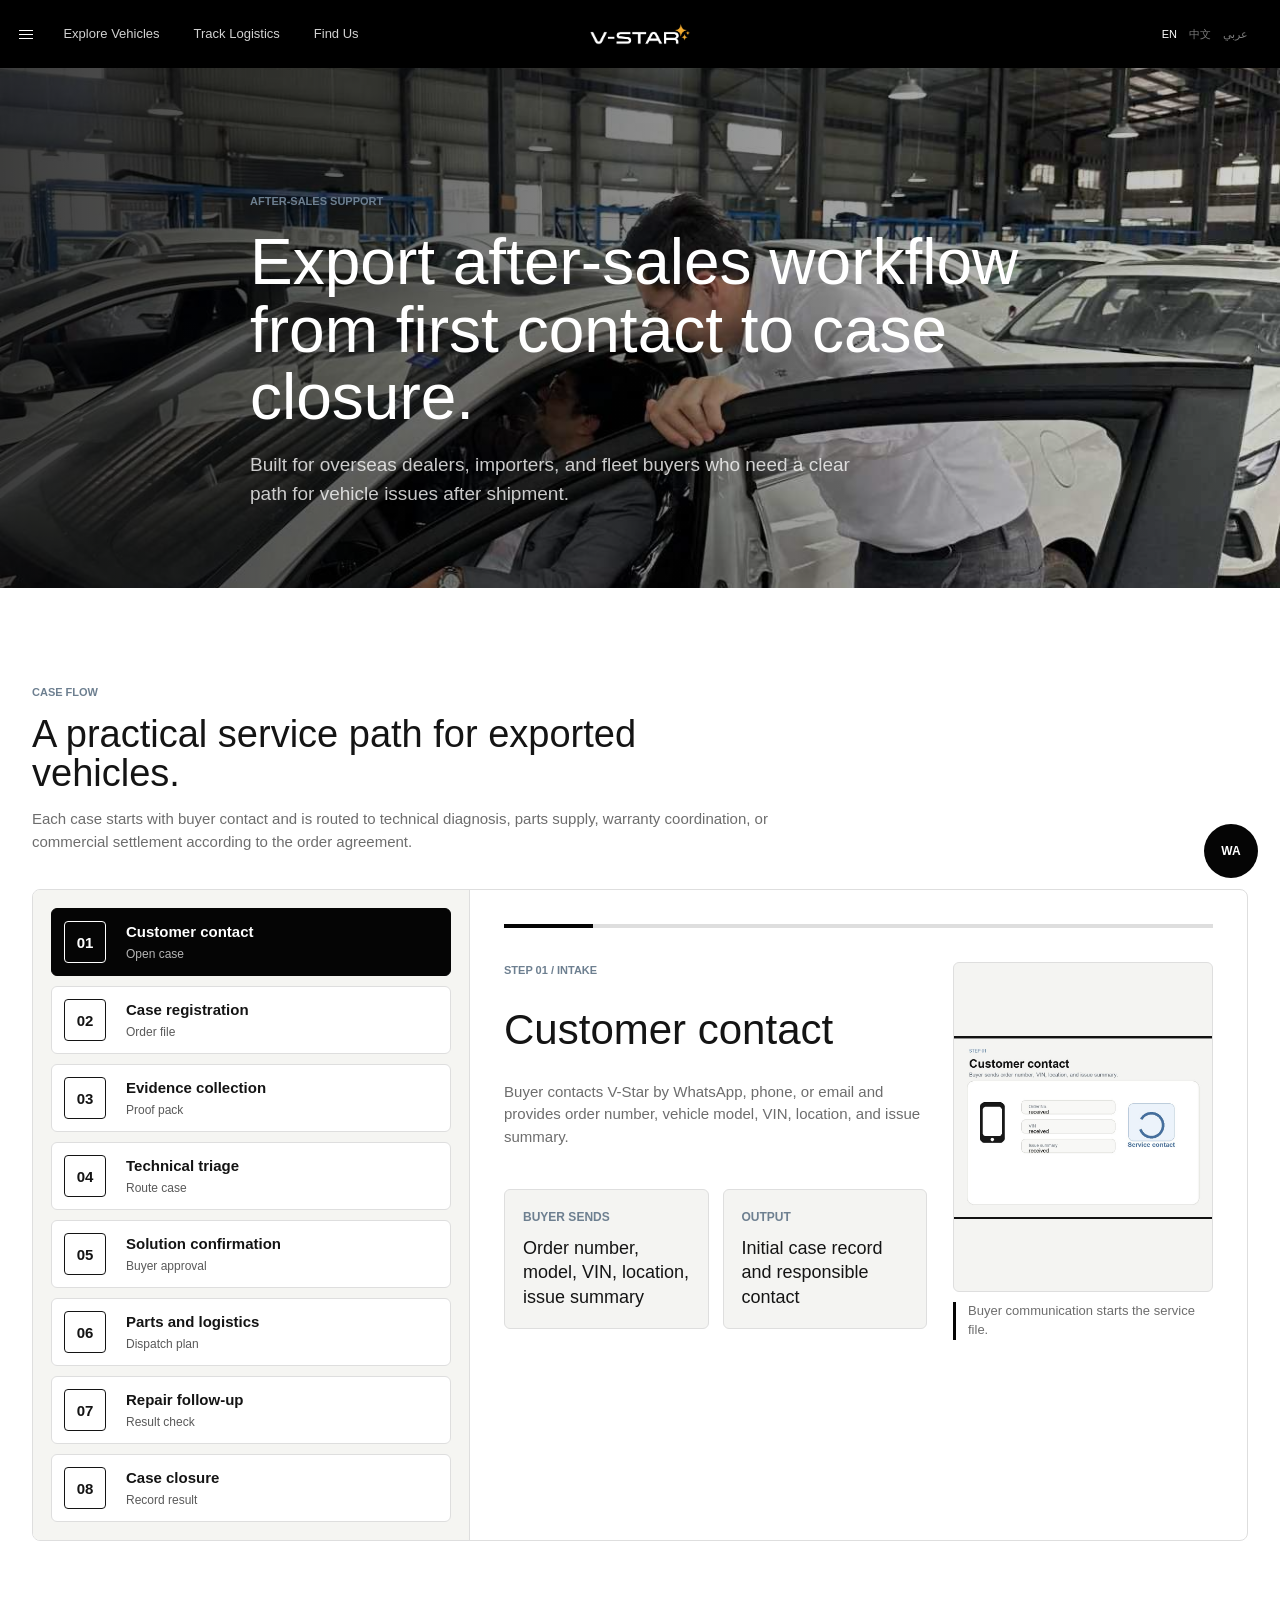
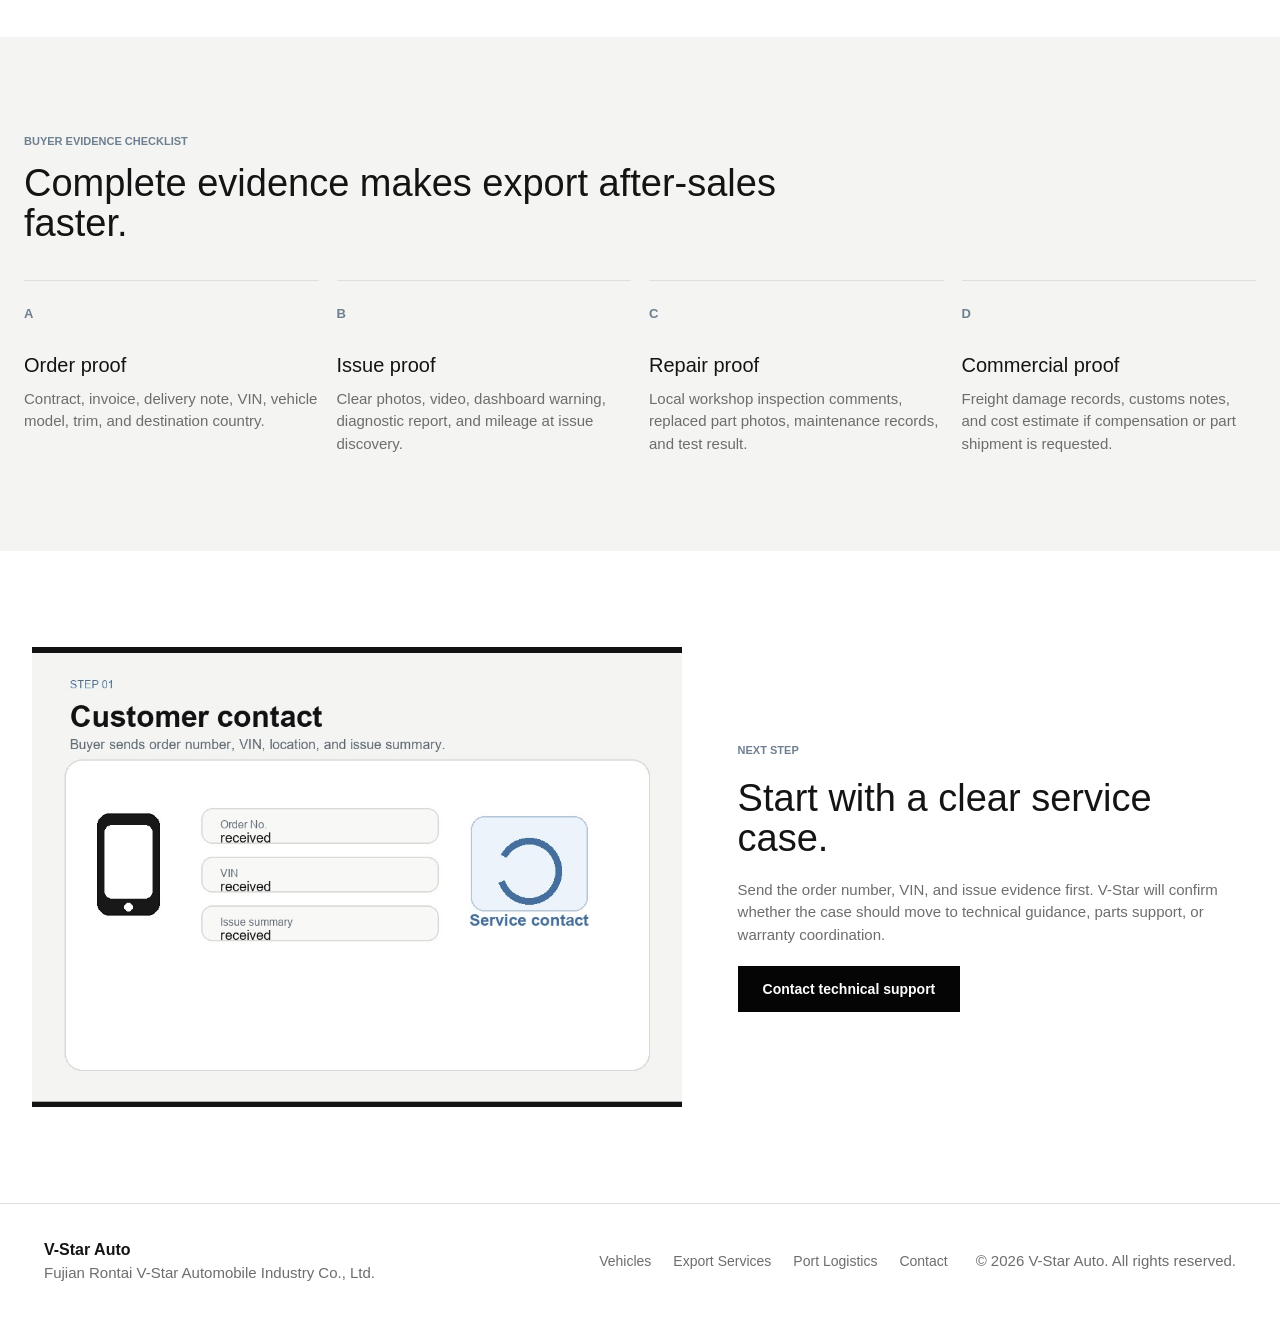
<file: after-sales.html>
<!DOCTYPE html>
<html lang="en">
  <head>
    <meta charset="UTF-8" />
    <meta name="viewport" content="width=device-width, initial-scale=1.0" />
    <title>After-sales Support | V-Star Auto</title>
    <meta name="description" content="V-Star Auto export after-sales workflow from customer contact to evidence review, solution approval, parts dispatch, and case closure." />
    <link rel="stylesheet" href="assets/css/styles.css" />
  </head>
  <body data-page="after-sales">
    <header class="site-header solid" data-header>
      <a class="brand" href="index.html" aria-label="V-Star Auto home"><span class="brand-mark" aria-hidden="true"></span><span class="brand-text">V-Star Auto</span></a>
      <button class="nav-toggle" type="button" aria-label="Open navigation" aria-expanded="false" data-nav-toggle><span></span><span></span><span></span></button>
      <nav class="site-nav" data-nav>
        <a href="index.html">Home</a><a href="vehicles.html">Vehicles</a><a href="services.html">Export Services</a><a href="contact.html">Contact</a>
      </nav>
    </header>

    <main class="page-main">
      <section class="page-hero">
        <img src="assets/img/inspection.jpg" alt="Vehicle inspection and after-sales case review" loading="eager" decoding="async" fetchpriority="high" />
        <div>
          <p class="eyebrow">After-sales support</p>
          <h1>Export after-sales workflow from first contact to case closure.</h1>
          <p>Built for overseas dealers, importers, and fleet buyers who need a clear path for vehicle issues after shipment.</p>
        </div>
      </section>

      <section class="section">
        <div class="section-heading">
          <p class="eyebrow">Case flow</p>
          <h2>A practical service path for exported vehicles.</h2>
          <p>Each case starts with buyer contact and is routed to technical diagnosis, parts supply, warranty coordination, or commercial settlement according to the order agreement.</p>
        </div>
        <div class="case-flow-board" data-case-flow>
          <div class="case-flow-steps" role="tablist" aria-label="After-sales case flow">
            <button class="case-flow-step is-active" type="button" role="tab" id="case-tab-01" aria-controls="case-panel-01" aria-selected="true" data-flow-step="case-panel-01"><span>01</span><strong>Customer contact</strong><small>Open case</small></button>
            <button class="case-flow-step" type="button" role="tab" id="case-tab-02" aria-controls="case-panel-02" aria-selected="false" data-flow-step="case-panel-02"><span>02</span><strong>Case registration</strong><small>Order file</small></button>
            <button class="case-flow-step" type="button" role="tab" id="case-tab-03" aria-controls="case-panel-03" aria-selected="false" data-flow-step="case-panel-03"><span>03</span><strong>Evidence collection</strong><small>Proof pack</small></button>
            <button class="case-flow-step" type="button" role="tab" id="case-tab-04" aria-controls="case-panel-04" aria-selected="false" data-flow-step="case-panel-04"><span>04</span><strong>Technical triage</strong><small>Route case</small></button>
            <button class="case-flow-step" type="button" role="tab" id="case-tab-05" aria-controls="case-panel-05" aria-selected="false" data-flow-step="case-panel-05"><span>05</span><strong>Solution confirmation</strong><small>Buyer approval</small></button>
            <button class="case-flow-step" type="button" role="tab" id="case-tab-06" aria-controls="case-panel-06" aria-selected="false" data-flow-step="case-panel-06"><span>06</span><strong>Parts and logistics</strong><small>Dispatch plan</small></button>
            <button class="case-flow-step" type="button" role="tab" id="case-tab-07" aria-controls="case-panel-07" aria-selected="false" data-flow-step="case-panel-07"><span>07</span><strong>Repair follow-up</strong><small>Result check</small></button>
            <button class="case-flow-step" type="button" role="tab" id="case-tab-08" aria-controls="case-panel-08" aria-selected="false" data-flow-step="case-panel-08"><span>08</span><strong>Case closure</strong><small>Record result</small></button>
          </div>
          <div class="case-flow-detail">
            <div class="case-flow-progress" aria-hidden="true"><span data-flow-progress></span></div>
            <article class="case-flow-panel is-active" id="case-panel-01" role="tabpanel" aria-labelledby="case-tab-01" data-flow-panel>
              <p class="eyebrow">Step 01 / Intake</p>
              <h3>Customer contact</h3>
              <p>Buyer contacts V-Star by WhatsApp, phone, or email and provides order number, vehicle model, VIN, location, and issue summary.</p>
              <div class="case-flow-output"><div><span>Buyer sends</span><strong>Order number, model, VIN, location, issue summary</strong></div><div><span>Output</span><strong>Initial case record and responsible contact</strong></div></div>
              <figure class="case-flow-visual">
                <img src="assets/img/after-sales/case-flow-01-contact.jpg" alt="Buyer communication and service contact" loading="lazy" decoding="async" />
                <figcaption>Buyer communication starts the service file.</figcaption>
              </figure>
            </article>
            <article class="case-flow-panel" id="case-panel-02" role="tabpanel" aria-labelledby="case-tab-02" data-flow-panel hidden>
              <p class="eyebrow">Step 02 / Registration</p>
              <h3>Case registration</h3>
              <p>V-Star records the case and checks order status, warranty notes, shipment terms, responsible contacts, and destination market details.</p>
              <div class="case-flow-output"><div><span>V-Star checks</span><strong>Contract file, invoice, shipment record, warranty note</strong></div><div><span>Output</span><strong>Case route and response priority</strong></div></div>
              <figure class="case-flow-visual">
                <img src="assets/img/after-sales/case-flow-02-registration.jpg" alt="Order and service record review" loading="lazy" decoding="async" />
                <figcaption>Order records are checked before routing.</figcaption>
              </figure>
            </article>
            <article class="case-flow-panel" id="case-panel-03" role="tabpanel" aria-labelledby="case-tab-03" data-flow-panel hidden>
              <p class="eyebrow">Step 03 / Evidence</p>
              <h3>Evidence collection</h3>
              <p>Buyer submits photos, videos, diagnostic codes, mileage, maintenance records, and workshop comments before disassembly when possible.</p>
              <div class="case-flow-output"><div><span>Required proof</span><strong>Photos, video, fault code, mileage, local workshop notes</strong></div><div><span>Output</span><strong>Complete evidence pack for supplier or warranty review</strong></div></div>
              <figure class="case-flow-visual">
                <img src="assets/img/after-sales/case-flow-03-evidence.jpg" alt="Vehicle inspection evidence collection" loading="lazy" decoding="async" />
                <figcaption>Photos and inspection notes support review.</figcaption>
              </figure>
            </article>
            <article class="case-flow-panel" id="case-panel-04" role="tabpanel" aria-labelledby="case-tab-04" data-flow-panel hidden>
              <p class="eyebrow">Step 04 / Diagnosis</p>
              <h3>Technical triage</h3>
              <p>The case is classified as operation guidance, consumable part replacement, shipping damage, warranty assessment, or non-warranty repair support.</p>
              <div class="case-flow-output"><div><span>Decision route</span><strong>Guidance, parts, warranty, supplier feedback, or local repair</strong></div><div><span>Output</span><strong>Recommended handling path</strong></div></div>
              <figure class="case-flow-visual">
                <img src="assets/img/after-sales/case-flow-04-triage.jpg" alt="Technical inspection and issue classification" loading="lazy" decoding="async" />
                <figcaption>Technical checks classify the support route.</figcaption>
              </figure>
            </article>
            <article class="case-flow-panel" id="case-panel-05" role="tabpanel" aria-labelledby="case-tab-05" data-flow-panel hidden>
              <p class="eyebrow">Step 05 / Approval</p>
              <h3>Solution confirmation</h3>
              <p>V-Star confirms the support route with the buyer before repair cost, replacement parts, or supplier feedback work continues.</p>
              <div class="case-flow-output"><div><span>Buyer confirms</span><strong>Preferred route, cost responsibility, timing, destination contact</strong></div><div><span>Output</span><strong>Approved service action</strong></div></div>
              <figure class="case-flow-visual">
                <img src="assets/img/after-sales/case-flow-05-approval.jpg" alt="Buyer service solution confirmation meeting" loading="lazy" decoding="async" />
                <figcaption>Confirmed actions keep cost and timing clear.</figcaption>
              </figure>
            </article>
            <article class="case-flow-panel" id="case-panel-06" role="tabpanel" aria-labelledby="case-tab-06" data-flow-panel hidden>
              <p class="eyebrow">Step 06 / Supply</p>
              <h3>Parts and logistics</h3>
              <p>For approved parts, V-Star checks inventory, price, package weight, freight option, export documents, and dispatch timing.</p>
              <div class="case-flow-output"><div><span>V-Star prepares</span><strong>Stock check, quotation, packing data, freight reference</strong></div><div><span>Output</span><strong>Parts dispatch plan and logistics update</strong></div></div>
              <figure class="case-flow-visual">
                <img src="assets/img/after-sales/case-flow-06-logistics.jpg" alt="Parts dispatch and port logistics route" loading="lazy" decoding="async" />
                <figcaption>Parts support is tied to freight and port updates.</figcaption>
              </figure>
            </article>
            <article class="case-flow-panel" id="case-panel-07" role="tabpanel" aria-labelledby="case-tab-07" data-flow-panel hidden>
              <p class="eyebrow">Step 07 / Follow-up</p>
              <h3>Repair follow-up</h3>
              <p>Buyer reports installation result, repair photos, test result, and any remaining symptoms so the case can be adjusted if needed.</p>
              <div class="case-flow-output"><div><span>Buyer returns</span><strong>Installation photos, test drive result, remaining symptoms</strong></div><div><span>Output</span><strong>Confirmed repair result or adjusted plan</strong></div></div>
              <figure class="case-flow-visual">
                <img src="assets/img/after-sales/case-flow-07-follow-up.jpg" alt="Vehicle repair result and follow-up check" loading="lazy" decoding="async" />
                <figcaption>Follow-up evidence confirms the repair result.</figcaption>
              </figure>
            </article>
            <article class="case-flow-panel" id="case-panel-08" role="tabpanel" aria-labelledby="case-tab-08" data-flow-panel hidden>
              <p class="eyebrow">Step 08 / Closure</p>
              <h3>Case closure</h3>
              <p>V-Star records the final result, keeps evidence for future claims, and updates product or supplier feedback when repeated issues appear.</p>
              <div class="case-flow-output"><div><span>Record kept</span><strong>Final cause, solution, evidence, supplier feedback</strong></div><div><span>Output</span><strong>Closed case archive and repeat-issue note</strong></div></div>
              <figure class="case-flow-visual">
                <img src="assets/img/after-sales/case-flow-08-closure.jpg" alt="Closed service case archive documents" loading="lazy" decoding="async" />
                <figcaption>Closed cases remain traceable for later review.</figcaption>
              </figure>
            </article>
          </div>
        </div>
      </section>

      <section class="section muted-band">
        <div class="section-heading">
          <p class="eyebrow">Buyer evidence checklist</p>
          <h2>Complete evidence makes export after-sales faster.</h2>
        </div>
        <div class="process-grid">
          <article><span>A</span><h3>Order proof</h3><p>Contract, invoice, delivery note, VIN, vehicle model, trim, and destination country.</p></article>
          <article><span>B</span><h3>Issue proof</h3><p>Clear photos, video, dashboard warning, diagnostic report, and mileage at issue discovery.</p></article>
          <article><span>C</span><h3>Repair proof</h3><p>Local workshop inspection comments, replaced part photos, maintenance records, and test result.</p></article>
          <article><span>D</span><h3>Commercial proof</h3><p>Freight damage records, customs notes, and cost estimate if compensation or part shipment is requested.</p></article>
        </div>
      </section>

      <section class="split-section">
        <div class="split-media"><img src="assets/img/after-sales/case-flow-01-contact.jpg" alt="After-sales service case contact reference" loading="lazy" decoding="async" /></div>
        <div class="split-copy">
          <p class="eyebrow">Next step</p>
          <h2>Start with a clear service case.</h2>
          <p>Send the order number, VIN, and issue evidence first. V-Star will confirm whether the case should move to technical guidance, parts support, or warranty coordination.</p>
          <div class="map-actions">
            <a class="button button-dark" href="technical-guidance.html">Contact technical support</a>
            <a class="button button-ghost" href="parts-support.html">Search parts stock</a>
          </div>
        </div>
      </section>
    </main>

    <footer class="site-footer"><div><strong>V-Star Auto</strong><p>Fujian Rontai V-Star Automobile Industry Co., Ltd.</p></div><div><a href="vehicles.html">Vehicles</a><a href="services.html">Export Services</a><a href="port-logistics.html">Port Logistics</a><a href="contact.html">Contact</a></div><p>&copy; 2026 V-Star Auto. All rights reserved.</p></footer>
    <a class="float-whatsapp" href="https://wa.me/8613852965434" aria-label="Contact V-Star Auto on WhatsApp">WA</a>
    <script src="assets/js/content-defaults.js"></script>
    <script src="assets/js/content-overrides.js"></script>
    <script src="assets/js/main.js"></script>
  </body>
</html>
</file>
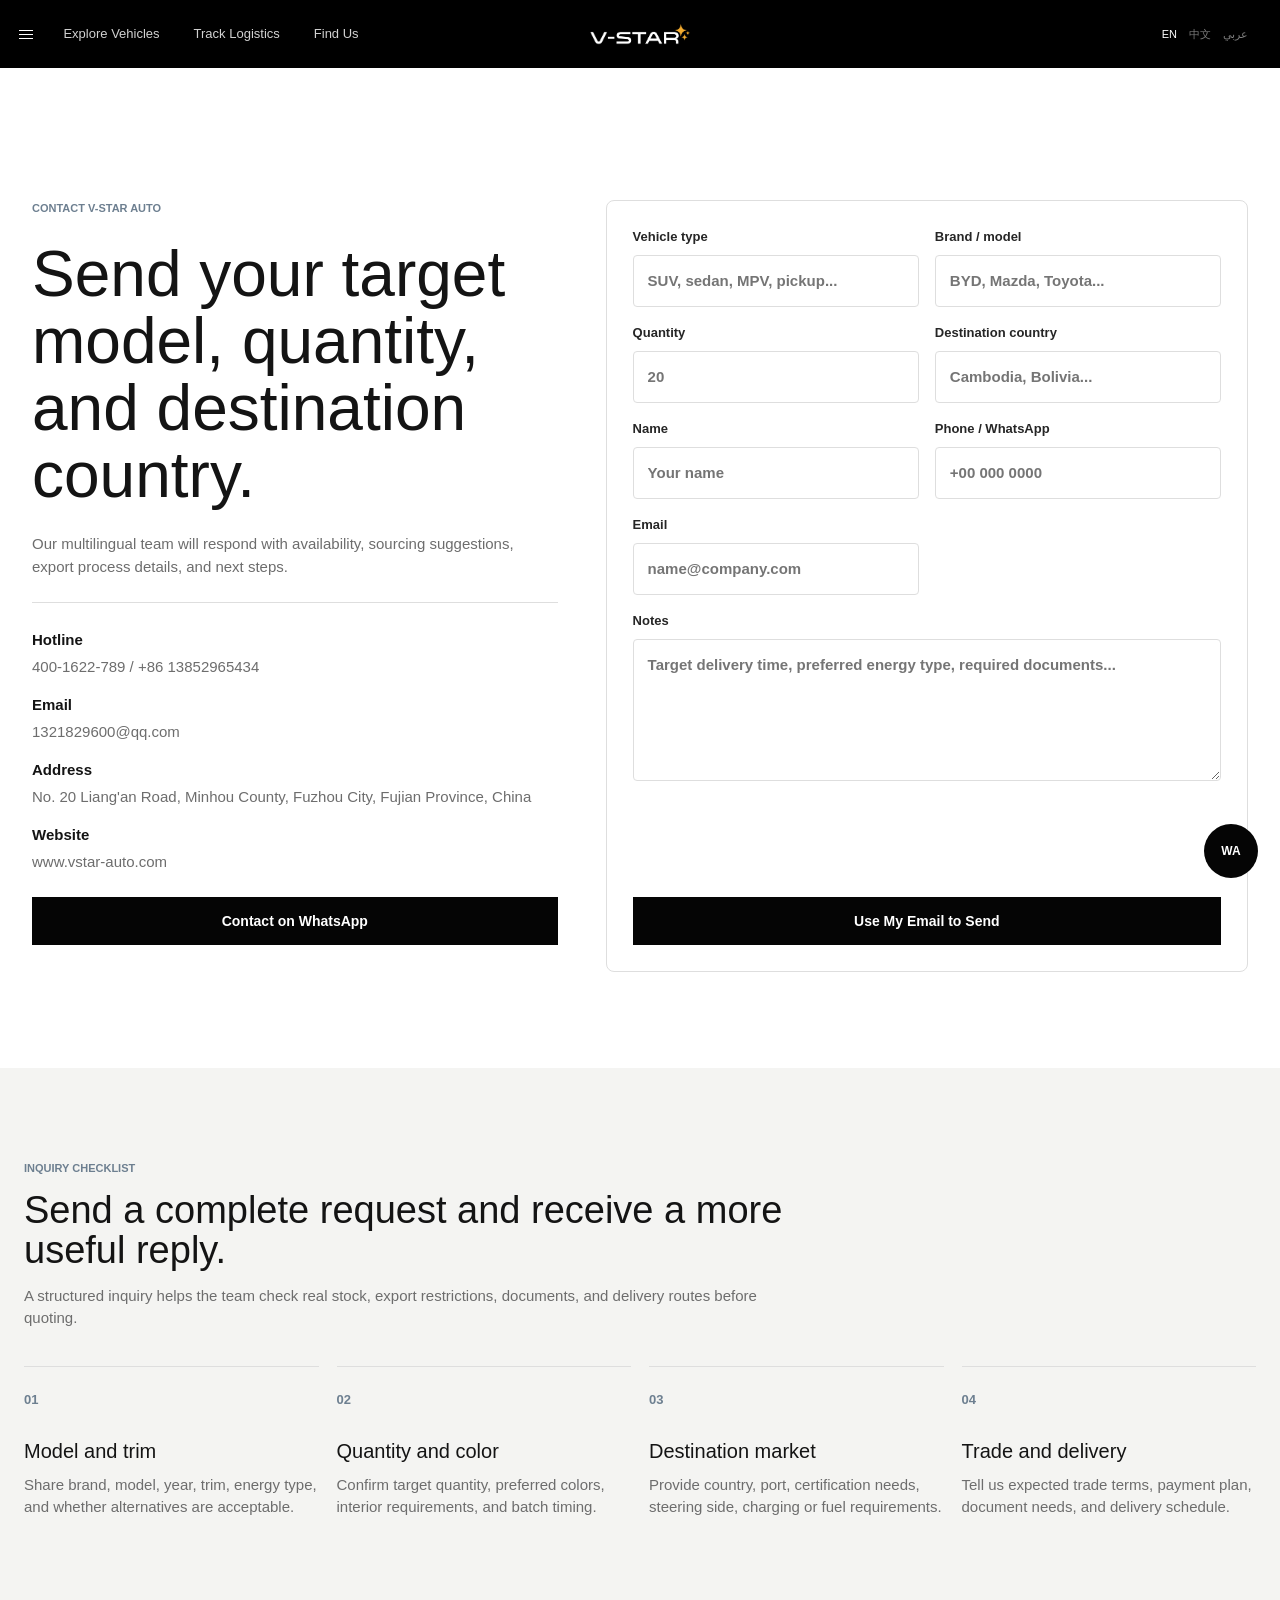
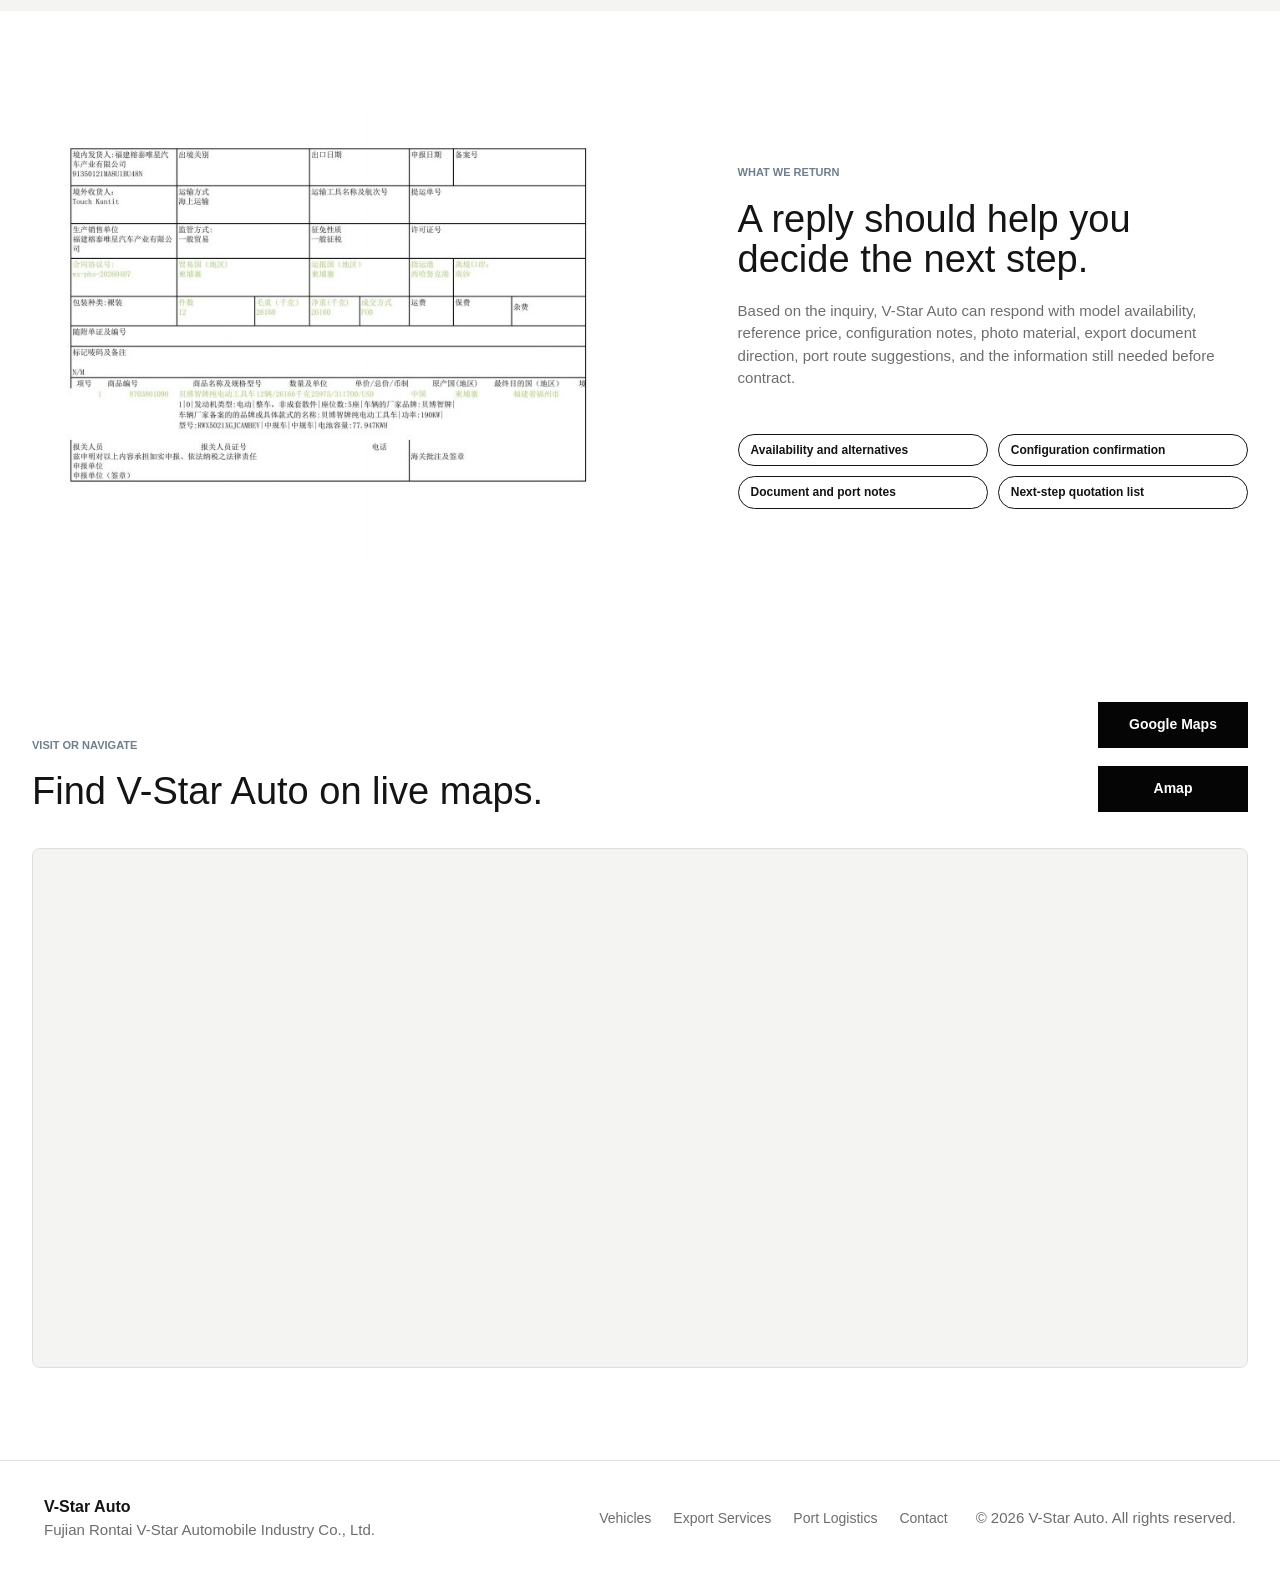
<file: contact.html>
<!DOCTYPE html>
<html lang="en">
  <head>
    <meta charset="UTF-8" />
    <meta name="viewport" content="width=device-width, initial-scale=1.0" />
    <title>Contact | V-Star Auto</title>
    <meta name="description" content="Send a structured vehicle export inquiry to V-Star Auto or contact the team by WhatsApp, email, or phone." />
    <link rel="stylesheet" href="assets/css/styles.css" />
  </head>
  <body data-page="contact">
    <header class="site-header solid" data-header>
      <a class="brand" href="index.html" aria-label="V-Star Auto home"><span class="brand-mark" aria-hidden="true"></span><span class="brand-text">V-Star Auto</span></a>
      <button class="nav-toggle" type="button" aria-label="Open navigation" aria-expanded="false" data-nav-toggle><span></span><span></span><span></span></button>
      <nav class="site-nav" data-nav>
        <a href="index.html">Home</a><a href="vehicles.html">Vehicles</a><a href="services.html">Export Services</a><a href="about.html">About</a><a href="news.html">News</a><a class="nav-cta" href="contact.html">Send Inquiry</a>
      </nav>
    </header>

    <main class="page-main">
      <section class="contact-layout">
        <div class="contact-copy">
          <p class="eyebrow">Contact V-Star Auto</p>
          <h1>Send your target model, quantity, and destination country.</h1>
          <p>Our multilingual team will respond with availability, sourcing suggestions, export process details, and next steps.</p>
          <div class="contact-list">
            <p><strong>Hotline</strong><span>400-1622-789 / +86 13852965434</span></p>
            <p><strong>Email</strong><span>1321829600@qq.com</span></p>
            <p><strong>Address</strong><span>No. 20 Liang'an Road, Minhou County, Fuzhou City, Fujian Province, China</span></p>
            <p><strong>Website</strong><span>www.vstar-auto.com</span></p>
          </div>
          <a class="button button-dark" href="https://wa.me/8613852965434">Contact on WhatsApp</a>
        </div>

        <form class="inquiry-form" data-inquiry-form>
          <div class="inquiry-fields">
            <label>Vehicle type <input name="vehicleType" required placeholder="SUV, sedan, MPV, pickup..." /></label>
            <label>Brand / model <input name="brandModel" required placeholder="BYD, Mazda, Toyota..." /></label>
            <label>Quantity <input name="quantity" required type="number" min="1" placeholder="20" /></label>
            <label>Destination country <input name="destination" required placeholder="Cambodia, Bolivia..." /></label>
            <label>Name <input name="name" required placeholder="Your name" /></label>
            <label>Phone / WhatsApp <input name="phone" required placeholder="+00 000 0000" /></label>
            <label>Email <input name="email" required type="email" placeholder="name@company.com" /></label>
            <label class="full">Notes <textarea name="notes" rows="5" placeholder="Target delivery time, preferred energy type, required documents..."></textarea></label>
          </div>
          <button class="button button-dark full" type="submit">Use My Email to Send</button>
          <p class="form-message" data-form-message role="status"></p>
          <div class="email-send-panel full" data-email-send-panel hidden>
            <p><strong>Send from your own mailbox</strong><span>The email content is ready. Choose your mailbox, sign in if needed, then send it from your account.</span></p>
            <div class="email-send-actions">
              <a class="button button-dark" href="#" data-email-default>Default email</a>
              <a class="button button-outline" href="#" target="_blank" rel="noopener" data-email-gmail>Gmail</a>
              <a class="button button-outline" href="#" target="_blank" rel="noopener" data-email-outlook>Outlook</a>
            </div>
          </div>
        </form>
      </section>

      <section class="section section-tight muted-band">
        <div class="section-heading">
          <p class="eyebrow">Inquiry checklist</p>
          <h2>Send a complete request and receive a more useful reply.</h2>
          <p>A structured inquiry helps the team check real stock, export restrictions, documents, and delivery routes before quoting.</p>
        </div>
        <div class="process-grid">
          <article><span>01</span><h3>Model and trim</h3><p>Share brand, model, year, trim, energy type, and whether alternatives are acceptable.</p></article>
          <article><span>02</span><h3>Quantity and color</h3><p>Confirm target quantity, preferred colors, interior requirements, and batch timing.</p></article>
          <article><span>03</span><h3>Destination market</h3><p>Provide country, port, certification needs, steering side, charging or fuel requirements.</p></article>
          <article><span>04</span><h3>Trade and delivery</h3><p>Tell us expected trade terms, payment plan, document needs, and delivery schedule.</p></article>
        </div>
      </section>

      <section class="split-section">
        <div class="split-media"><img src="assets/img/customs-doc.jpg" alt="Vehicle export documents and inquiry preparation" loading="lazy" decoding="async" /></div>
        <div class="split-copy">
          <p class="eyebrow">What we return</p>
          <h2>A reply should help you decide the next step.</h2>
          <p>Based on the inquiry, V-Star Auto can respond with model availability, reference price, configuration notes, photo material, export document direction, port route suggestions, and the information still needed before contract.</p>
          <div class="compact-checks">
            <span>Availability and alternatives</span>
            <span>Configuration confirmation</span>
            <span>Document and port notes</span>
            <span>Next-step quotation list</span>
          </div>
        </div>
      </section>

      <section class="section section-tight location-panel">
        <div class="section-heading spread">
          <div>
            <p class="eyebrow">Visit or navigate</p>
            <h2>Find V-Star Auto on live maps.</h2>
          </div>
          <div class="map-actions map-actions-dark">
            <a class="button button-dark" href="https://www.google.com/maps/search/?api=1&query=%E7%A6%8F%E5%BB%BA%E7%9C%81%E7%A6%8F%E5%B7%9E%E5%B8%82%E9%97%BD%E4%BE%AF%E5%8E%BF%E5%B0%9A%E5%B9%B2%E9%95%87%E8%89%AF%E5%AE%89%E8%B7%AF20%E5%8F%B7" target="_blank" rel="noopener">Google Maps</a>
            <a class="button button-dark" href="https://uri.amap.com/search?keyword=%E7%A6%8F%E5%BB%BA%E7%9C%81%E7%A6%8F%E5%B7%9E%E5%B8%82%E9%97%BD%E4%BE%AF%E5%8E%BF%E5%B0%9A%E5%B9%B2%E9%95%87%E8%89%AF%E5%AE%89%E8%B7%AF20%E5%8F%B7&city=%E7%A6%8F%E5%B7%9E&src=vstar-auto&callnative=0" target="_blank" rel="noopener">Amap</a>
          </div>
        </div>
        <div class="map-embed map-embed-large">
          <iframe
            title="V-Star Auto address on Google Maps"
            src="https://www.google.com/maps?q=%E7%A6%8F%E5%BB%BA%E7%9C%81%E7%A6%8F%E5%B7%9E%E5%B8%82%E9%97%BD%E4%BE%AF%E5%8E%BF%E5%B0%9A%E5%B9%B2%E9%95%87%E8%89%AF%E5%AE%89%E8%B7%AF20%E5%8F%B7&z=17&output=embed"
            loading="lazy"
            referrerpolicy="no-referrer-when-downgrade"
          ></iframe>
        </div>
      </section>
    </main>

    <footer class="site-footer"><div><strong>V-Star Auto</strong><p>Fujian Rontai V-Star Automobile Industry Co., Ltd.</p></div><div><a href="vehicles.html">Vehicles</a><a href="services.html">Export Services</a><a href="port-logistics.html">Port Logistics</a><a href="contact.html">Contact</a></div><p>&copy; 2026 V-Star Auto. All rights reserved.</p></footer>
    <a class="float-whatsapp" href="https://wa.me/8613852965434" aria-label="Contact V-Star Auto on WhatsApp">WA</a>
    <script src="assets/js/content-defaults.js"></script>
    <script src="assets/js/content-overrides.js"></script>
    <script src="assets/js/main.js"></script>
  </body>
</html>
</file>
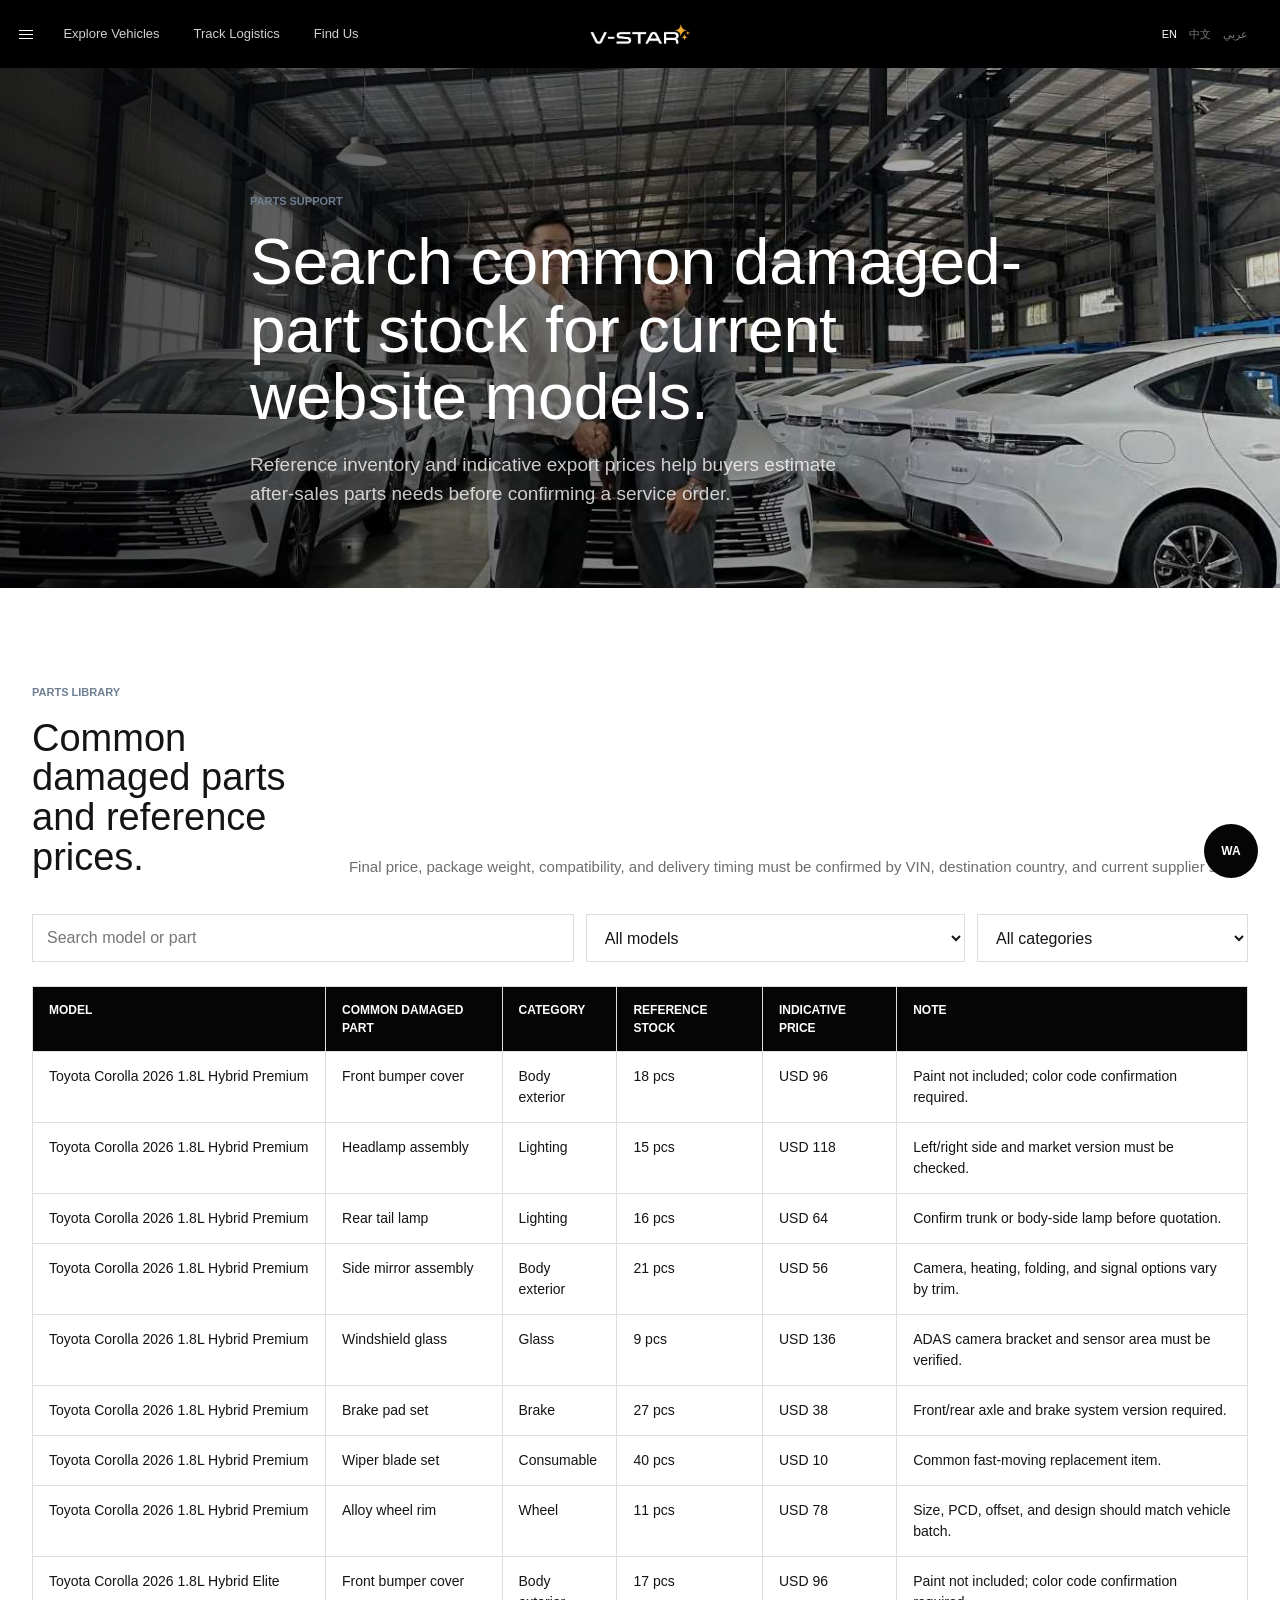
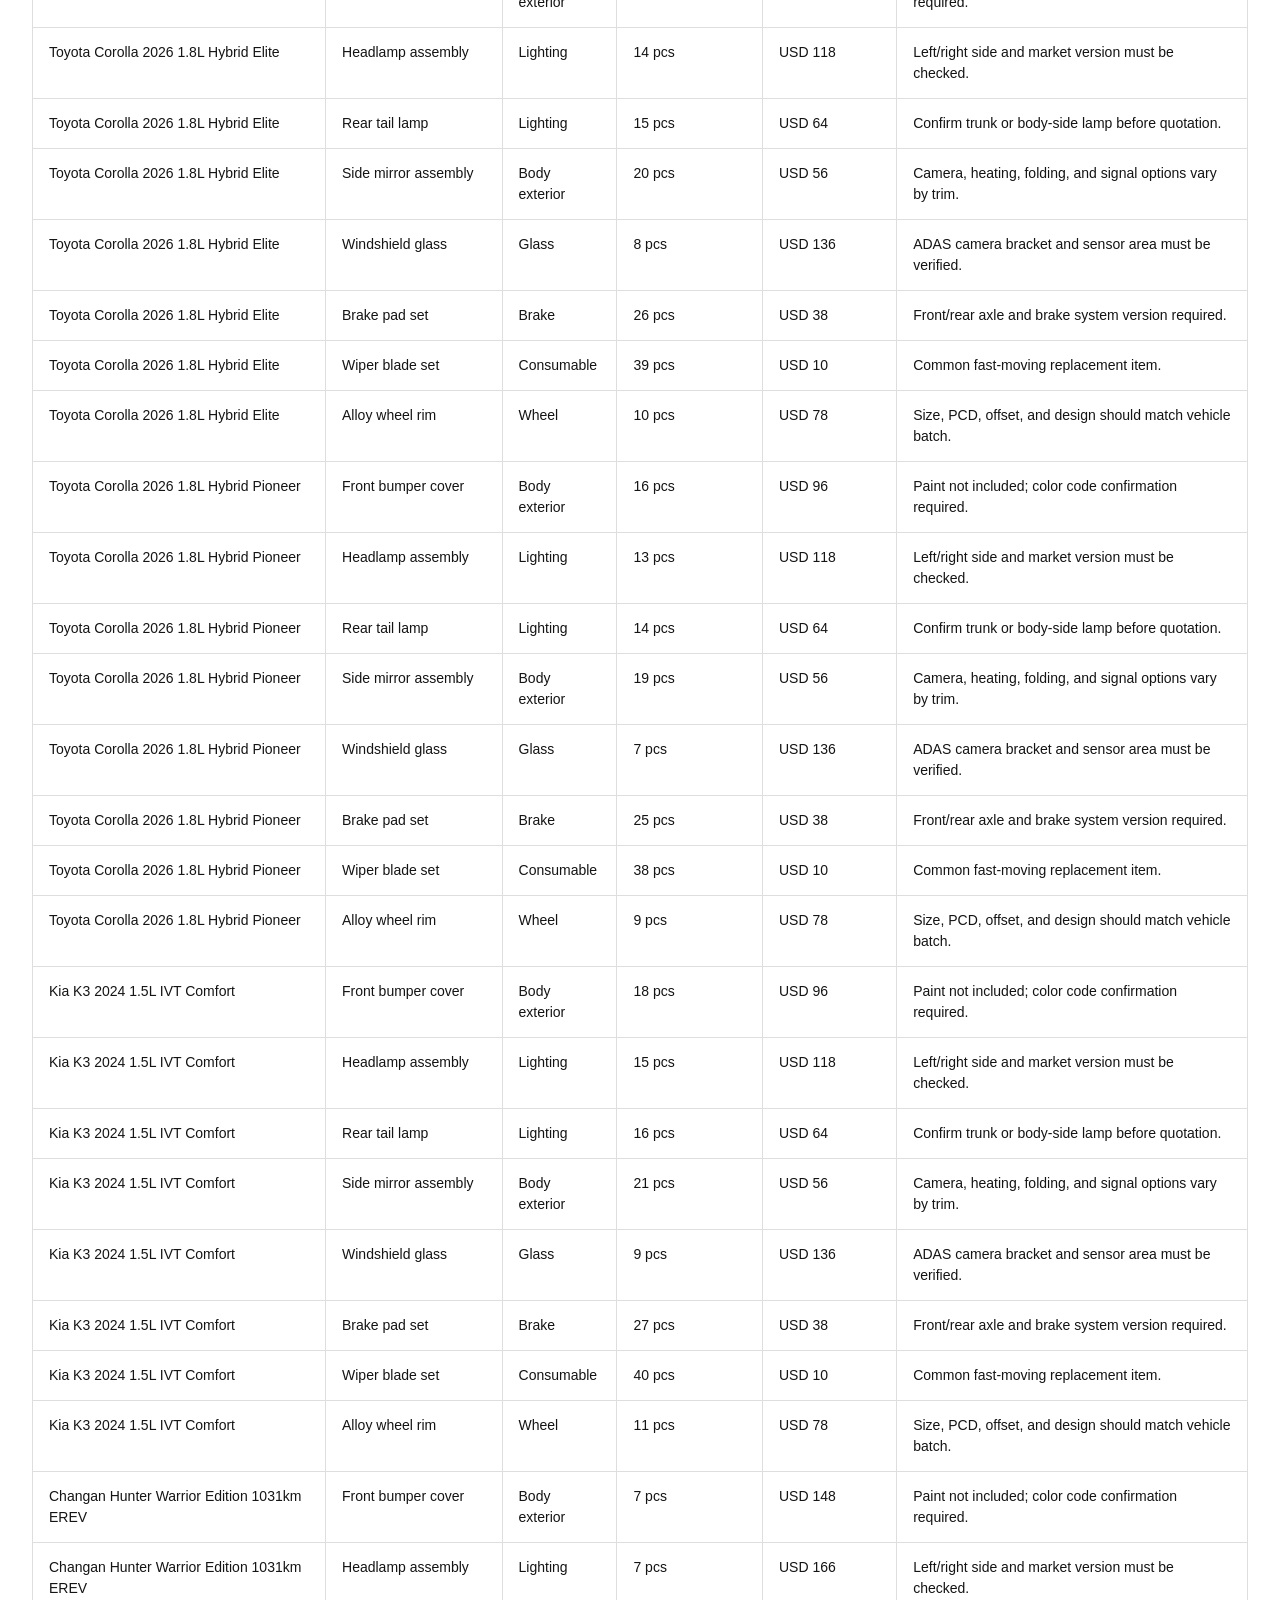
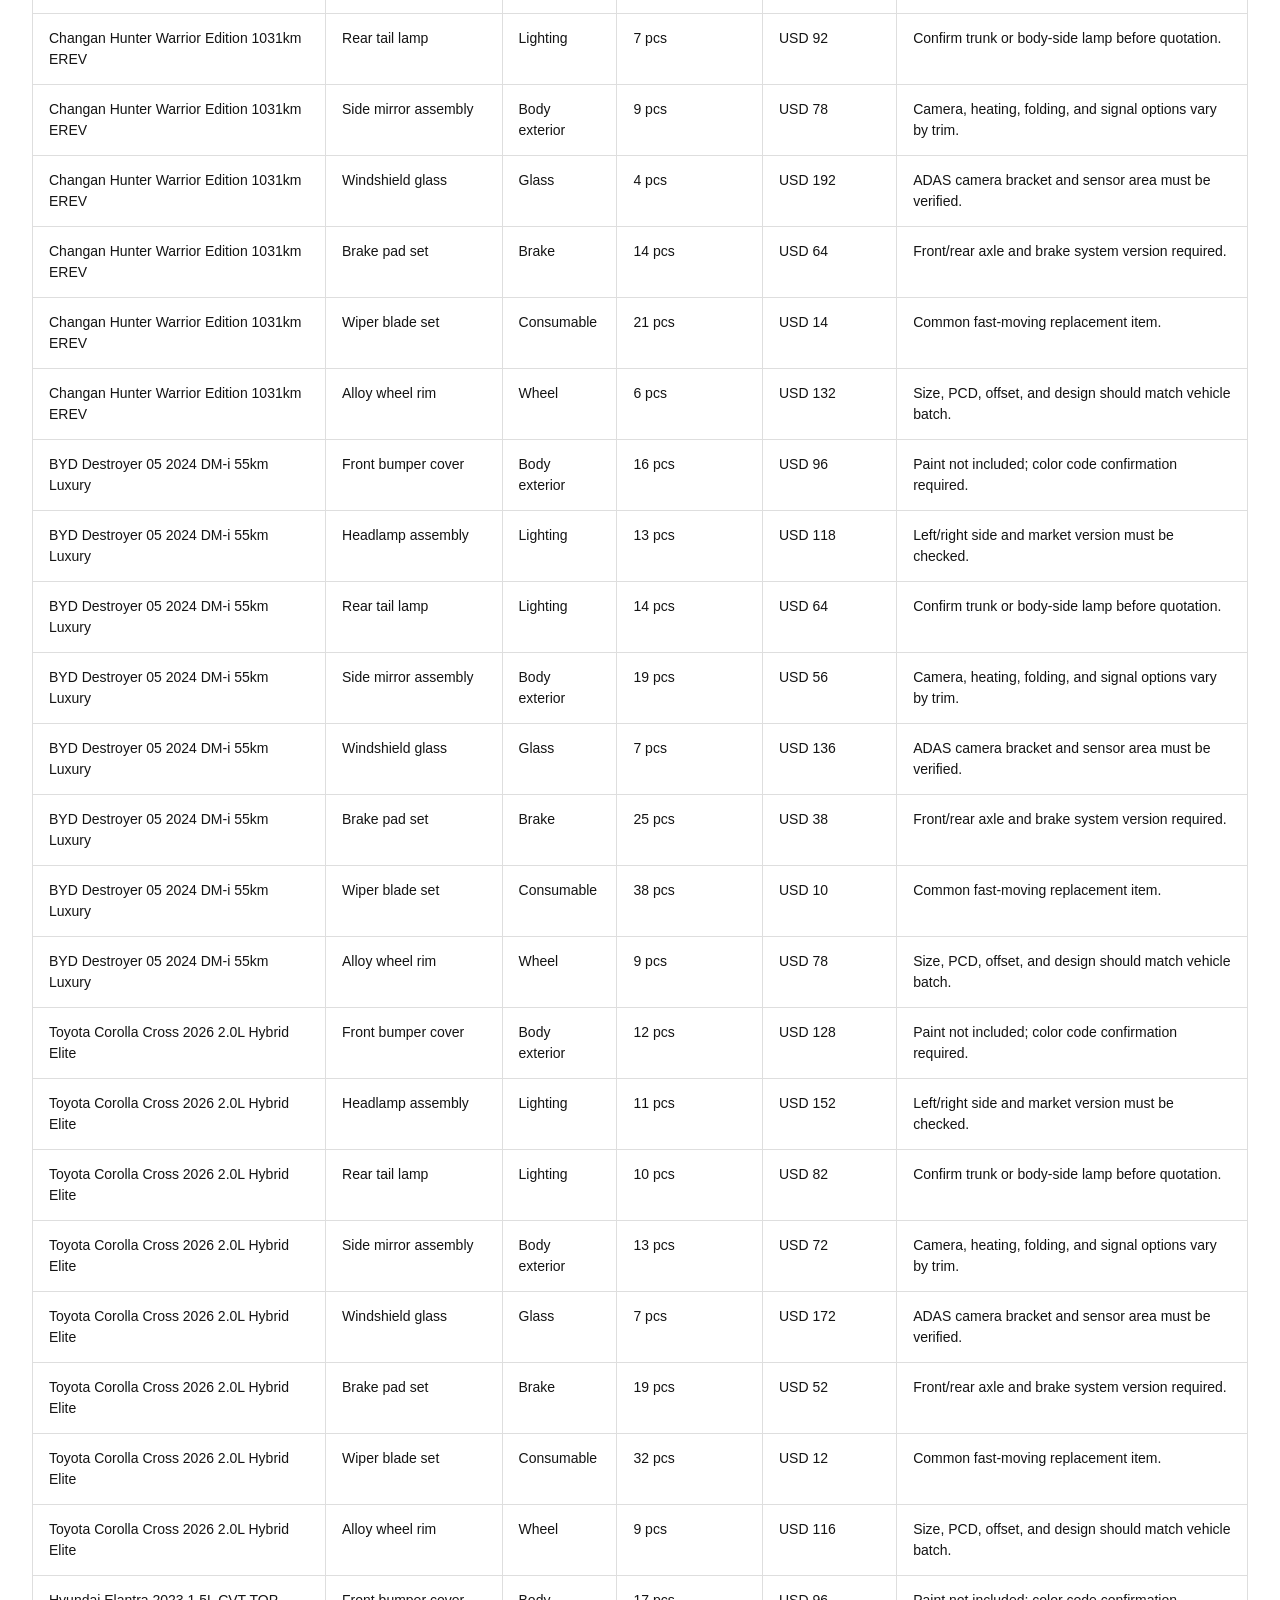
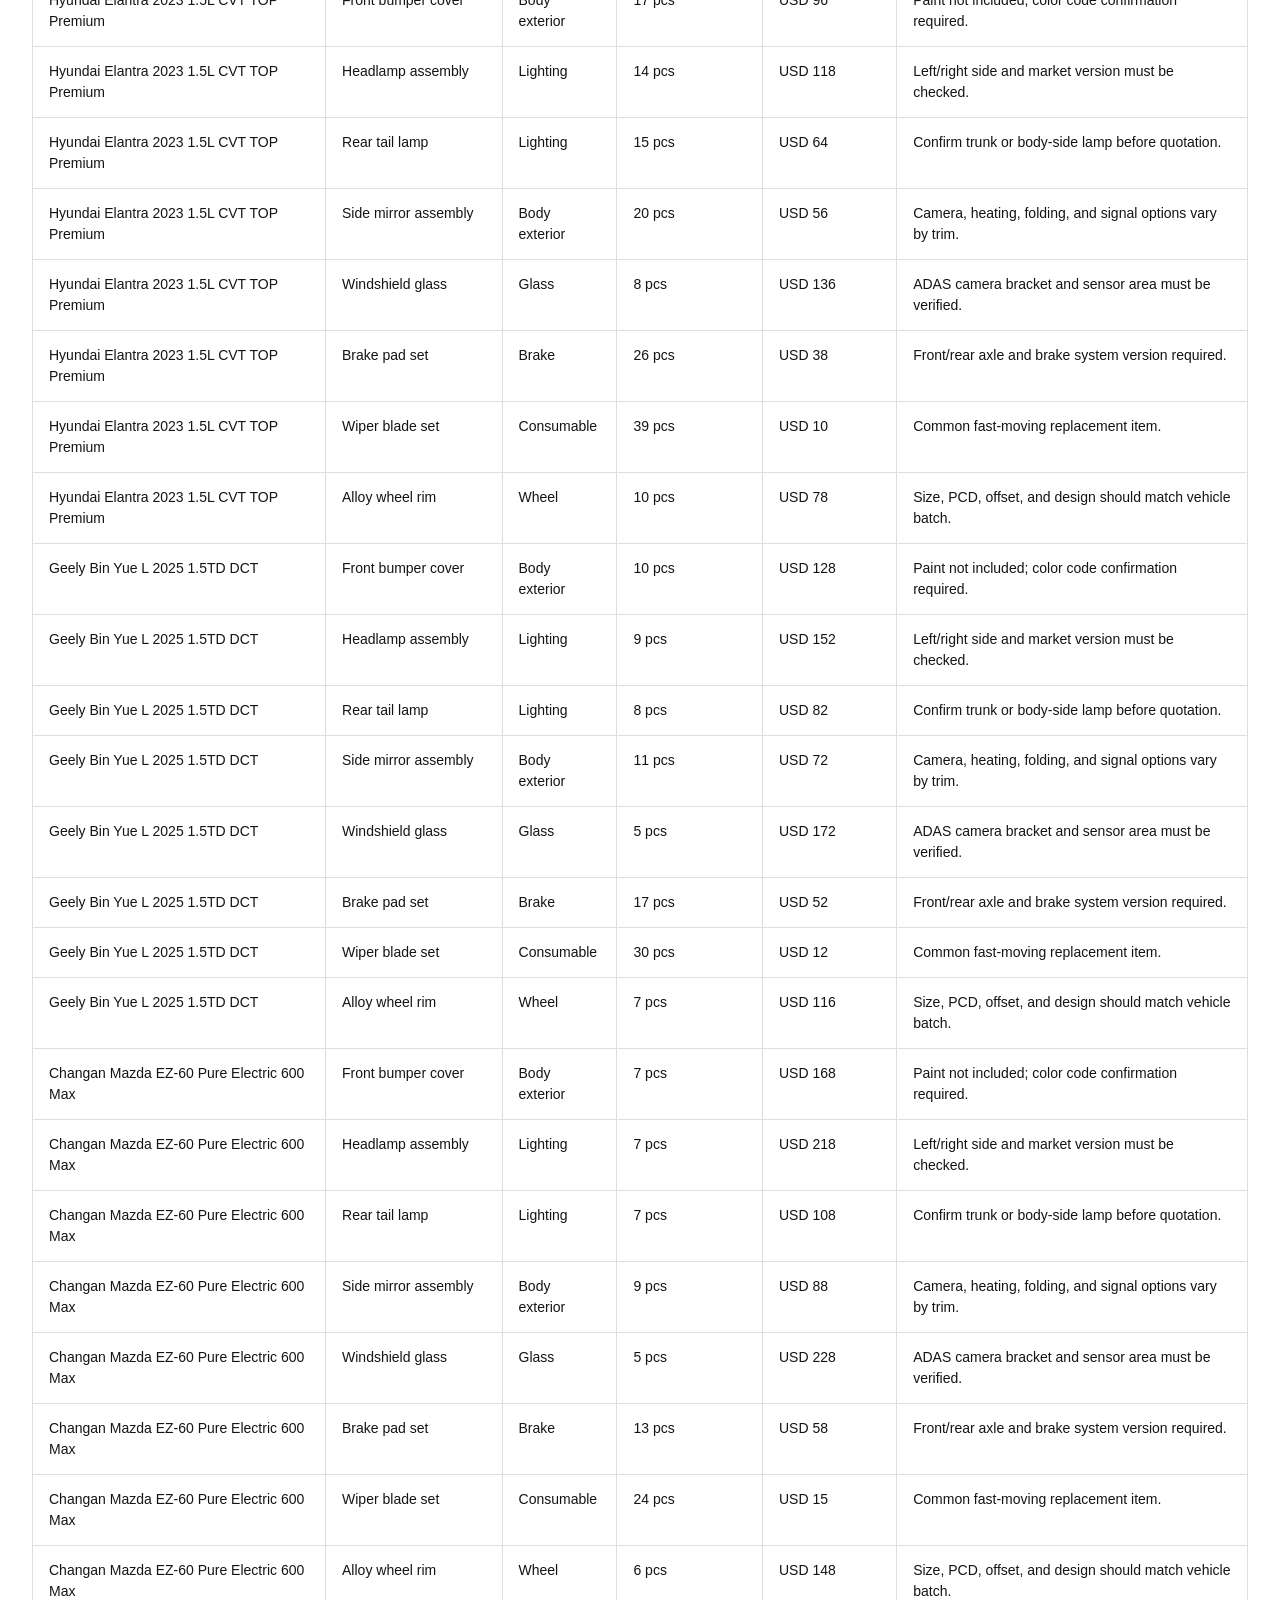
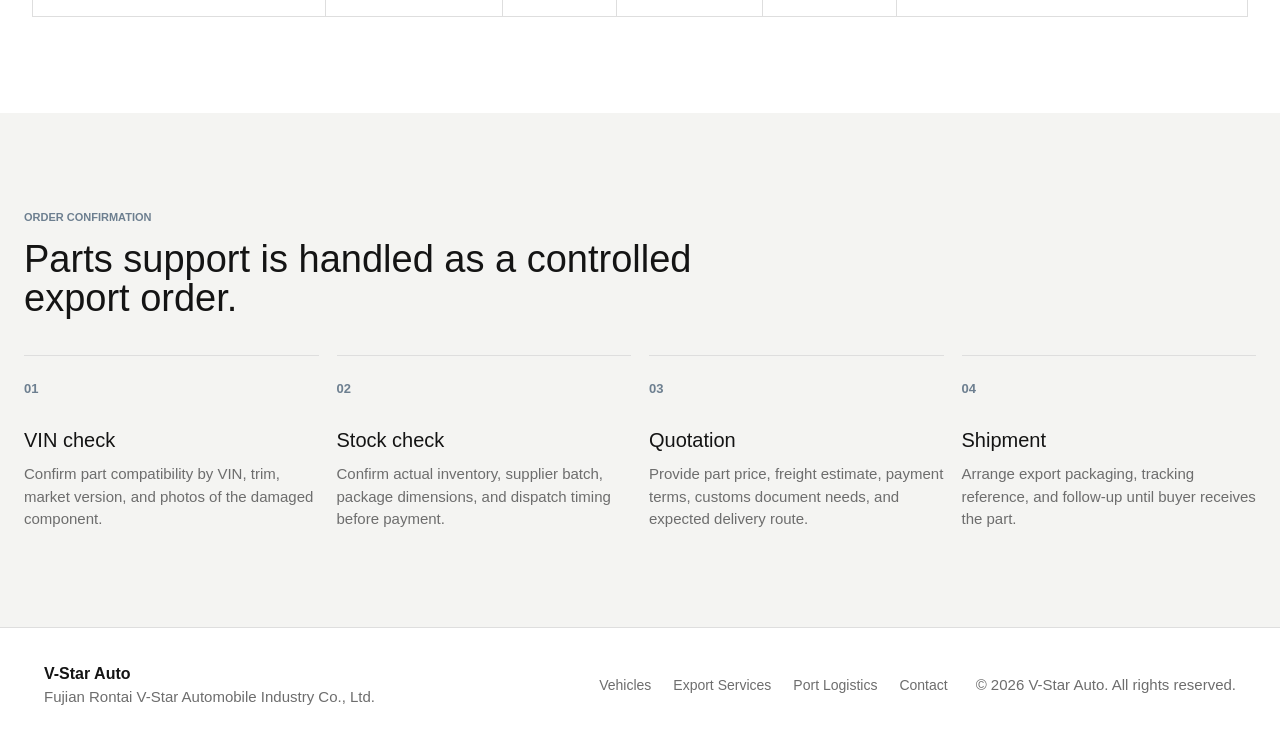
<file: parts-support.html>
<!DOCTYPE html>
<html lang="en">
  <head>
    <meta charset="UTF-8" />
    <meta name="viewport" content="width=device-width, initial-scale=1.0" />
    <title>Parts Support | V-Star Auto</title>
    <meta name="description" content="Search common damaged spare parts, reference inventory, and indicative export prices for V-Star Auto website models." />
    <link rel="stylesheet" href="assets/css/styles.css" />
  </head>
  <body data-page="parts-support">
    <header class="site-header solid" data-header>
      <a class="brand" href="index.html" aria-label="V-Star Auto home"><span class="brand-mark" aria-hidden="true"></span><span class="brand-text">V-Star Auto</span></a>
      <button class="nav-toggle" type="button" aria-label="Open navigation" aria-expanded="false" data-nav-toggle><span></span><span></span><span></span></button>
      <nav class="site-nav" data-nav>
        <a href="index.html">Home</a><a href="vehicles.html">Vehicles</a><a href="services.html">Export Services</a><a href="contact.html">Contact</a>
      </nav>
    </header>

    <main class="page-main">
      <section class="page-hero">
        <img src="assets/img/factory-vehicles.jpg" alt="Vehicle parts and stock support" loading="eager" decoding="async" fetchpriority="high" />
        <div>
          <p class="eyebrow">Parts support</p>
          <h1>Search common damaged-part stock for current website models.</h1>
          <p>Reference inventory and indicative export prices help buyers estimate after-sales parts needs before confirming a service order.</p>
        </div>
      </section>

      <section class="section">
        <div class="section-heading spread">
          <div>
            <p class="eyebrow">Parts library</p>
            <h2>Common damaged parts and reference prices.</h2>
          </div>
          <p>Final price, package weight, compatibility, and delivery timing must be confirmed by VIN, destination country, and current supplier stock.</p>
        </div>

        <div class="parts-toolbar" data-parts-library>
          <input type="search" placeholder="Search model or part" aria-label="Search model or part" data-parts-search />
          <select aria-label="Filter by model" data-parts-model>
            <option value="all">All models</option>
          </select>
          <select aria-label="Filter by category" data-parts-category>
            <option value="all">All categories</option>
          </select>
        </div>

        <div class="parts-table-wrap">
          <table class="parts-table">
            <thead>
              <tr>
                <th>Model</th>
                <th>Common damaged part</th>
                <th>Category</th>
                <th>Reference stock</th>
                <th>Indicative price</th>
                <th>Note</th>
              </tr>
            </thead>
            <tbody data-parts-table></tbody>
          </table>
          <p class="form-message" data-parts-empty hidden>No matching parts found. Send the model and VIN to confirm availability.</p>
        </div>
      </section>

      <section class="section muted-band">
        <div class="section-heading">
          <p class="eyebrow">Order confirmation</p>
          <h2>Parts support is handled as a controlled export order.</h2>
        </div>
        <div class="process-grid">
          <article><span>01</span><h3>VIN check</h3><p>Confirm part compatibility by VIN, trim, market version, and photos of the damaged component.</p></article>
          <article><span>02</span><h3>Stock check</h3><p>Confirm actual inventory, supplier batch, package dimensions, and dispatch timing before payment.</p></article>
          <article><span>03</span><h3>Quotation</h3><p>Provide part price, freight estimate, payment terms, customs document needs, and expected delivery route.</p></article>
          <article><span>04</span><h3>Shipment</h3><p>Arrange export packaging, tracking reference, and follow-up until buyer receives the part.</p></article>
        </div>
      </section>
    </main>

    <footer class="site-footer"><div><strong>V-Star Auto</strong><p>Fujian Rontai V-Star Automobile Industry Co., Ltd.</p></div><div><a href="vehicles.html">Vehicles</a><a href="services.html">Export Services</a><a href="port-logistics.html">Port Logistics</a><a href="contact.html">Contact</a></div><p>&copy; 2026 V-Star Auto. All rights reserved.</p></footer>
    <a class="float-whatsapp" href="https://wa.me/8613852965434" aria-label="Contact V-Star Auto on WhatsApp">WA</a>
    <script src="assets/js/parts-data.js"></script>
    <script src="assets/js/content-defaults.js"></script>
    <script src="assets/js/content-overrides.js"></script>
    <script src="assets/js/main.js"></script>
  </body>
</html>
</file>
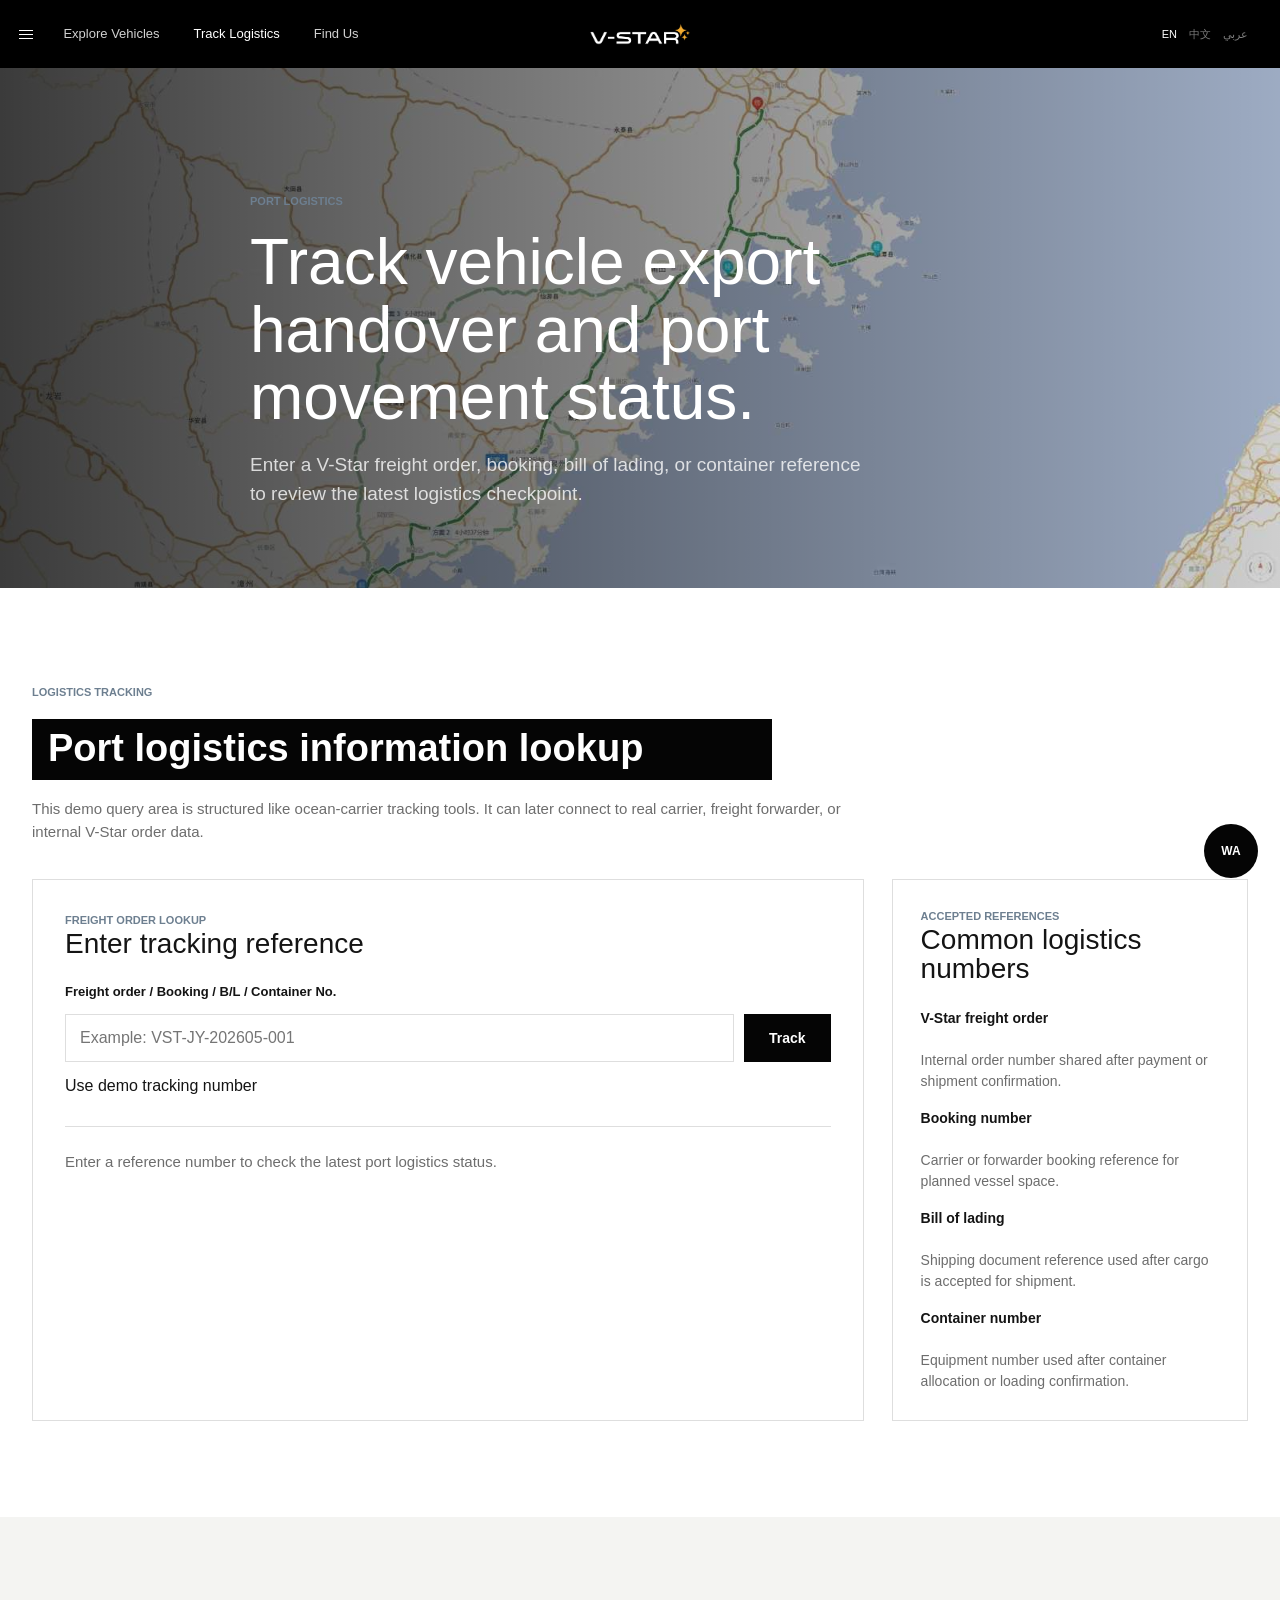
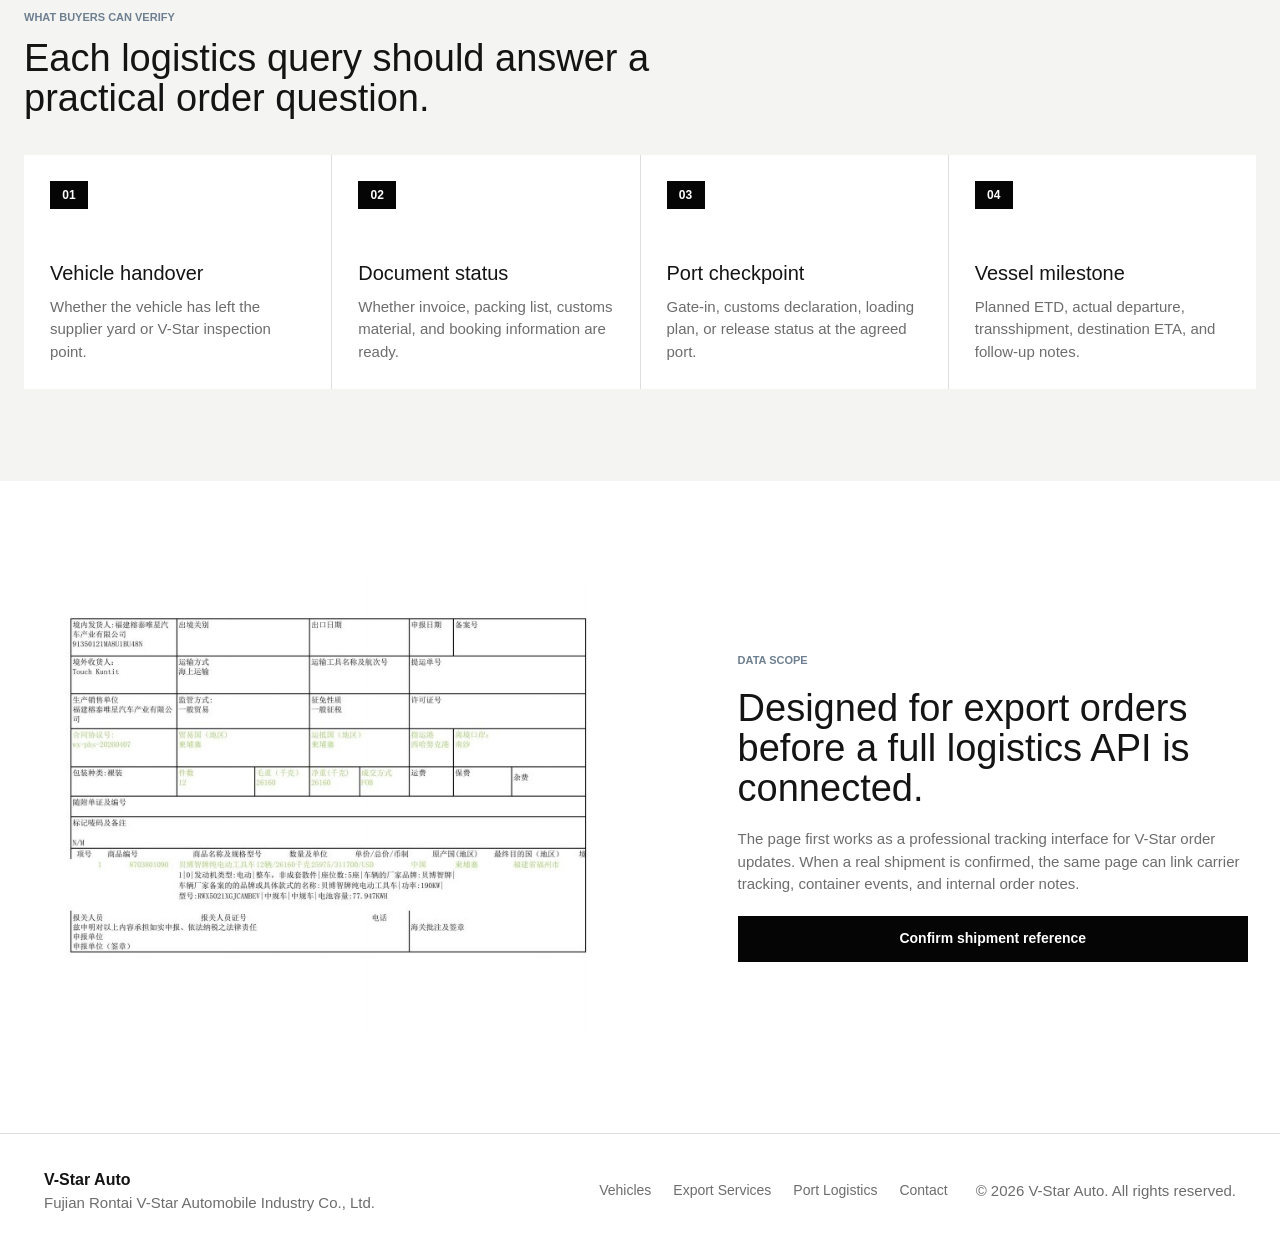
<file: port-logistics.html>
<!DOCTYPE html>
<html lang="en">
  <head>
    <meta charset="UTF-8" />
    <meta name="viewport" content="width=device-width, initial-scale=1.0" />
    <title>Port Logistics Tracking | V-Star Auto</title>
    <meta
      name="description"
      content="Track V-Star Auto vehicle export logistics by freight order, booking, bill of lading, or container reference."
    />
    <link rel="stylesheet" href="assets/css/styles.css" />
  </head>
  <body data-page="port-logistics">
    <header class="site-header solid" data-header>
      <a class="brand" href="index.html" aria-label="V-Star Auto home"><span class="brand-mark" aria-hidden="true"></span><span class="brand-text">V-Star Auto</span></a>
      <button class="nav-toggle" type="button" aria-label="Open navigation" aria-expanded="false" data-nav-toggle><span></span><span></span><span></span></button>
      <nav class="site-nav" data-nav>
        <a href="index.html">Home</a><a href="vehicles.html">Vehicles</a><a href="services.html">Export Services</a><a href="port-logistics.html">Port Logistics</a><a href="contact.html">Contact</a>
      </nav>
    </header>

    <main class="page-main">
      <section class="page-hero">
        <img src="assets/img/map-ports.jpg" alt="Fujian port logistics route map" loading="eager" decoding="async" fetchpriority="high" />
        <div>
          <p class="eyebrow">Port logistics</p>
          <h1>Track vehicle export handover and port movement status.</h1>
          <p>Enter a V-Star freight order, booking, bill of lading, or container reference to review the latest logistics checkpoint.</p>
        </div>
      </section>

      <section class="section logistics-query-section">
        <div class="section-heading spread">
          <div>
            <p class="eyebrow">Logistics tracking</p>
            <h2>Port logistics information lookup</h2>
          </div>
          <p>
            This demo query area is structured like ocean-carrier tracking tools. It can later connect to real carrier,
            freight forwarder, or internal V-Star order data.
          </p>
        </div>

        <div class="logistics-layout">
          <section class="logistics-panel" aria-labelledby="tracking-title">
            <div class="panel-heading">
              <p class="eyebrow">Freight order lookup</p>
              <h3 id="tracking-title">Enter tracking reference</h3>
            </div>
            <form class="tracking-form" data-logistics-form>
              <label for="tracking-number">Freight order / Booking / B/L / Container No.</label>
              <div class="tracking-input-row">
                <input
                  id="tracking-number"
                  name="trackingNumber"
                  type="text"
                  placeholder="Example: VST-JY-202605-001"
                  autocomplete="off"
                  data-logistics-input
                />
                <button class="button button-dark" type="submit">Track</button>
              </div>
              <button class="text-link tracking-demo-button" type="button" data-logistics-demo>Use demo tracking number</button>
            </form>

            <div class="tracking-result" data-logistics-result aria-live="polite">
              <p class="empty-note">Enter a reference number to check the latest port logistics status.</p>
            </div>
          </section>

          <aside class="logistics-reference">
            <p class="eyebrow">Accepted references</p>
            <h3>Common logistics numbers</h3>
            <dl>
              <dt>V-Star freight order</dt>
              <dd>Internal order number shared after payment or shipment confirmation.</dd>
              <dt>Booking number</dt>
              <dd>Carrier or forwarder booking reference for planned vessel space.</dd>
              <dt>Bill of lading</dt>
              <dd>Shipping document reference used after cargo is accepted for shipment.</dd>
              <dt>Container number</dt>
              <dd>Equipment number used after container allocation or loading confirmation.</dd>
            </dl>
          </aside>
        </div>
      </section>

      <section class="section section-tight muted-band">
        <div class="section-heading">
          <p class="eyebrow">What buyers can verify</p>
          <h2>Each logistics query should answer a practical order question.</h2>
        </div>
        <div class="port-status-grid">
          <article><span>01</span><h3>Vehicle handover</h3><p>Whether the vehicle has left the supplier yard or V-Star inspection point.</p></article>
          <article><span>02</span><h3>Document status</h3><p>Whether invoice, packing list, customs material, and booking information are ready.</p></article>
          <article><span>03</span><h3>Port checkpoint</h3><p>Gate-in, customs declaration, loading plan, or release status at the agreed port.</p></article>
          <article><span>04</span><h3>Vessel milestone</h3><p>Planned ETD, actual departure, transshipment, destination ETA, and follow-up notes.</p></article>
        </div>
      </section>

      <section class="split-section">
        <div class="split-media"><img src="assets/img/customs-doc.jpg" alt="Export logistics document review" loading="lazy" decoding="async" /></div>
        <div class="split-copy">
          <p class="eyebrow">Data scope</p>
          <h2>Designed for export orders before a full logistics API is connected.</h2>
          <p>
            The page first works as a professional tracking interface for V-Star order updates. When a real shipment is
            confirmed, the same page can link carrier tracking, container events, and internal order notes.
          </p>
          <a class="button button-dark" href="contact.html">Confirm shipment reference</a>
        </div>
      </section>
    </main>

    <footer class="site-footer">
      <div><strong>V-Star Auto</strong><p>Fujian Rontai V-Star Automobile Industry Co., Ltd.</p></div>
      <div><a href="vehicles.html">Vehicles</a><a href="services.html">Export Services</a><a href="port-logistics.html">Port Logistics</a><a href="contact.html">Contact</a></div>
      <p>&copy; 2026 V-Star Auto. All rights reserved.</p>
    </footer>
    <a class="float-whatsapp" href="https://wa.me/8613852965434" aria-label="Contact V-Star Auto on WhatsApp">WA</a>
    <script src="assets/js/content-defaults.js"></script>
    <script src="assets/js/content-overrides.js"></script>
    <script src="assets/js/main.js"></script>
  </body>
</html>
</file>
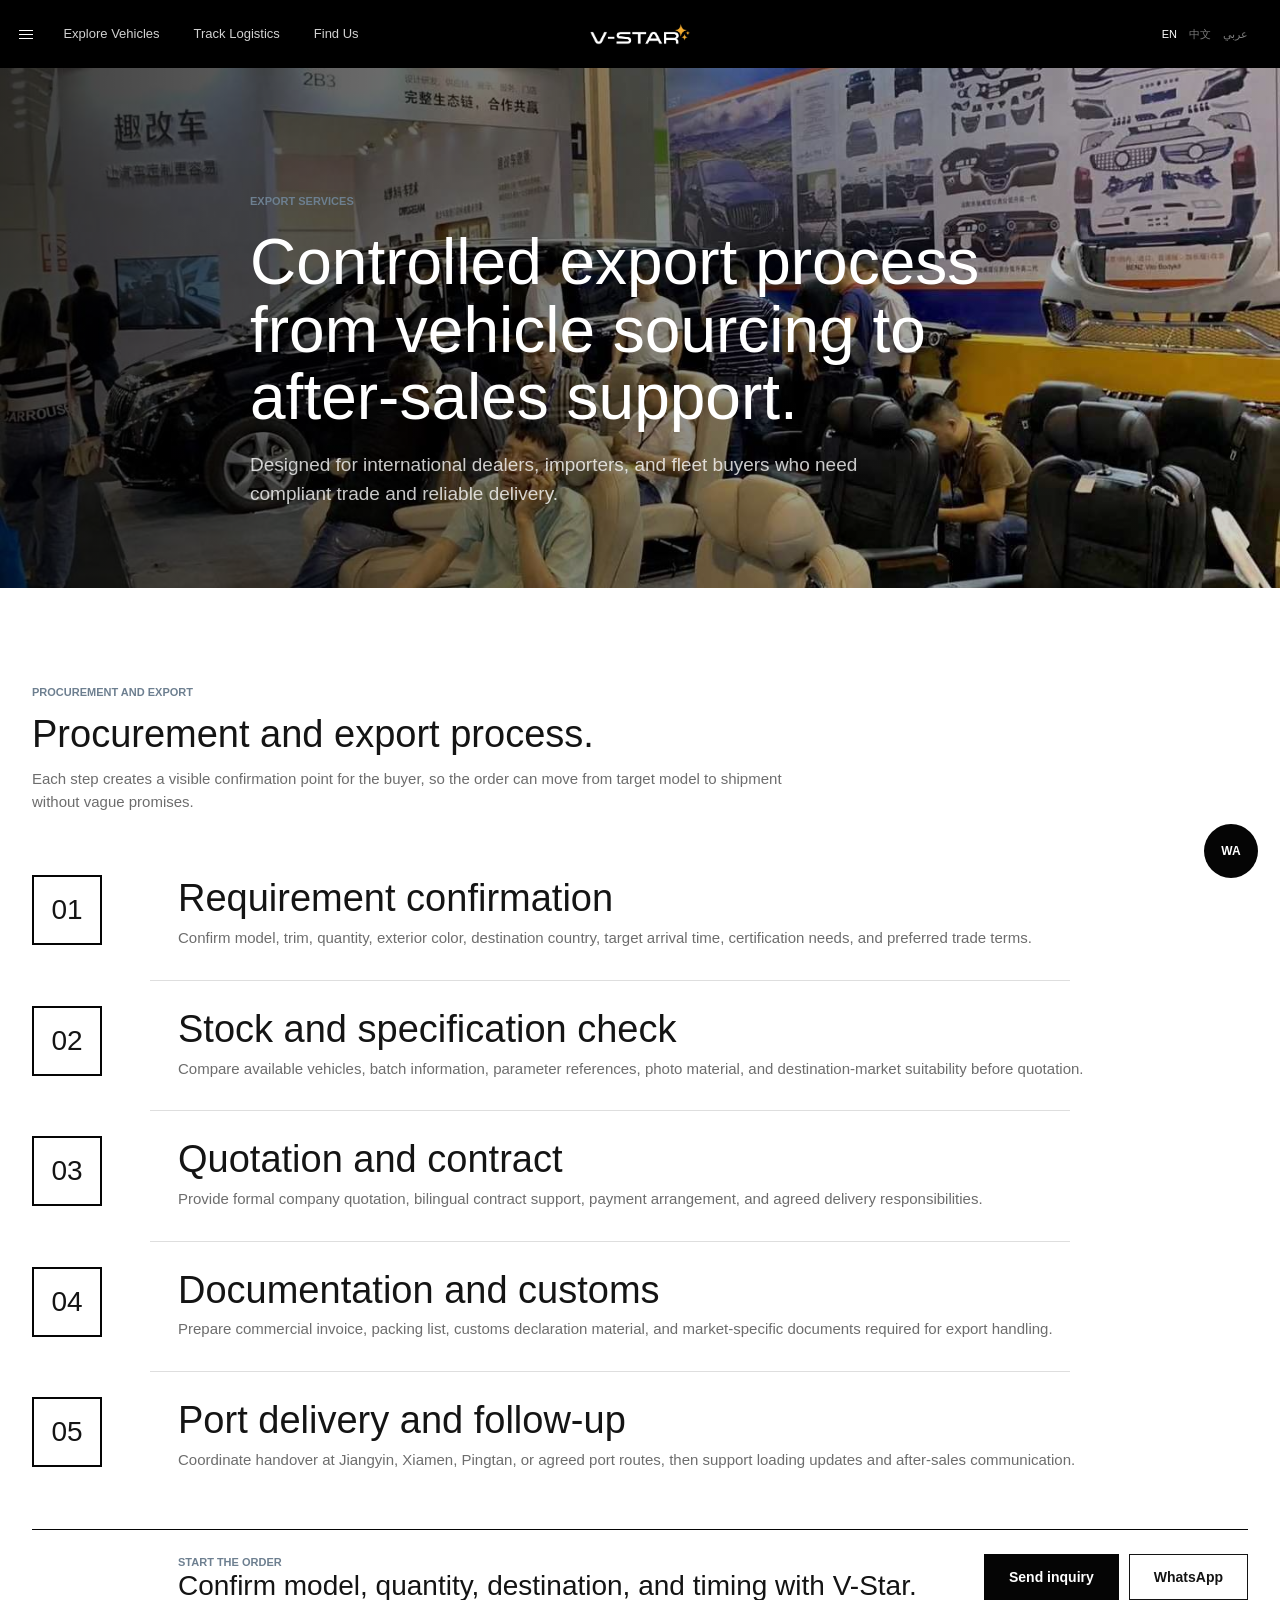
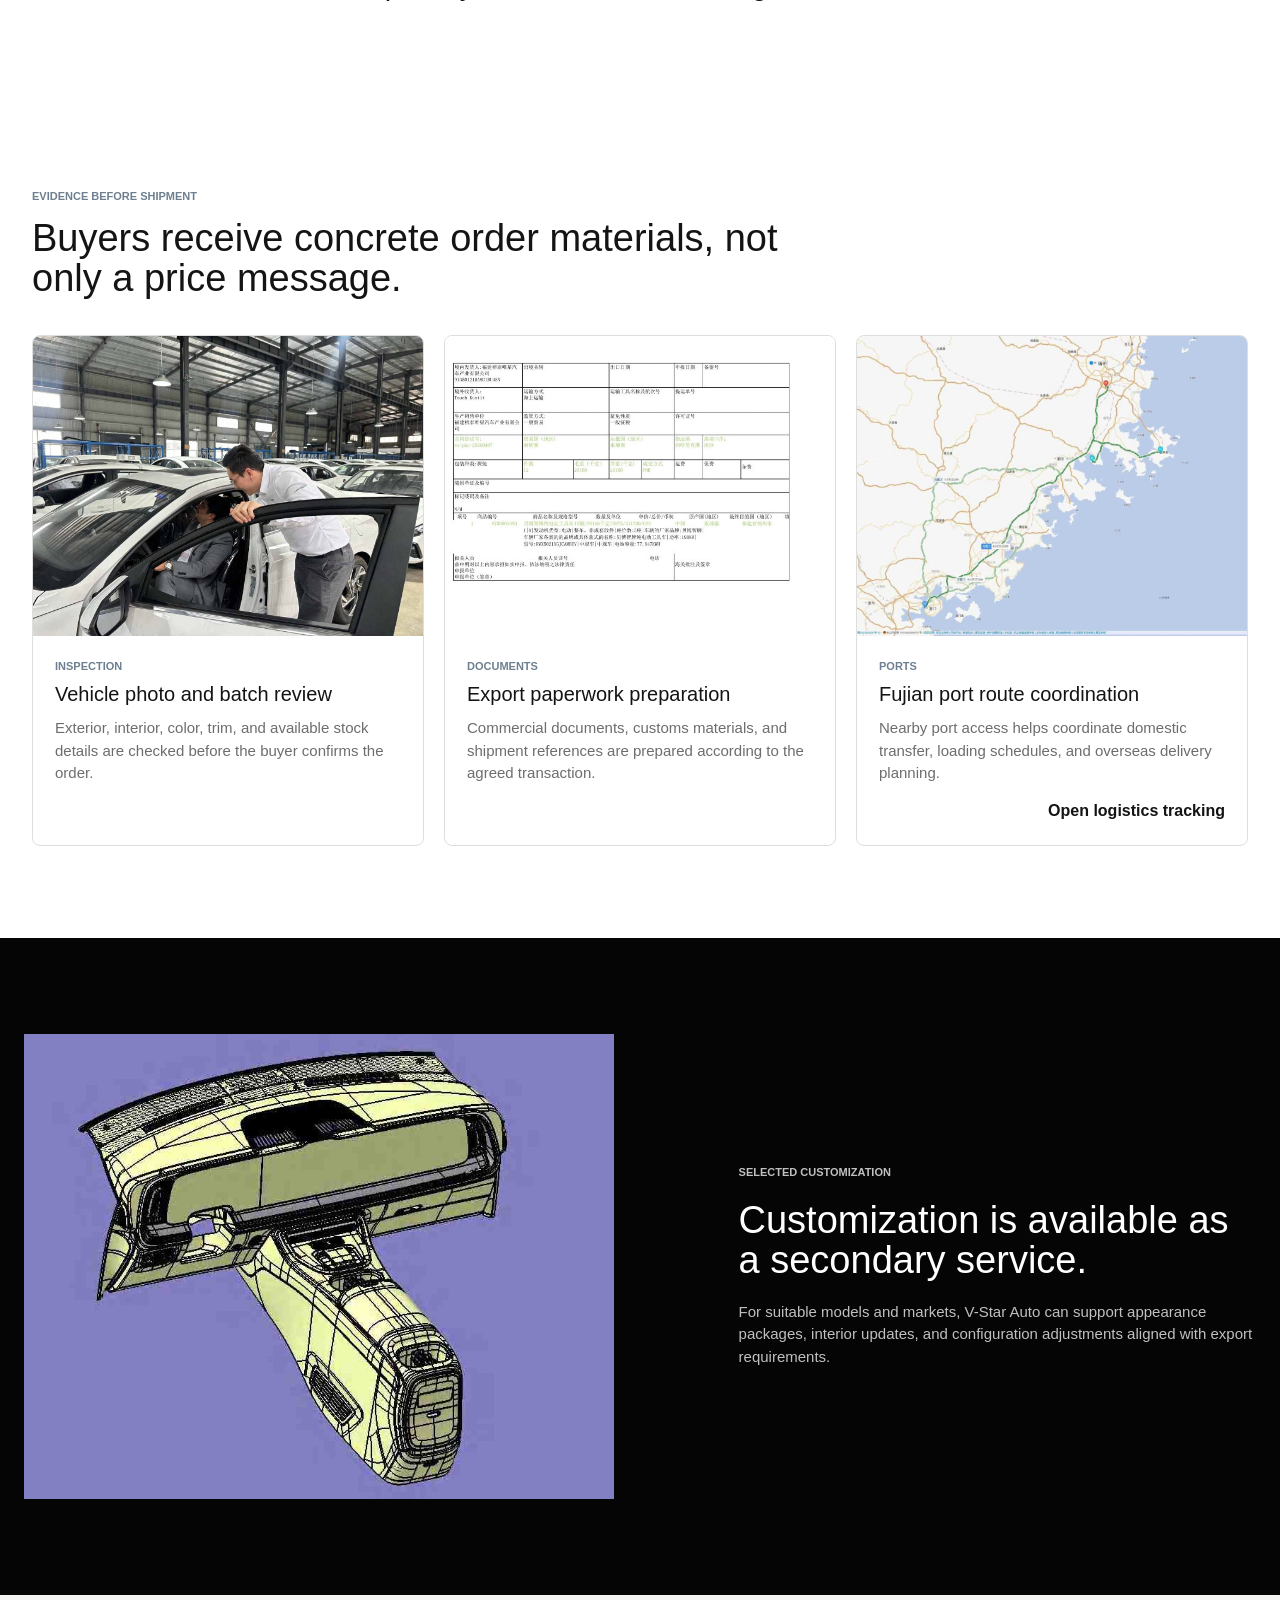
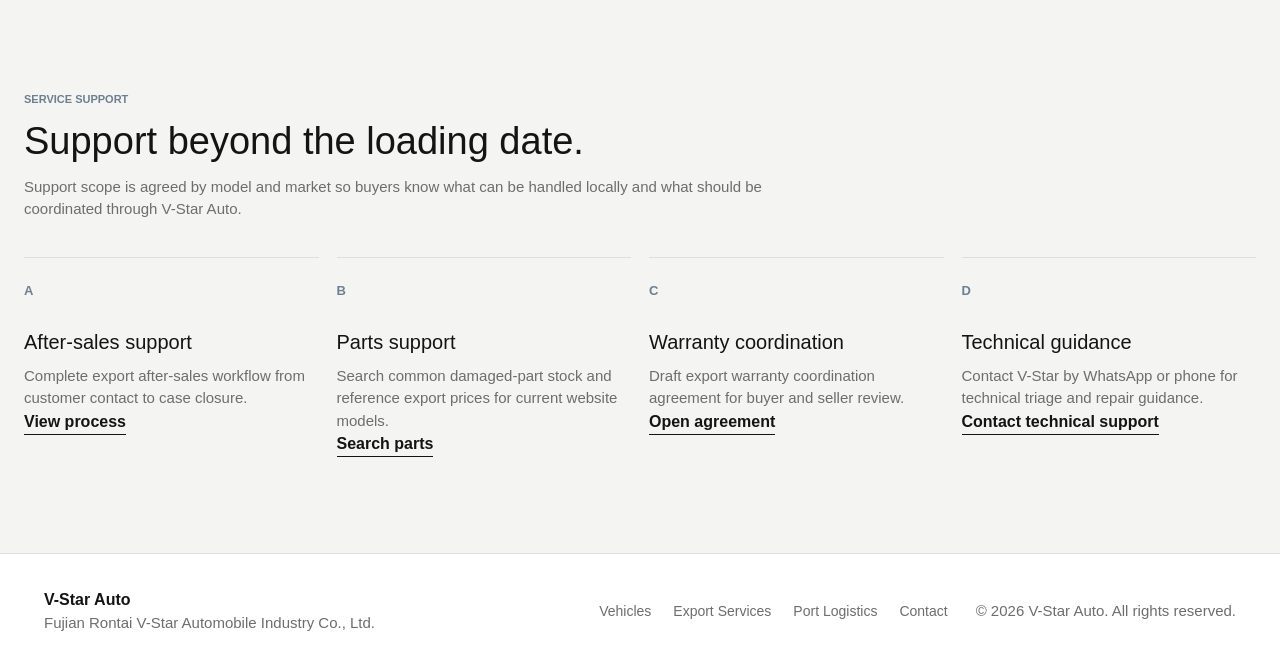
<file: services.html>
<!DOCTYPE html>
<html lang="en">
  <head>
    <meta charset="UTF-8" />
    <meta name="viewport" content="width=device-width, initial-scale=1.0" />
    <title>Export Services | V-Star Auto</title>
    <meta name="description" content="End-to-end Chinese vehicle export services from sourcing to compliance, logistics, and after-sales support." />
    <link rel="stylesheet" href="assets/css/styles.css" />
  </head>
  <body data-page="services">
    <header class="site-header solid" data-header>
      <a class="brand" href="index.html" aria-label="V-Star Auto home"><span class="brand-mark" aria-hidden="true"></span><span class="brand-text">V-Star Auto</span></a>
      <button class="nav-toggle" type="button" aria-label="Open navigation" aria-expanded="false" data-nav-toggle><span></span><span></span><span></span></button>
      <nav class="site-nav" data-nav>
        <a href="index.html">Home</a><a href="vehicles.html">Vehicles</a><a href="services.html">Export Services</a><a href="about.html">About</a><a href="news.html">News</a><a class="nav-cta" href="contact.html">Send Inquiry</a>
      </nav>
    </header>

    <main class="page-main">
      <section class="page-hero">
        <img
          src="assets/img/expo-meeting.jpg"
          data-remote="https://images.pexels.com/photos/3309498/pexels-photo-3309498.jpeg"
          alt="Export logistics route for vehicle shipment" loading="eager" decoding="async" fetchpriority="high" />
        <div>
          <p class="eyebrow">Export services</p>
          <h1 data-no-translate data-i18n-lines="Controlled export process from vehicle sourcing to after-sales support." data-zh-lines="从车源采购|到售后支持|的可控出口流程">Controlled export process from vehicle sourcing to after-sales support.</h1>
          <p>Designed for international dealers, importers, and fleet buyers who need compliant trade and reliable delivery.</p>
        </div>
      </section>

      <section class="section">
        <div class="section-heading">
          <p class="eyebrow">Procurement and export</p>
          <h2>Procurement and export process.</h2>
          <p>Each step creates a visible confirmation point for the buyer, so the order can move from target model to shipment without vague promises.</p>
        </div>
        <div class="timeline number-rail">
          <article><span>01</span><h2>Requirement confirmation</h2><p>Confirm model, trim, quantity, exterior color, destination country, target arrival time, certification needs, and preferred trade terms.</p></article>
          <article><span>02</span><h2>Stock and specification check</h2><p>Compare available vehicles, batch information, parameter references, photo material, and destination-market suitability before quotation.</p></article>
          <article><span>03</span><h2>Quotation and contract</h2><p>Provide formal company quotation, bilingual contract support, payment arrangement, and agreed delivery responsibilities.</p></article>
          <article><span>04</span><h2>Documentation and customs</h2><p>Prepare commercial invoice, packing list, customs declaration material, and market-specific documents required for export handling.</p></article>
          <article><span>05</span><h2>Port delivery and follow-up</h2><p>Coordinate handover at Jiangyin, Xiamen, Pingtan, or agreed port routes, then support loading updates and after-sales communication.</p></article>
        </div>
        <div class="service-contact-strip">
          <div>
            <p class="eyebrow">Start the order</p>
            <h3>Confirm model, quantity, destination, and timing with V-Star.</h3>
          </div>
          <div class="service-contact-actions">
            <a class="button button-dark" href="contact.html">Send inquiry</a>
            <a class="button button-outline" href="https://wa.me/8613852965434">WhatsApp</a>
          </div>
        </div>
      </section>

      <section class="section section-tight">
        <div class="section-heading">
          <p class="eyebrow">Evidence before shipment</p>
          <h2>Buyers receive concrete order materials, not only a price message.</h2>
        </div>
        <div class="evidence-grid">
          <article class="evidence-card">
            <img src="assets/img/inspection.jpg" alt="Vehicle inspection before export" loading="lazy" decoding="async" />
            <div>
              <p class="eyebrow">Inspection</p>
              <h3>Vehicle photo and batch review</h3>
              <p>Exterior, interior, color, trim, and available stock details are checked before the buyer confirms the order.</p>
            </div>
          </article>
          <article class="evidence-card">
            <img src="assets/img/customs-doc.jpg" alt="Export document preparation" loading="lazy" decoding="async" />
            <div>
              <p class="eyebrow">Documents</p>
              <h3>Export paperwork preparation</h3>
              <p>Commercial documents, customs materials, and shipment references are prepared according to the agreed transaction.</p>
            </div>
          </article>
          <article class="evidence-card">
            <img src="assets/img/map-ports.jpg" alt="Fujian port logistics network" loading="lazy" decoding="async" />
            <div>
              <p class="eyebrow">Ports</p>
              <h3>Fujian port route coordination</h3>
              <p>Nearby port access helps coordinate domestic transfer, loading schedules, and overseas delivery planning.</p>
              <a class="text-link" href="port-logistics.html">Open logistics tracking</a>
            </div>
          </article>
        </div>
      </section>

      <section class="split-section dark-band">
        <div class="split-media"><img src="assets/img/customization-sketch.jpg" alt="Vehicle customization sketch" loading="lazy" decoding="async" /></div>
        <div class="split-copy">
          <p class="eyebrow">Selected customization</p>
          <h2>Customization is available as a secondary service.</h2>
          <p>For suitable models and markets, V-Star Auto can support appearance packages, interior updates, and configuration adjustments aligned with export requirements.</p>
        </div>
      </section>

      <section class="section muted-band">
        <div class="section-heading"><p class="eyebrow">Service support</p><h2>Support beyond the loading date.</h2><p>Support scope is agreed by model and market so buyers know what can be handled locally and what should be coordinated through V-Star Auto.</p></div>
        <div class="process-grid">
          <article><span>A</span><h3>After-sales support</h3><p>Complete export after-sales workflow from customer contact to case closure.</p><a class="text-link" href="after-sales.html">View process</a></article>
          <article><span>B</span><h3>Parts support</h3><p>Search common damaged-part stock and reference export prices for current website models.</p><a class="text-link" href="parts-support.html">Search parts</a></article>
          <article><span>C</span><h3>Warranty coordination</h3><p>Draft export warranty coordination agreement for buyer and seller review.</p><a class="text-link" href="warranty-coordination.html">Open agreement</a></article>
          <article><span>D</span><h3>Technical guidance</h3><p>Contact V-Star by WhatsApp or phone for technical triage and repair guidance.</p><a class="text-link" href="technical-guidance.html">Contact technical support</a></article>
        </div>
      </section>
    </main>

    <footer class="site-footer"><div><strong>V-Star Auto</strong><p>Fujian Rontai V-Star Automobile Industry Co., Ltd.</p></div><div><a href="vehicles.html">Vehicles</a><a href="services.html">Export Services</a><a href="port-logistics.html">Port Logistics</a><a href="contact.html">Contact</a></div><p>&copy; 2026 V-Star Auto. All rights reserved.</p></footer>
    <a class="float-whatsapp" href="https://wa.me/8613852965434" aria-label="Contact V-Star Auto on WhatsApp">WA</a>
    <script src="assets/js/content-defaults.js"></script>
    <script src="assets/js/content-overrides.js"></script>
    <script src="assets/js/main.js"></script>
  </body>
</html>
</file>
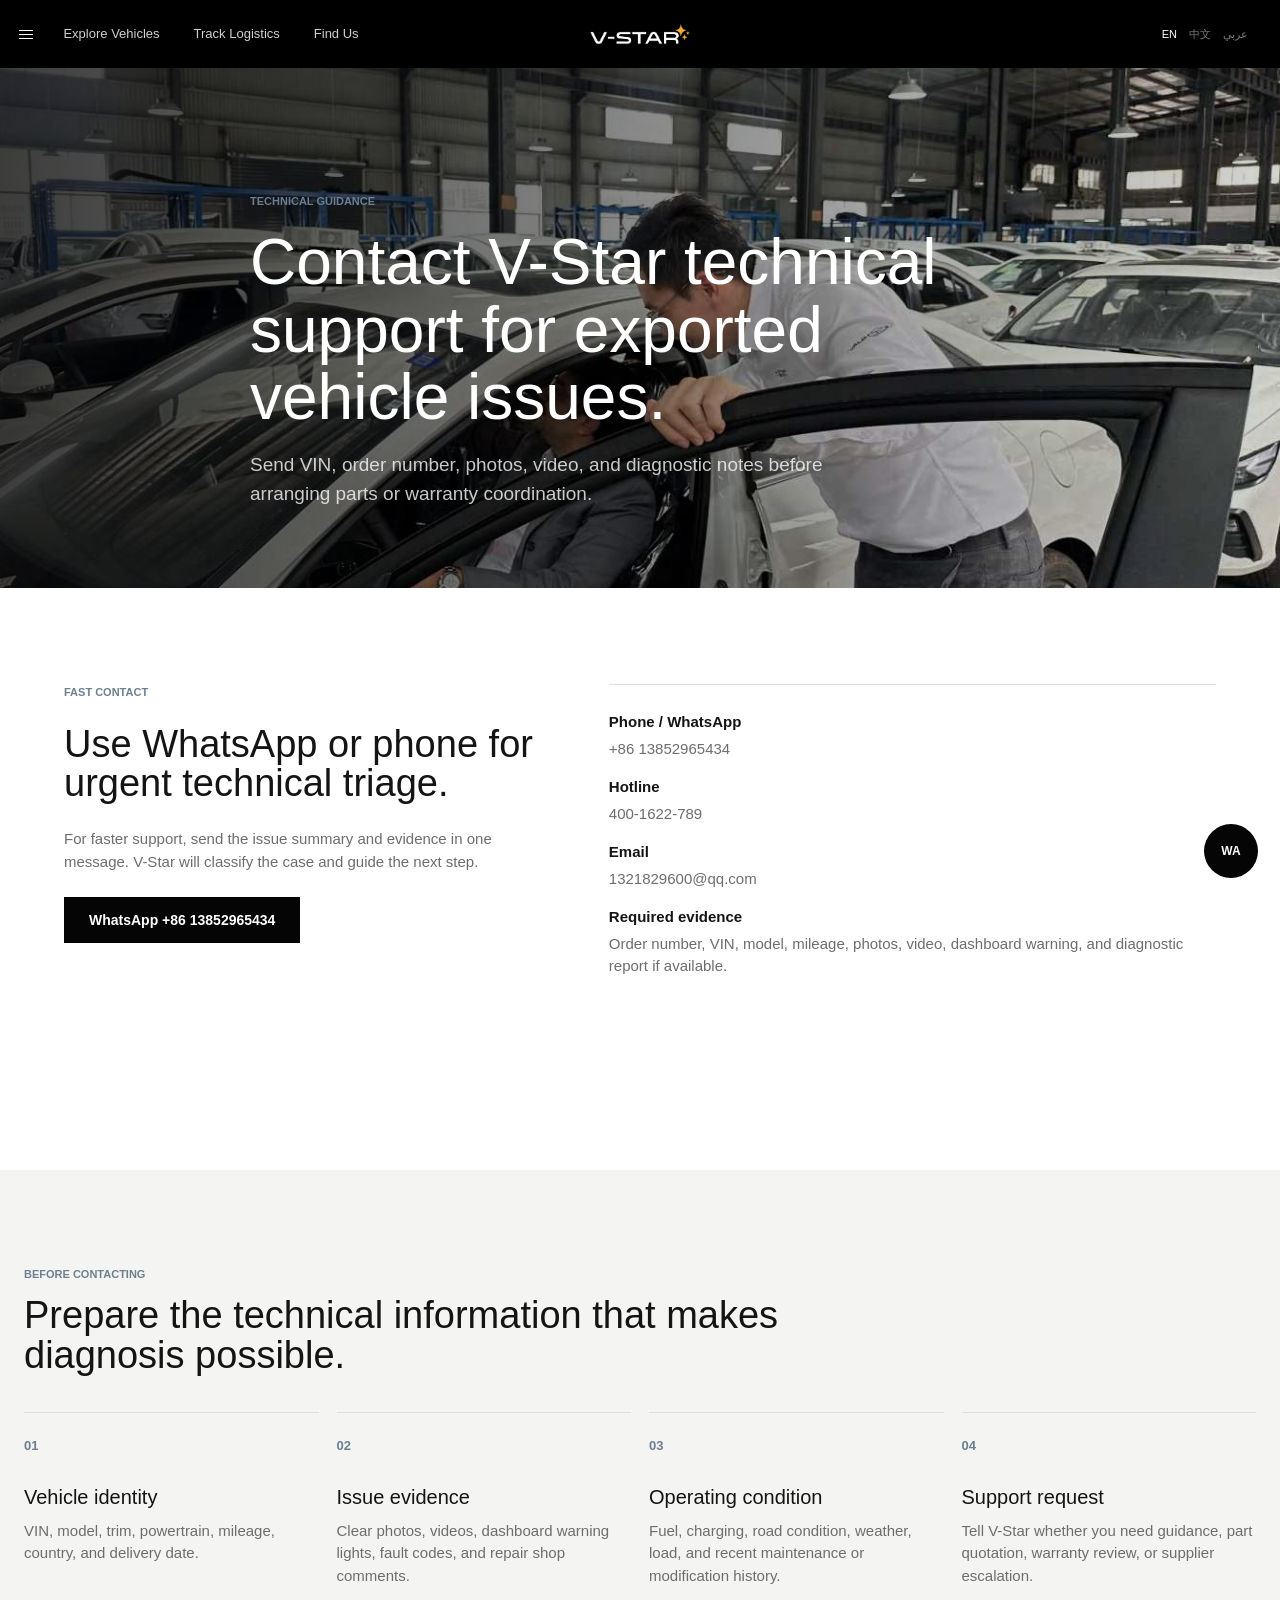
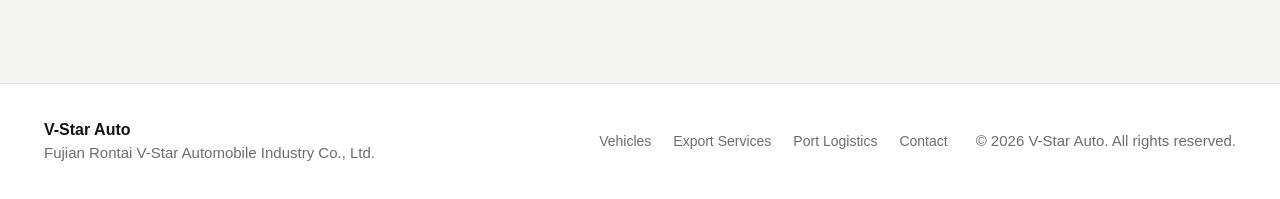
<file: technical-guidance.html>
<!DOCTYPE html>
<html lang="en">
  <head>
    <meta charset="UTF-8" />
    <meta name="viewport" content="width=device-width, initial-scale=1.0" />
    <title>Technical Guidance Contact | V-Star Auto</title>
    <meta name="description" content="Contact V-Star Auto by WhatsApp, phone, or email for exported vehicle technical guidance and after-sales triage." />
    <link rel="stylesheet" href="assets/css/styles.css" />
  </head>
  <body data-page="technical-guidance">
    <header class="site-header solid" data-header>
      <a class="brand" href="index.html" aria-label="V-Star Auto home"><span class="brand-mark" aria-hidden="true"></span><span class="brand-text">V-Star Auto</span></a>
      <button class="nav-toggle" type="button" aria-label="Open navigation" aria-expanded="false" data-nav-toggle><span></span><span></span><span></span></button>
      <nav class="site-nav" data-nav>
        <a href="index.html">Home</a><a href="vehicles.html">Vehicles</a><a href="services.html">Export Services</a><a href="contact.html">Contact</a>
      </nav>
    </header>

    <main class="page-main">
      <section class="page-hero">
        <img src="assets/img/inspection.jpg" alt="Technical support and vehicle inspection guidance" loading="eager" decoding="async" fetchpriority="high" />
        <div>
          <p class="eyebrow">Technical guidance</p>
          <h1>Contact V-Star technical support for exported vehicle issues.</h1>
          <p>Send VIN, order number, photos, video, and diagnostic notes before arranging parts or warranty coordination.</p>
        </div>
      </section>

      <section class="section">
        <div class="contact-layout support-contact-layout">
          <div class="contact-copy">
            <p class="eyebrow">Fast contact</p>
            <h2>Use WhatsApp or phone for urgent technical triage.</h2>
            <p>For faster support, send the issue summary and evidence in one message. V-Star will classify the case and guide the next step.</p>
            <div class="map-actions">
              <a class="button button-dark" href="https://wa.me/8613852965434">WhatsApp +86 13852965434</a>
              <a class="button button-ghost" href="tel:+8613852965434">Call +86 13852965434</a>
            </div>
          </div>

          <div class="contact-list">
            <p><strong>Phone / WhatsApp</strong><span>+86 13852965434</span></p>
            <p><strong>Hotline</strong><span>400-1622-789</span></p>
            <p><strong>Email</strong><span>1321829600@qq.com</span></p>
            <p><strong>Required evidence</strong><span>Order number, VIN, model, mileage, photos, video, dashboard warning, and diagnostic report if available.</span></p>
          </div>
        </div>
      </section>

      <section class="section muted-band">
        <div class="section-heading">
          <p class="eyebrow">Before contacting</p>
          <h2>Prepare the technical information that makes diagnosis possible.</h2>
        </div>
        <div class="process-grid">
          <article><span>01</span><h3>Vehicle identity</h3><p>VIN, model, trim, powertrain, mileage, country, and delivery date.</p></article>
          <article><span>02</span><h3>Issue evidence</h3><p>Clear photos, videos, dashboard warning lights, fault codes, and repair shop comments.</p></article>
          <article><span>03</span><h3>Operating condition</h3><p>Fuel, charging, road condition, weather, load, and recent maintenance or modification history.</p></article>
          <article><span>04</span><h3>Support request</h3><p>Tell V-Star whether you need guidance, part quotation, warranty review, or supplier escalation.</p></article>
        </div>
      </section>
    </main>

    <footer class="site-footer"><div><strong>V-Star Auto</strong><p>Fujian Rontai V-Star Automobile Industry Co., Ltd.</p></div><div><a href="vehicles.html">Vehicles</a><a href="services.html">Export Services</a><a href="port-logistics.html">Port Logistics</a><a href="contact.html">Contact</a></div><p>&copy; 2026 V-Star Auto. All rights reserved.</p></footer>
    <a class="float-whatsapp" href="https://wa.me/8613852965434" aria-label="Contact V-Star Auto on WhatsApp">WA</a>
    <script src="assets/js/content-defaults.js"></script>
    <script src="assets/js/content-overrides.js"></script>
    <script src="assets/js/main.js"></script>
  </body>
</html>
</file>
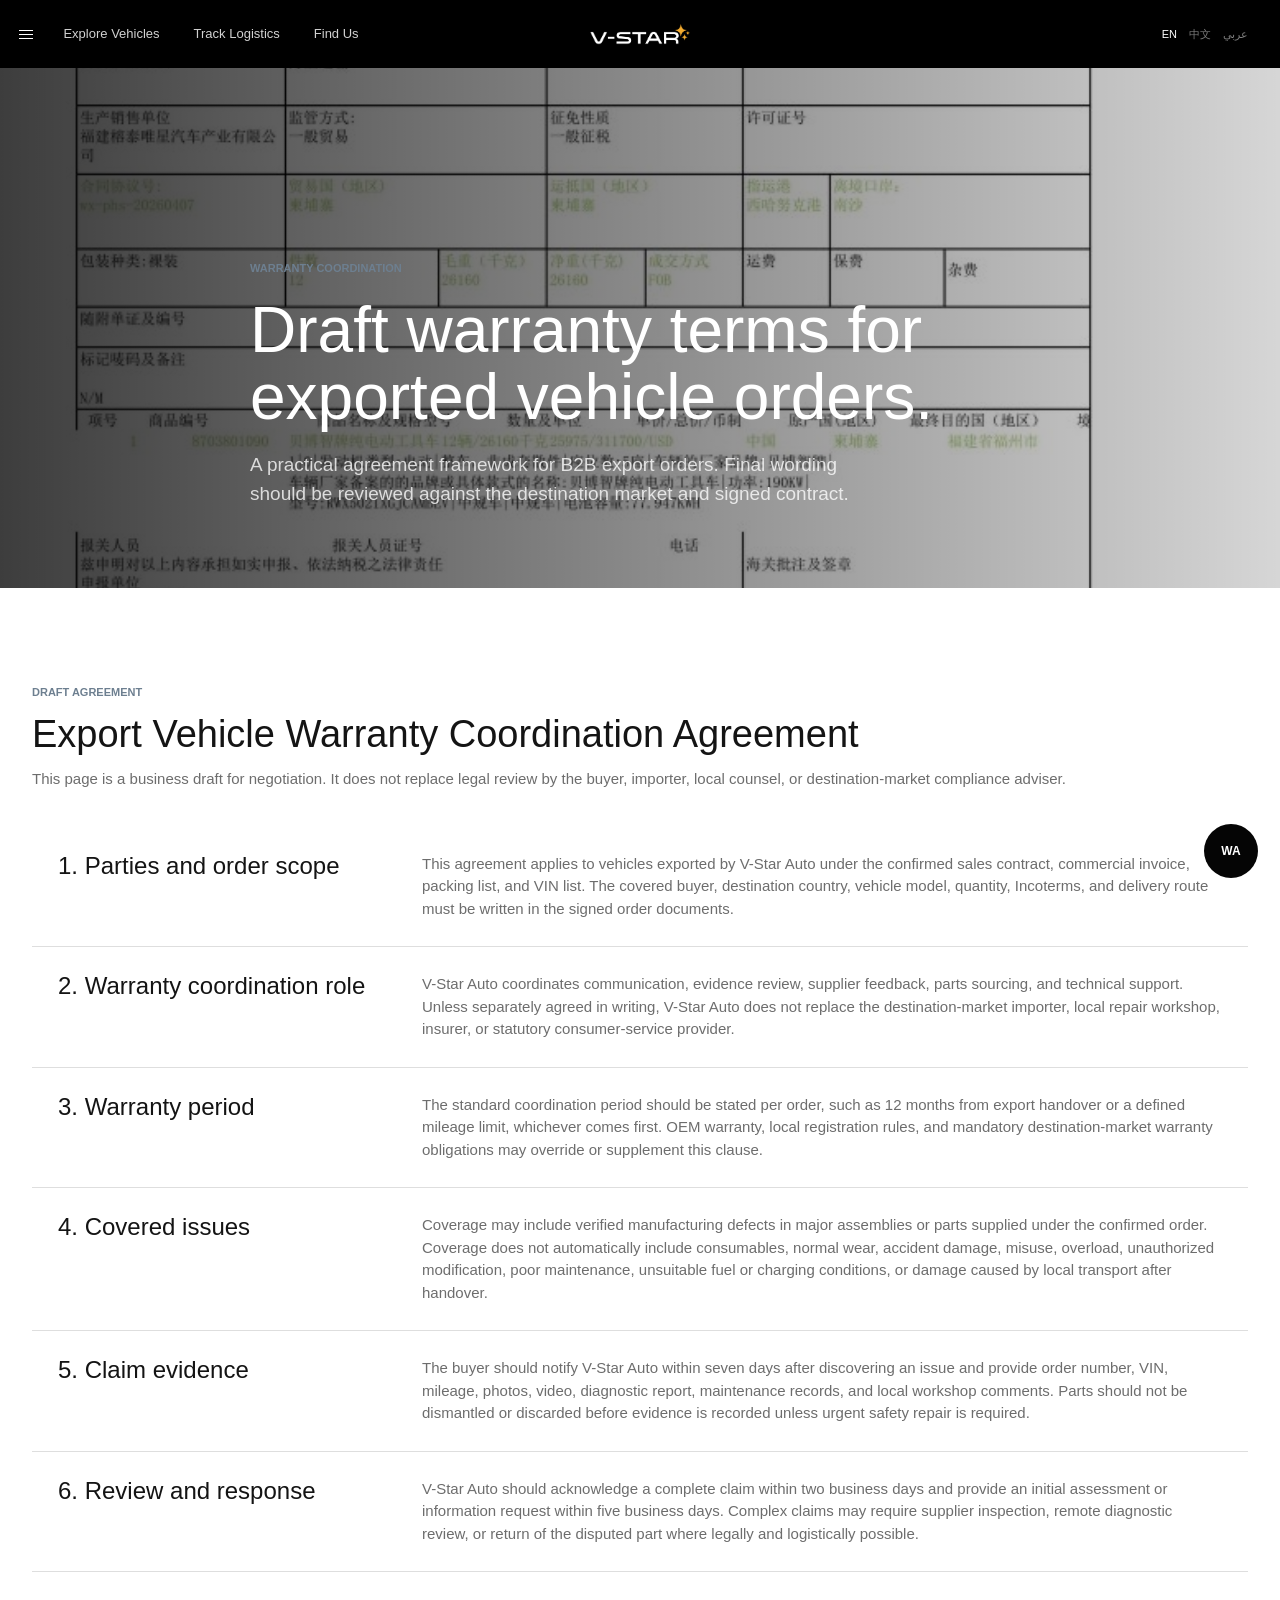
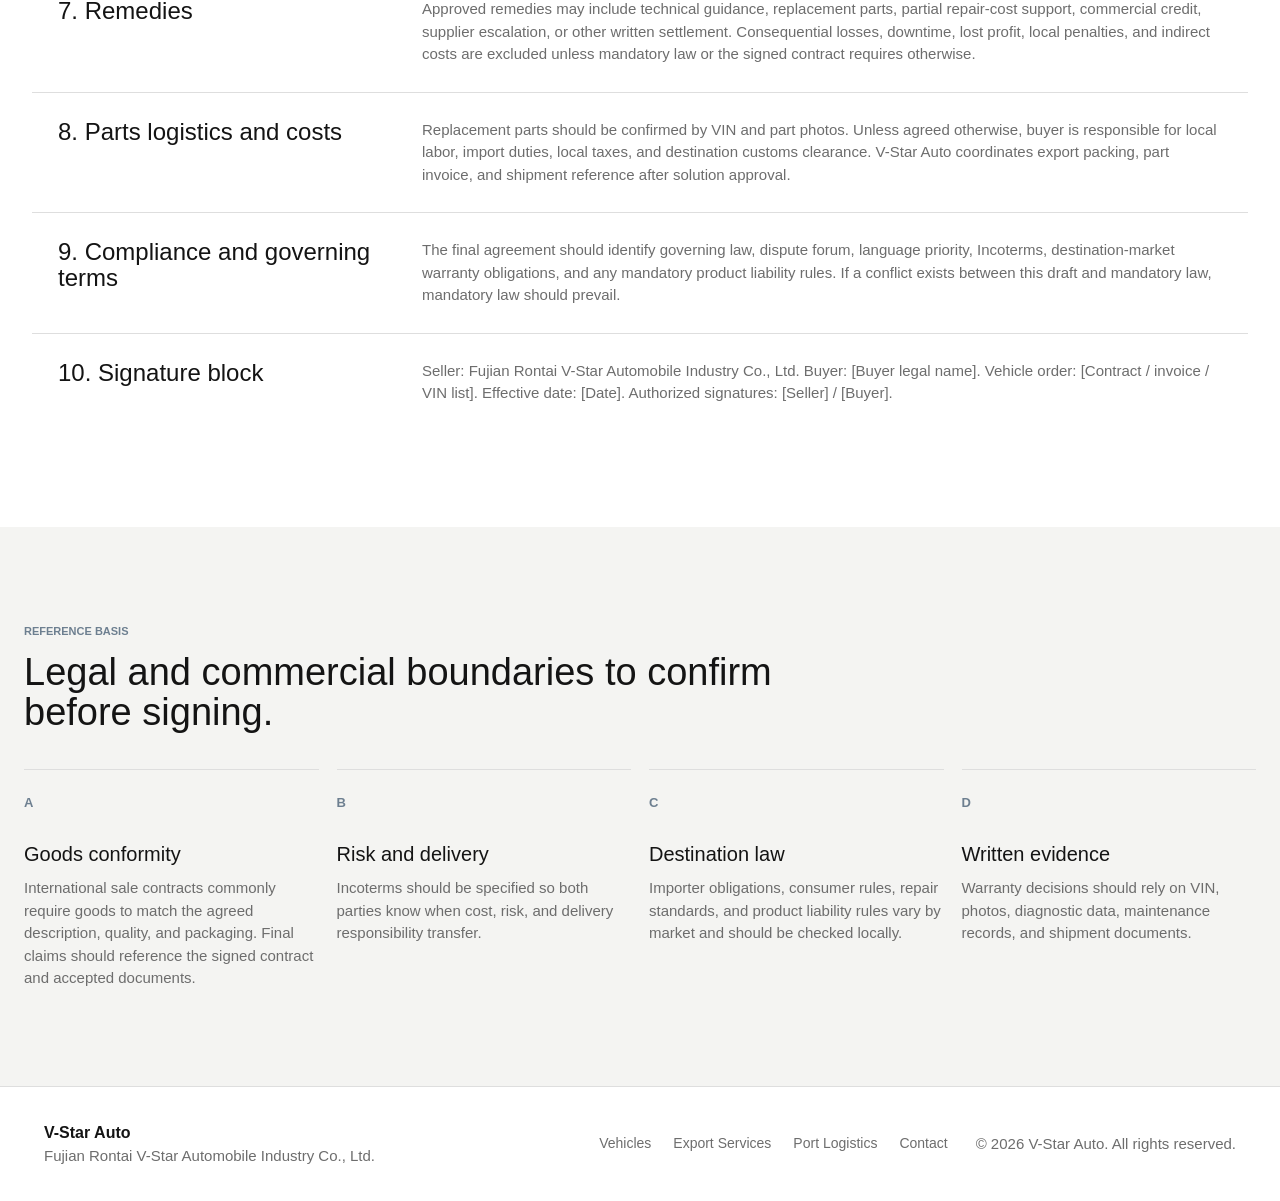
<file: warranty-coordination.html>
<!DOCTYPE html>
<html lang="en">
  <head>
    <meta charset="UTF-8" />
    <meta name="viewport" content="width=device-width, initial-scale=1.0" />
    <title>Warranty Coordination Agreement | V-Star Auto</title>
    <meta name="description" content="Draft export vehicle warranty coordination agreement for V-Star Auto buyers, covering scope, claims, evidence, remedies, and legal review notes." />
    <link rel="stylesheet" href="assets/css/styles.css" />
  </head>
  <body data-page="warranty-coordination">
    <header class="site-header solid" data-header>
      <a class="brand" href="index.html" aria-label="V-Star Auto home"><span class="brand-mark" aria-hidden="true"></span><span class="brand-text">V-Star Auto</span></a>
      <button class="nav-toggle" type="button" aria-label="Open navigation" aria-expanded="false" data-nav-toggle><span></span><span></span><span></span></button>
      <nav class="site-nav" data-nav>
        <a href="index.html">Home</a><a href="vehicles.html">Vehicles</a><a href="services.html">Export Services</a><a href="contact.html">Contact</a>
      </nav>
    </header>

    <main class="page-main">
      <section class="page-hero">
        <img src="assets/img/customs-doc.jpg" alt="Export warranty documents and claim records" loading="eager" decoding="async" fetchpriority="high" />
        <div>
          <p class="eyebrow">Warranty coordination</p>
          <h1>Draft warranty terms for exported vehicle orders.</h1>
          <p>A practical agreement framework for B2B export orders. Final wording should be reviewed against the destination market and signed contract.</p>
        </div>
      </section>

      <section class="section">
        <div class="section-heading wide-heading">
          <p class="eyebrow">Draft agreement</p>
          <h2>Export Vehicle Warranty Coordination Agreement</h2>
          <p>This page is a business draft for negotiation. It does not replace legal review by the buyer, importer, local counsel, or destination-market compliance adviser.</p>
        </div>

        <div class="agreement-shell">
          <article><h3>1. Parties and order scope</h3><p>This agreement applies to vehicles exported by V-Star Auto under the confirmed sales contract, commercial invoice, packing list, and VIN list. The covered buyer, destination country, vehicle model, quantity, Incoterms, and delivery route must be written in the signed order documents.</p></article>
          <article><h3>2. Warranty coordination role</h3><p>V-Star Auto coordinates communication, evidence review, supplier feedback, parts sourcing, and technical support. Unless separately agreed in writing, V-Star Auto does not replace the destination-market importer, local repair workshop, insurer, or statutory consumer-service provider.</p></article>
          <article><h3>3. Warranty period</h3><p>The standard coordination period should be stated per order, such as 12 months from export handover or a defined mileage limit, whichever comes first. OEM warranty, local registration rules, and mandatory destination-market warranty obligations may override or supplement this clause.</p></article>
          <article><h3>4. Covered issues</h3><p>Coverage may include verified manufacturing defects in major assemblies or parts supplied under the confirmed order. Coverage does not automatically include consumables, normal wear, accident damage, misuse, overload, unauthorized modification, poor maintenance, unsuitable fuel or charging conditions, or damage caused by local transport after handover.</p></article>
          <article><h3>5. Claim evidence</h3><p>The buyer should notify V-Star Auto within seven days after discovering an issue and provide order number, VIN, mileage, photos, video, diagnostic report, maintenance records, and local workshop comments. Parts should not be dismantled or discarded before evidence is recorded unless urgent safety repair is required.</p></article>
          <article><h3>6. Review and response</h3><p>V-Star Auto should acknowledge a complete claim within two business days and provide an initial assessment or information request within five business days. Complex claims may require supplier inspection, remote diagnostic review, or return of the disputed part where legally and logistically possible.</p></article>
          <article><h3>7. Remedies</h3><p>Approved remedies may include technical guidance, replacement parts, partial repair-cost support, commercial credit, supplier escalation, or other written settlement. Consequential losses, downtime, lost profit, local penalties, and indirect costs are excluded unless mandatory law or the signed contract requires otherwise.</p></article>
          <article><h3>8. Parts logistics and costs</h3><p>Replacement parts should be confirmed by VIN and part photos. Unless agreed otherwise, buyer is responsible for local labor, import duties, local taxes, and destination customs clearance. V-Star Auto coordinates export packing, part invoice, and shipment reference after solution approval.</p></article>
          <article><h3>9. Compliance and governing terms</h3><p>The final agreement should identify governing law, dispute forum, language priority, Incoterms, destination-market warranty obligations, and any mandatory product liability rules. If a conflict exists between this draft and mandatory law, mandatory law should prevail.</p></article>
          <article><h3>10. Signature block</h3><p>Seller: Fujian Rontai V-Star Automobile Industry Co., Ltd. Buyer: [Buyer legal name]. Vehicle order: [Contract / invoice / VIN list]. Effective date: [Date]. Authorized signatures: [Seller] / [Buyer].</p></article>
        </div>
      </section>

      <section class="section muted-band">
        <div class="section-heading">
          <p class="eyebrow">Reference basis</p>
          <h2>Legal and commercial boundaries to confirm before signing.</h2>
        </div>
        <div class="process-grid">
          <article><span>A</span><h3>Goods conformity</h3><p>International sale contracts commonly require goods to match the agreed description, quality, and packaging. Final claims should reference the signed contract and accepted documents.</p></article>
          <article><span>B</span><h3>Risk and delivery</h3><p>Incoterms should be specified so both parties know when cost, risk, and delivery responsibility transfer.</p></article>
          <article><span>C</span><h3>Destination law</h3><p>Importer obligations, consumer rules, repair standards, and product liability rules vary by market and should be checked locally.</p></article>
          <article><span>D</span><h3>Written evidence</h3><p>Warranty decisions should rely on VIN, photos, diagnostic data, maintenance records, and shipment documents.</p></article>
        </div>
      </section>
    </main>

    <footer class="site-footer"><div><strong>V-Star Auto</strong><p>Fujian Rontai V-Star Automobile Industry Co., Ltd.</p></div><div><a href="vehicles.html">Vehicles</a><a href="services.html">Export Services</a><a href="port-logistics.html">Port Logistics</a><a href="contact.html">Contact</a></div><p>&copy; 2026 V-Star Auto. All rights reserved.</p></footer>
    <a class="float-whatsapp" href="https://wa.me/8613852965434" aria-label="Contact V-Star Auto on WhatsApp">WA</a>
    <script src="assets/js/content-defaults.js"></script>
    <script src="assets/js/content-overrides.js"></script>
    <script src="assets/js/main.js"></script>
  </body>
</html>
</file>
<file: assets/css/styles.css>
:root {
  --black: #050505;
  --ink: #141414;
  --charcoal: #262626;
  --gray: #6d6d6d;
  --line: #dedede;
  --soft: #f4f4f2;
  --white: #ffffff;
  --steel: #6d7f90;
  --steel-dark: #415260;
  --max: 1280px;
  --motion-quick: 180ms cubic-bezier(0.22, 1, 0.36, 1);
  --motion-panel: 560ms cubic-bezier(0.19, 1, 0.22, 1);
  --motion-soft: 260ms cubic-bezier(0.22, 1, 0.36, 1);
}

* {
  box-sizing: border-box;
}

html {
  scroll-behavior: smooth;
  scrollbar-width: none;
  -ms-overflow-style: none;
}

body {
  margin: 0;
  background: var(--white);
  color: var(--ink);
  font-family: Arial, "Helvetica Neue", Helvetica, sans-serif;
  line-height: 1.5;
  scrollbar-width: none;
  -ms-overflow-style: none;
}

html::-webkit-scrollbar,
body::-webkit-scrollbar,
*::-webkit-scrollbar {
  display: none;
  width: 0;
  height: 0;
}

* {
  scrollbar-width: none;
}

body.nav-open {
  overflow: hidden;
}

body.sidebar-open,
body.sidebar-closing {
  overflow: hidden;
}

img {
  display: block;
  max-width: 100%;
}

a {
  color: inherit;
  text-decoration: none;
}

p,
h1,
h2,
h3 {
  margin: 0;
}

h1,
h2,
h3 {
  font-weight: 500;
  line-height: 1.05;
}

h1 {
  max-width: 780px;
  font-size: 64px;
  letter-spacing: 0;
}

.hero h1 span {
  display: block;
}

body[data-language="zh"] .hero-home h1 {
  max-width: 980px;
  white-space: nowrap;
}

body[data-language="zh"] .hero-home h1 span {
  display: inline;
}

body[data-language="zh"] .page-hero h1 {
  max-width: 1120px;
  white-space: nowrap;
}

body[data-language="zh"] .section-heading,
html[lang="zh-CN"] .section-heading,
body[data-language="zh"] .section-heading.spread > div,
html[lang="zh-CN"] .section-heading.spread > div {
  max-width: min(1120px, 100%);
}

body[data-language="zh"] .section-heading h2,
html[lang="zh-CN"] .section-heading h2 {
  max-width: none;
  white-space: nowrap;
}

h2 {
  font-size: 38px;
  letter-spacing: 0;
}

h3 {
  font-size: 20px;
  letter-spacing: 0;
}

p {
  color: var(--gray);
  font-size: 15px;
}

.site-header {
  position: fixed;
  top: 0;
  left: 0;
  z-index: 190;
  display: flex;
  width: 100%;
  align-items: center;
  gap: 16px;
  min-height: 68px;
  padding: 0 12px;
  background: #000;
  color: var(--white);
  transition: background var(--motion-quick), color var(--motion-quick), border-color var(--motion-quick), opacity var(--motion-quick);
}

.site-header.solid,
.site-header.is-scrolled,
body.nav-open .site-header,
body.sidebar-open .site-header {
  background: #000;
  color: var(--white);
  border-bottom: 0;
}

.brand {
  position: absolute;
  top: 50%;
  left: 50%;
  order: 2;
  display: inline-flex;
  align-items: center;
  gap: 0;
  font-size: 0;
  font-weight: 600;
  transform: translate(-50%, -50%);
}

.brand-mark {
  display: block;
  width: 116px;
  height: 22px;
  background: url("../img/vstar-logo-original.png") center / contain no-repeat;
  font-size: 0;
  line-height: 0;
}

.brand-text {
  position: absolute;
  width: 1px;
  height: 1px;
  overflow: hidden;
  clip: rect(0 0 0 0);
  white-space: nowrap;
}

.site-nav {
  order: 2;
  display: flex;
  align-self: stretch;
  align-items: center;
  gap: 0;
  width: 100%;
  margin-left: 0;
  font-size: 13px;
}

.nav-primary {
  display: flex;
  height: 100%;
  align-items: center;
  gap: 34px;
  margin-left: 8px;
}

.nav-primary a {
  color: rgba(255, 255, 255, 0.92);
  font-size: 13px;
  font-weight: 500;
}

.nav-icons {
  --search-width: 252px;
  position: relative;
  display: flex;
  height: 100%;
  align-items: center;
  justify-content: flex-end;
  gap: 8px;
  margin-left: auto;
  margin-right: 20px;
  min-width: 44px;
}

.nav-search-form {
  display: flex;
  width: 0;
  height: 68px;
  align-items: center;
  justify-content: flex-end;
  opacity: 0;
  overflow: hidden;
  pointer-events: none;
}

.site-header.search-open .nav-search-form {
  animation: searchReveal 260ms cubic-bezier(0.22, 1, 0.36, 1) both;
  pointer-events: auto;
}

.nav-search-form input {
  width: calc(var(--search-width) - 12px);
  height: 36px;
  border: 1px solid rgba(255, 255, 255, 0.54);
  border-radius: 0;
  background: rgba(255, 255, 255, 0.08);
  color: var(--white);
  font: inherit;
  font-size: 13px;
  outline: none;
  padding: 0 12px;
}

.nav-search-form input::placeholder {
  color: rgba(255, 255, 255, 0.58);
}

.nav-search-form input:focus {
  border-color: rgba(255, 255, 255, 0.92);
  background: rgba(255, 255, 255, 0.12);
}

.nav-search-toggle {
  position: relative;
  display: grid;
  flex: 0 0 44px;
  align-self: center;
  width: 44px;
  height: 68px;
  place-items: center;
  border: 0;
  background: transparent;
  color: var(--white);
  cursor: pointer;
  font-size: 0;
  opacity: 0.88;
  padding: 0;
}

.nav-search-toggle::before {
  display: block;
  width: 18px;
  height: 18px;
  margin: auto;
  background: currentColor;
  content: "";
  -webkit-mask: url("data:image/svg+xml,%3Csvg xmlns='http://www.w3.org/2000/svg' viewBox='0 0 24 24'%3E%3Cpath fill='none' stroke='black' stroke-width='2' stroke-linecap='round' d='m21 21-4.3-4.3M10.8 18a7.2 7.2 0 1 1 0-14.4 7.2 7.2 0 0 1 0 14.4Z'/%3E%3C/svg%3E") center / contain no-repeat;
  mask: url("data:image/svg+xml,%3Csvg xmlns='http://www.w3.org/2000/svg' viewBox='0 0 24 24'%3E%3Cpath fill='none' stroke='black' stroke-width='2' stroke-linecap='round' d='m21 21-4.3-4.3M10.8 18a7.2 7.2 0 1 1 0-14.4 7.2 7.2 0 0 1 0 14.4Z'/%3E%3C/svg%3E") center / contain no-repeat;
}

.nav-search-toggle:hover,
.site-header.search-open .nav-search-toggle {
  opacity: 1;
}

.language-switcher {
  display: inline-flex;
  height: 68px;
  align-items: center;
  gap: 12px;
  border: 0;
  direction: ltr;
}

.language-switcher button {
  min-width: 0;
  height: auto;
  border: 0;
  background: transparent;
  color: rgba(255, 255, 255, 0.48);
  cursor: pointer;
  font: inherit;
  font-size: 11px;
  font-weight: 500;
  line-height: 1;
  padding: 0;
}

.language-switcher button:hover,
.language-switcher button.is-active {
  background: transparent;
  color: var(--white);
}

html[dir="rtl"] body {
  direction: rtl;
}

html[dir="rtl"] .site-header,
html[dir="rtl"] .site-nav,
html[dir="rtl"] .nav-icons,
html[dir="rtl"] .language-switcher {
  direction: ltr;
}

html[dir="rtl"] .nav-search-form input {
  direction: rtl;
  text-align: right;
}

@keyframes searchReveal {
  from {
    width: 0;
    opacity: 0;
    transform: translate3d(8px, 0, 0);
  }

  to {
    width: var(--search-width);
    opacity: 1;
    transform: translate3d(0, 0, 0);
  }
}

.nav-item {
  position: relative;
  display: flex;
  align-self: stretch;
  align-items: center;
}

.site-nav a,
.nav-trigger {
  color: currentColor;
  font-weight: 500;
  opacity: 0.82;
}

.nav-trigger {
  height: 100%;
  border: 0;
  background: transparent;
  cursor: pointer;
  font: inherit;
  padding: 0 18px;
}

.nav-trigger span {
  display: inline-flex;
  align-items: center;
  gap: 8px;
}

.nav-trigger span::after {
  width: 5px;
  height: 5px;
  border-right: 1px solid currentColor;
  border-bottom: 1px solid currentColor;
  content: "";
  opacity: 0.75;
  transform: rotate(45deg) translateY(-2px);
}

.site-nav a[aria-current="page"],
.site-nav a:hover,
.nav-item:hover .nav-trigger,
.nav-item:focus-within .nav-trigger,
.nav-item.is-open .nav-trigger,
.nav-item.is-active .nav-trigger {
  opacity: 1;
}

.nav-dropdown {
  position: absolute;
  top: 100%;
  left: 0;
  min-width: 258px;
  border: 1px solid var(--line);
  background: rgba(255, 255, 255, 0.98);
  box-shadow: 0 22px 42px rgba(0, 0, 0, 0.18);
  color: var(--ink);
  opacity: 0;
  padding: 8px 0;
  pointer-events: none;
  transform: translateY(-8px);
  transition: opacity var(--motion-quick), transform var(--motion-quick), visibility var(--motion-quick);
  visibility: hidden;
}

.nav-dropdown a {
  display: flex;
  min-height: 44px;
  align-items: center;
  padding: 0 22px;
  color: var(--ink);
  font-size: 14px;
  opacity: 1;
}

.nav-dropdown a:hover,
.nav-dropdown a[aria-current="page"] {
  background: var(--soft);
}

.nav-item:hover .nav-dropdown,
.nav-item:focus-within .nav-dropdown,
.nav-item.is-open .nav-dropdown {
  opacity: 1;
  pointer-events: auto;
  transform: translateY(0);
  visibility: visible;
}

.nav-cta {
  align-self: center;
  border: 1px solid currentColor;
  border-radius: 0;
  margin-left: 18px;
  padding: 13px 20px;
}

.nav-toggle {
  order: 1;
  display: flex;
  width: 28px;
  height: 58px;
  flex-direction: column;
  align-items: center;
  justify-content: center;
  gap: 3px;
  border: 0;
  background: transparent;
  color: currentColor;
  cursor: pointer;
}

.nav-toggle span {
  display: block;
  width: 14px;
  height: 1px;
  margin: 0;
  background: currentColor;
}

.sidebar-panel {
  position: fixed;
  inset: 58px auto 0 0;
  z-index: 180;
  display: block;
  width: 392px;
  max-width: 92vw;
  overflow-y: auto;
  overscroll-behavior: contain;
  scrollbar-width: none;
  -ms-overflow-style: none;
  background: #000;
  color: var(--white);
  opacity: 0;
  box-shadow: none;
  padding: 30px 44px 44px;
  backface-visibility: hidden;
  contain: layout paint;
  transform: translate3d(calc(-100% - 1px), 0, 0);
  transform-origin: left center;
  will-change: transform, opacity;
}

.sidebar-panel::-webkit-scrollbar {
  display: none;
  width: 0;
  height: 0;
}

body.sidebar-open .sidebar-panel {
  animation: sidebarPanelIn var(--motion-panel) both;
}

body.sidebar-closing .sidebar-panel {
  animation: sidebarPanelOut 420ms cubic-bezier(0.55, 0, 0.1, 1) both;
}

.sidebar-backdrop {
  position: fixed;
  inset: 58px 0 0;
  z-index: 170;
  border: 0;
  background: transparent;
  cursor: pointer;
  opacity: 0;
  pointer-events: none;
}

body.sidebar-open .sidebar-backdrop {
  animation: sidebarBackdropIn var(--motion-soft) both;
  pointer-events: auto;
}

body.sidebar-closing .sidebar-backdrop {
  animation: sidebarBackdropOut var(--motion-soft) both;
  pointer-events: auto;
}

.sidebar-top {
  display: flex;
  align-items: center;
  gap: 18px;
  border-bottom: 1px solid #d7d7d7;
  background: var(--white);
  padding: 0 24px;
  color: var(--charcoal);
  font-size: 15px;
}

.sidebar-close {
  position: relative;
  width: 42px;
  height: 42px;
  border: 1px solid #cfcfcf;
  background: transparent;
  color: var(--ink);
  cursor: pointer;
  transition: background var(--motion-quick), border-color var(--motion-quick);
}

.sidebar-close:hover {
  background: var(--soft);
  border-color: #b7b7b7;
}

.sidebar-close span {
  position: absolute;
  top: 20px;
  left: 11px;
  display: block;
  width: 18px;
  height: 1px;
  background: currentColor;
}

.sidebar-close span:first-child {
  transform: rotate(45deg);
}

.sidebar-close span:last-child {
  transform: rotate(-45deg);
}

.sidebar-links {
  display: block;
  background: #000;
  border-bottom: 0;
  overflow: visible;
  opacity: 0;
  padding: 0;
  transform: translate3d(-14px, 0, 0);
  will-change: opacity, transform;
}

body.sidebar-open .sidebar-links {
  animation: sidebarLinksIn 420ms cubic-bezier(0.19, 1, 0.22, 1) 80ms both;
}

body.sidebar-closing .sidebar-links {
  animation: sidebarLinksOut 220ms cubic-bezier(0.55, 0, 0.1, 1) both;
}

.sidebar-section {
  display: grid;
  grid-template-columns: 118px 1fr;
  column-gap: 30px;
  border-bottom: 1px solid rgba(255, 255, 255, 0.16);
  padding: 0 0 32px;
  margin: 0 0 32px;
  opacity: 0;
  transform: translate3d(-18px, 0, 0);
}

body.sidebar-open .sidebar-section {
  animation: sidebarItemIn 520ms cubic-bezier(0.19, 1, 0.22, 1) both;
}

body.sidebar-closing .sidebar-section {
  animation: sidebarItemOut 180ms cubic-bezier(0.55, 0, 0.1, 1) both;
}

body.sidebar-open .sidebar-section:nth-child(2) {
  animation-delay: 45ms;
}

body.sidebar-open .sidebar-section:nth-child(3) {
  animation-delay: 90ms;
}

body.sidebar-open .sidebar-section:nth-child(4) {
  animation-delay: 135ms;
}

body.sidebar-open .sidebar-section:nth-child(5) {
  animation-delay: 180ms;
}

@keyframes sidebarPanelIn {
  from {
    opacity: 0;
    transform: translate3d(calc(-100% - 1px), 0, 0);
  }

  to {
    opacity: 1;
    transform: translate3d(0, 0, 0);
  }
}

@keyframes sidebarPanelOut {
  from {
    opacity: 1;
    transform: translate3d(0, 0, 0);
  }

  to {
    opacity: 0;
    transform: translate3d(calc(-100% - 1px), 0, 0);
  }
}

@keyframes sidebarBackdropIn {
  from {
    opacity: 0;
  }

  to {
    opacity: 1;
  }
}

@keyframes sidebarBackdropOut {
  from {
    opacity: 1;
  }

  to {
    opacity: 0;
  }
}

@keyframes sidebarLinksIn {
  from {
    opacity: 0;
    transform: translate3d(-14px, 0, 0);
  }

  to {
    opacity: 1;
    transform: translate3d(0, 0, 0);
  }
}

@keyframes sidebarLinksOut {
  from {
    opacity: 1;
    transform: translate3d(0, 0, 0);
  }

  to {
    opacity: 0;
    transform: translate3d(-10px, 0, 0);
  }
}

@keyframes sidebarItemIn {
  from {
    opacity: 0;
    transform: translate3d(-18px, 0, 0);
  }

  to {
    opacity: 1;
    transform: translate3d(0, 0, 0);
  }
}

@keyframes sidebarItemOut {
  from {
    opacity: 1;
    transform: translate3d(0, 0, 0);
  }

  to {
    opacity: 0;
    transform: translate3d(-12px, 0, 0);
  }
}

@media (prefers-reduced-motion: reduce) {
  .sidebar-panel,
  .sidebar-links,
  .sidebar-section {
    animation: none !important;
    transition-duration: 1ms !important;
  }
}

.sidebar-section h2 {
  color: var(--white);
  font-size: 15px;
  font-weight: 700;
  line-height: 1.2;
  white-space: nowrap;
}

.sidebar-section-links {
  display: grid;
  gap: 16px;
  align-content: start;
  padding-top: 1px;
}

.sidebar-section-links a {
  color: rgba(255, 255, 255, 0.46);
  font-size: 13px;
  font-weight: 600;
  line-height: 1.2;
  transition: color var(--motion-quick), opacity var(--motion-quick);
}

.sidebar-section-links a:hover,
.sidebar-section-links a[aria-current="page"] {
  color: rgba(255, 255, 255, 0.94);
}

.sidebar-section-links .sidebar-feature {
  margin-bottom: 8px;
}

.sidebar-group {
  border-bottom: 1px solid #ececec;
}

.sidebar-summary {
  display: flex;
  min-height: 56px;
  align-items: center;
  justify-content: flex-start;
  gap: 12px;
  width: 100%;
  border: 0;
  background: transparent;
  color: var(--ink);
  font: inherit;
  padding: 0 32px;
  text-align: left;
  cursor: pointer;
  transition: background var(--motion-quick), color var(--motion-quick);
}

.sidebar-summary:hover,
.sidebar-group.is-open .sidebar-summary,
.sidebar-group.is-active .sidebar-summary {
  background: var(--soft);
}

.sidebar-summary span {
  font-size: 16px;
  font-weight: 400;
  line-height: 1;
}

.sidebar-summary i {
  order: -1;
  color: #777;
  font-style: normal;
  font-size: 20px;
  line-height: 1;
  transform: rotate(0deg);
  transition: transform var(--motion-quick), color var(--motion-quick);
}

.sidebar-group.is-open .sidebar-summary i {
  transform: rotate(90deg);
  color: var(--ink);
}

.sidebar-submenu {
  display: grid;
  border-top: 1px solid #ececec;
  background: #fafafa;
  max-height: 0;
  opacity: 0;
  overflow: hidden;
  padding: 0;
  transform: translateY(-4px);
  transition: max-height var(--motion-panel), opacity var(--motion-soft), padding var(--motion-panel), transform var(--motion-soft);
}

.sidebar-group.is-open .sidebar-submenu {
  max-height: 220px;
  opacity: 1;
  padding: 4px 0 10px;
  transform: translateY(0);
}

.sidebar-submenu a {
  display: flex;
  min-height: 38px;
  align-items: center;
  padding: 0 32px 0 64px;
  color: #555;
  font-size: 13px;
  opacity: 0;
  transform: translateX(-8px);
  transition: background var(--motion-quick), color var(--motion-quick), opacity var(--motion-soft), transform var(--motion-soft);
}

.sidebar-group.is-open .sidebar-submenu a {
  opacity: 1;
  transform: translateX(0);
}

.sidebar-submenu a:hover,
.sidebar-submenu a[aria-current="page"] {
  background: var(--white);
  color: var(--ink);
}

.sidebar-utility {
  display: grid;
  align-content: start;
  padding: 18px 0;
}

.sidebar-utility a {
  display: flex;
  min-height: 42px;
  align-items: center;
  padding: 0 32px;
  color: #555;
  font-size: 14px;
}

.sidebar-utility a:hover {
  color: var(--ink);
}

.sidebar-contact {
  display: grid;
  gap: 6px;
  border-top: 1px solid #d7d7d7;
  background: var(--white);
  padding: 22px 32px 26px;
}

.sidebar-contact p {
  color: var(--ink);
  font-size: 14px;
  font-weight: 700;
}

.sidebar-contact span {
  color: var(--gray);
  font-size: 13px;
}

.hero {
  position: relative;
  min-height: 100svh;
  overflow: hidden;
  background: var(--black);
  color: var(--white);
}

.hero-slide {
  position: absolute;
  inset: 0;
  opacity: 0;
  transform: scale(1.02);
  transition: opacity 900ms ease, transform 1200ms ease;
}

.hero-slide picture,
.hero-slide img {
  width: 100%;
  height: 100%;
}

.hero-slide picture {
  display: block;
}

.hero-slide img {
  object-fit: cover;
}

.hero-slide.is-active {
  opacity: 1;
  transform: scale(1);
}

.hero-nav-button {
  position: absolute;
  top: 50%;
  z-index: 3;
  display: inline-flex;
  width: 48px;
  height: 48px;
  align-items: center;
  justify-content: center;
  border: 1px solid rgba(255, 255, 255, 0.42);
  border-radius: 50%;
  background: rgba(0, 0, 0, 0.34);
  color: var(--white);
  cursor: pointer;
  transform: translateY(-50%);
  transition: background 180ms ease, border-color 180ms ease;
}

.hero-nav-button:hover,
.hero-nav-button:focus-visible {
  border-color: rgba(255, 255, 255, 0.82);
  background: rgba(0, 0, 0, 0.58);
}

.hero-nav-button span {
  margin-top: -2px;
  font-size: 42px;
  font-weight: 300;
  line-height: 1;
}

.hero-nav-prev {
  left: clamp(14px, 2vw, 24px);
}

.hero-nav-next {
  right: clamp(14px, 2vw, 24px);
}

.hero-overlay {
  position: absolute;
  inset: 0;
  background: linear-gradient(90deg, rgba(0, 0, 0, 0.78), rgba(0, 0, 0, 0.32), rgba(0, 0, 0, 0.08));
}

.hero-content {
  position: relative;
  z-index: 2;
  display: flex;
  min-height: 100svh;
  max-width: var(--max);
  flex-direction: column;
  justify-content: center;
  gap: 22px;
  margin: 0 auto;
  padding: 120px 32px 150px;
}

.hero-content p:not(.eyebrow) {
  max-width: 520px;
  color: rgba(255, 255, 255, 0.82);
  font-size: 18px;
}

.hero-actions {
  display: flex;
  flex-wrap: wrap;
  gap: 12px;
  align-items: center;
}

.button {
  display: inline-flex;
  min-height: 46px;
  align-items: center;
  justify-content: center;
  border: 1px solid transparent;
  padding: 0 24px;
  font-size: 14px;
  font-weight: 600;
  transition: background 180ms ease, color 180ms ease, border-color 180ms ease;
}

.button-light {
  background: var(--white);
  color: var(--ink);
}

.button-light:hover {
  background: #dfe6eb;
}

.button-ghost {
  border-color: rgba(255, 255, 255, 0.7);
  color: var(--white);
}

.button-ghost:hover {
  background: rgba(255, 255, 255, 0.12);
}

.button-dark {
  background: var(--black);
  color: var(--white);
}

.button-dark:hover {
  background: var(--steel-dark);
}

.button-outline {
  border-color: var(--ink);
  color: var(--ink);
}

.button-outline:hover {
  background: var(--soft);
}

.eyebrow {
  color: var(--steel);
  font-size: 11px;
  font-weight: 700;
  text-transform: uppercase;
}

.section,
.split-section,
.final-cta,
.contact-layout {
  max-width: var(--max);
  margin: 0 auto;
  padding: 96px 32px;
}

.section-tight {
  padding-top: 92px;
  padding-bottom: 92px;
}

.section-heading {
  display: grid;
  gap: 14px;
  max-width: 760px;
  margin-bottom: 36px;
}

.section-heading.spread {
  max-width: none;
  grid-template-columns: 1fr auto;
  align-items: end;
}

.section-heading.spread > div {
  display: grid;
  gap: 18px;
  max-width: 740px;
}

.section-heading.wide-heading {
  max-width: 1040px;
}

.section-heading.wide-heading h2 {
  white-space: nowrap;
}

#credentials .section-heading {
  max-width: 1120px;
}

.credential-grid,
.process-grid,
.news-strip,
.article-grid,
.vehicle-preview,
.stats-row {
  display: grid;
  gap: 18px;
}

.credential-grid {
  grid-template-columns: repeat(5, minmax(0, 1fr));
}

.credential-card {
  display: grid;
  min-height: 390px;
  align-content: start;
  border: 1px solid var(--line);
  border-radius: 8px;
  background: var(--white);
  padding: 18px;
  text-align: left;
  cursor: pointer;
}

.credential-card img {
  width: 100%;
  height: 178px;
  margin-top: 14px;
  border: 1px solid var(--line);
  border-radius: 6px;
  background: var(--soft);
  object-fit: contain;
}

.credential-card span,
.process-grid span,
.timeline span {
  color: var(--steel);
  font-size: 13px;
  font-weight: 700;
}

.credential-card h3,
.process-grid h3,
.timeline h2 {
  margin: 30px 0 12px;
  text-wrap: balance;
}

.credential-card h3 {
  margin-top: 18px;
}

.dark-band {
  max-width: none;
  background: var(--black);
  color: var(--white);
}

.dark-band .split-media,
.dark-band .split-copy {
  max-width: 590px;
}

.split-section {
  display: grid;
  grid-template-columns: minmax(0, 1.12fr) minmax(380px, 0.88fr);
  gap: 56px;
  align-items: center;
}

.split-section.dark-band {
  padding-right: max(24px, calc((100vw - var(--max)) / 2 + 24px));
  padding-left: max(24px, calc((100vw - var(--max)) / 2 + 24px));
}

.map-embed {
  position: relative;
  min-height: 460px;
  overflow: hidden;
  border: 1px solid rgba(255, 255, 255, 0.2);
  border-radius: 8px;
  background: #111;
}

.map-embed iframe {
  position: absolute;
  inset: 0;
  width: 100%;
  height: 100%;
  border: 0;
  filter: none;
}

.port-network-visual {
  min-height: 460px;
  background:
    radial-gradient(circle at 48% 30%, rgba(255, 255, 255, 0.16), transparent 18%),
    radial-gradient(circle at 72% 46%, rgba(71, 132, 199, 0.24), transparent 22%),
    linear-gradient(135deg, #101820 0%, #182631 46%, #071016 100%);
}

.port-network-canvas,
.port-network-layer {
  position: absolute;
  inset: 0;
  width: 100%;
  height: 100%;
}

.port-network-canvas {
  z-index: 1;
}

.port-network-layer {
  z-index: 2;
}

.network-node {
  position: absolute;
  display: grid;
  grid-template-columns: 18px max-content;
  gap: 3px 10px;
  align-items: center;
  transform: translate(-50%, -50%);
  pointer-events: none;
}

.network-node i {
  grid-row: 1 / span 2;
  display: block;
  width: 18px;
  height: 18px;
  border: 3px solid var(--white);
  border-radius: 999px;
  background: #f04a3a;
  box-shadow: 0 0 0 8px rgba(240, 74, 58, 0.16), 0 8px 18px rgba(0, 0, 0, 0.38);
}

.network-node:not(.network-node-base) i {
  background: #2b78d4;
  box-shadow: 0 0 0 8px rgba(43, 120, 212, 0.16), 0 8px 18px rgba(0, 0, 0, 0.38);
}

.network-node strong,
.network-node small {
  width: fit-content;
  border-radius: 999px;
  background: rgba(0, 0, 0, 0.84);
  color: var(--white);
  padding: 6px 11px;
  line-height: 1;
  white-space: nowrap;
  box-shadow: 0 8px 18px rgba(0, 0, 0, 0.24);
}

.network-node strong {
  font-size: 13px;
}

.network-node small {
  color: rgba(255, 255, 255, 0.72);
  font-size: 11px;
}

.network-node-base {
  top: 33%;
  left: 47%;
}

.network-node-jiangyin {
  top: 31%;
  left: 68%;
}

.network-node-pingtan {
  top: 53%;
  left: 72%;
}

.network-node-xiamen {
  top: 78%;
  left: 31%;
}

.port-network-note {
  position: absolute;
  right: 18px;
  bottom: 16px;
  z-index: 3;
  max-width: 300px;
  margin: 0;
  border-left: 3px solid rgba(255, 255, 255, 0.72);
  color: rgba(255, 255, 255, 0.72);
  padding-left: 12px;
  font-size: 12px;
  line-height: 1.4;
}

.map-embed-large {
  min-height: 520px;
  border-color: var(--line);
  background: var(--soft);
}

.map-actions {
  display: flex;
  flex-wrap: wrap;
  gap: 12px;
  align-items: center;
}

.map-actions-dark .button {
  min-width: 150px;
}

.port-map-panel {
  min-height: 460px;
}

.interactive-port-map {
  position: relative;
  z-index: 0;
  width: 100%;
  min-height: 460px;
  isolation: isolate;
  overflow: hidden;
  border: 1px solid rgba(255, 255, 255, 0.22);
  background: #111;
}

.home-port-map {
  border-radius: 8px;
}

.interactive-port-map .map-fallback-image {
  position: absolute;
  inset: 0;
  width: 100%;
  height: 100%;
  object-fit: cover;
}

.interactive-port-map.is-loaded .map-fallback-image {
  display: none;
}

.interactive-port-map .leaflet-container,
.interactive-port-map.leaflet-container {
  font: inherit;
}

.interactive-port-map .leaflet-popup-content-wrapper,
.interactive-port-map .leaflet-popup-tip {
  border-radius: 0;
}

.interactive-port-map .leaflet-popup-content {
  display: grid;
  gap: 4px;
  margin: 12px 14px;
  color: var(--ink);
  font-size: 13px;
}

.map-marker-label {
  display: flex;
  align-items: center;
  gap: 7px;
  transform: translate(-12px, -14px);
  white-space: nowrap;
}

.map-marker-pin {
  display: block;
  width: 18px;
  height: 18px;
  border: 2px solid var(--white);
  border-radius: 999px;
  background: #d93428;
  box-shadow: 0 0 0 2px rgba(0, 0, 0, 0.18);
}

.map-marker-pin.is-port {
  background: #0b4ea2;
}

.map-marker-label strong {
  display: block;
  border-radius: 999px;
  background: rgba(0, 0, 0, 0.84);
  color: var(--white);
  padding: 5px 9px;
  font-size: 12px;
  line-height: 1;
  box-shadow: 0 4px 12px rgba(0, 0, 0, 0.2);
}

.location-panel {
  padding-top: 40px;
}

.split-media img,
.vehicle-preview img,
.news-strip img,
.article-card img,
.page-hero img {
  width: 100%;
  height: 100%;
  object-fit: cover;
}

.split-media {
  min-height: 440px;
}

.split-copy {
  display: grid;
  gap: 20px;
}

.split-copy p {
  max-width: 560px;
}

.text-link {
  display: inline-flex;
  width: fit-content;
  border-bottom: 1px solid currentColor;
  color: var(--ink);
  font-weight: 600;
}

.dark-band .text-link,
.dark-band p {
  color: rgba(255, 255, 255, 0.75);
}

.muted-band {
  max-width: none;
  background: var(--soft);
  padding-right: max(24px, calc((100vw - var(--max)) / 2 + 24px));
  padding-left: max(24px, calc((100vw - var(--max)) / 2 + 24px));
}

.process-grid {
  grid-template-columns: repeat(4, 1fr);
}

.process-grid article,
.stats-row div {
  border-top: 1px solid var(--line);
  padding-top: 20px;
}

.trust-grid article {
  min-height: 168px;
}

.reason-grid {
  grid-template-columns: repeat(auto-fit, minmax(210px, 1fr));
}

.reason-grid article {
  min-height: 158px;
}

.export-flow-line {
  position: relative;
  display: grid;
  grid-template-columns: repeat(4, minmax(0, 1fr));
  gap: 24px;
  padding-top: 34px;
}

.export-flow-line::before {
  position: absolute;
  top: 42px;
  right: calc(12.5% + 8px);
  left: calc(12.5% + 8px);
  border-top: 1px dashed rgba(20, 20, 20, 0.34);
  content: "";
}

.export-flow-line article {
  position: relative;
  display: grid;
  justify-items: start;
  gap: 14px;
  animation: flowNodeIn 520ms var(--motion-soft) both;
}

.export-flow-line article:nth-child(2) {
  animation-delay: 80ms;
}

.export-flow-line article:nth-child(3) {
  animation-delay: 160ms;
}

.export-flow-line article:nth-child(4) {
  animation-delay: 240ms;
}

.export-flow-line span {
  position: relative;
  z-index: 1;
  display: block;
  width: 16px;
  height: 16px;
  border: 2px solid var(--black);
  border-radius: 999px;
  background: var(--white);
  box-shadow: 0 0 0 6px var(--white);
  transition: background var(--motion-quick), transform var(--motion-quick), box-shadow var(--motion-quick);
}

.export-flow-line article:hover span {
  background: var(--black);
  box-shadow: 0 0 0 6px var(--white), 0 0 0 10px rgba(0, 0, 0, 0.08);
  transform: scale(1.08);
}

.export-flow-line h3 {
  margin: 10px 0 0;
  font-size: 24px;
}

.export-flow-line p {
  max-width: 290px;
  min-height: 0;
  border: 0;
  border-radius: 0;
  background: transparent;
  color: var(--gray);
  padding: 0;
  transition: color var(--motion-quick), transform var(--motion-quick);
}

.export-flow-line article:hover p {
  color: var(--ink);
  transform: translateY(-2px);
}

@keyframes flowNodeIn {
  from {
    opacity: 0;
    transform: translateY(12px);
  }
  to {
    opacity: 1;
    transform: translateY(0);
  }
}

.evidence-grid {
  display: grid;
  grid-template-columns: repeat(3, minmax(0, 1fr));
  gap: 20px;
}

.evidence-grid-compact .evidence-card img {
  height: 260px;
}

.evidence-card {
  overflow: hidden;
  border: 1px solid var(--line);
  border-radius: 8px;
  background: var(--white);
}

.evidence-card img {
  width: 100%;
  height: 300px;
  object-fit: cover;
}

.evidence-card div {
  padding: 22px;
}

.evidence-card h3 {
  margin: 10px 0 12px;
}

.evidence-card .text-link {
  display: flex;
  width: fit-content;
  justify-content: flex-end;
  margin: 14px 0 0 auto;
  border-bottom: 0;
  text-align: right;
}

.compact-checks {
  display: grid;
  grid-template-columns: repeat(2, minmax(0, 1fr));
  gap: 10px;
  margin-top: 24px;
}

.compact-checks span {
  border: 1px solid currentColor;
  border-radius: 999px;
  padding: 8px 12px;
  color: inherit;
  font-size: 12px;
  font-weight: 700;
  line-height: 1.2;
}

.vehicle-preview {
  grid-template-columns: repeat(3, 1fr);
}

.vehicle-carousel {
  position: relative;
  overflow: hidden;
  padding-bottom: 58px;
}

.vehicle-carousel .vehicle-preview {
  display: flex;
  gap: 24px;
  grid-template-columns: none;
  perspective: none;
  will-change: transform;
  transition: transform 560ms cubic-bezier(0.22, 1, 0.36, 1);
}

.vehicle-carousel .vehicle-preview-card {
  flex: 0 0 var(--vehicle-card-width, calc((100% - 48px) / 3));
}

.vehicle-carousel-button {
  position: absolute;
  bottom: 0;
  z-index: 3;
  display: grid;
  width: 34px;
  height: 34px;
  place-items: center;
  border: 0;
  border-radius: 50%;
  background: #e7e7ea;
  color: var(--ink);
  cursor: pointer;
  transform: translateY(0);
  transition: background var(--motion-quick), color var(--motion-quick), transform var(--motion-quick);
}

.vehicle-carousel-button:hover {
  background: var(--black);
  color: var(--white);
  transform: scale(1.06);
}

.vehicle-carousel-button span {
  display: block;
  font-size: 26px;
  line-height: 1;
  transform: translateY(-1px);
}

.vehicle-carousel-prev {
  left: calc(50% - 42px);
}

.vehicle-carousel-next {
  right: auto;
  left: calc(50% + 8px);
}

.vehicle-carousel-button:disabled {
  cursor: default;
  opacity: 0.42;
}

.vehicle-preview.is-exiting-next .vehicle-preview-card {
  opacity: 0;
  transform: translateX(-26px) scale(0.985);
}

.vehicle-preview.is-exiting-prev .vehicle-preview-card {
  opacity: 0;
  transform: translateX(26px) scale(0.985);
}

.vehicle-preview.is-entering-next .vehicle-preview-card {
  animation: vehicleCarouselEnterNext 340ms var(--motion-soft) both;
}

.vehicle-preview.is-entering-prev .vehicle-preview-card {
  animation: vehicleCarouselEnterPrev 340ms var(--motion-soft) both;
}

.vehicle-preview.is-entering-next .vehicle-preview-card:nth-child(2),
.vehicle-preview.is-entering-prev .vehicle-preview-card:nth-child(2) {
  animation-delay: 45ms;
}

.vehicle-preview.is-entering-next .vehicle-preview-card:nth-child(3),
.vehicle-preview.is-entering-prev .vehicle-preview-card:nth-child(3) {
  animation-delay: 90ms;
}

@keyframes vehicleCarouselEnterNext {
  from {
    opacity: 0;
    transform: translateX(28px) scale(0.985);
  }
  to {
    opacity: 1;
    transform: translateX(0) scale(1);
  }
}

@keyframes vehicleCarouselEnterPrev {
  from {
    opacity: 0;
    transform: translateX(-28px) scale(0.985);
  }
  to {
    opacity: 1;
    transform: translateX(0) scale(1);
  }
}

.vehicle-preview-card,
.news-strip article,
.article-card,
.vehicle-card {
  overflow: hidden;
  border: 1px solid var(--line);
  border-radius: 8px;
  background: var(--white);
}

.vehicle-preview-card {
  display: grid;
  color: var(--ink);
  opacity: 1;
  transform: translateX(0) scale(1);
  transition: border-color var(--motion-quick), box-shadow var(--motion-quick), opacity 180ms ease, transform 220ms var(--motion-soft);
}

.vehicle-preview-card:hover {
  border-color: var(--black);
  box-shadow: 0 18px 38px rgba(0, 0, 0, 0.12);
  transform: translateY(-3px);
}

.vehicle-preview.is-exiting-next .vehicle-preview-card:hover,
.vehicle-preview.is-exiting-prev .vehicle-preview-card:hover,
.vehicle-preview.is-entering-next .vehicle-preview-card:hover,
.vehicle-preview.is-entering-prev .vehicle-preview-card:hover {
  box-shadow: none;
}

.vehicle-preview img,
.news-strip img,
.news-strip picture img {
  height: 300px;
}

.news-strip picture,
.article-card picture {
  display: block;
  width: 100%;
}

.news-strip picture img,
.article-card picture img {
  width: 100%;
}

.vehicle-preview div,
.news-strip p,
.article-card div,
.vehicle-card div {
  padding: 22px;
}

.vehicle-preview-card div {
  display: grid;
  gap: 10px;
  align-content: start;
}

.vehicle-preview-card h3 {
  font-size: 22px;
  line-height: 1.15;
}

.vehicle-preview-card p:not(.eyebrow) {
  color: var(--gray);
}

.vehicle-preview-card span {
  display: inline-flex;
  width: fit-content;
  margin-top: 4px;
  border-bottom: 1px solid currentColor;
  font-size: 14px;
  font-weight: 700;
}

.news-showcase-heading {
  max-width: 720px;
  margin: 0 auto 34px;
  text-align: center;
}

.news-showcase-heading h2 {
  text-wrap: balance;
}

.news-carousel {
  position: relative;
  overflow: hidden;
  width: min(100vw, 1480px);
  margin-inline: calc(50% - min(50vw, 740px));
  padding: 0 72px 4px;
}

.news-carousel::before,
.news-carousel::after {
  position: absolute;
  top: 0;
  bottom: 0;
  z-index: 2;
  width: 96px;
  pointer-events: none;
  content: "";
}

.news-carousel::before {
  left: 0;
  background: linear-gradient(90deg, var(--white) 12%, rgba(255, 255, 255, 0));
}

.news-carousel::after {
  right: 0;
  background: linear-gradient(270deg, var(--white) 12%, rgba(255, 255, 255, 0));
}

.news-strip {
  position: relative;
  display: flex;
  grid-template-columns: none;
  align-items: stretch;
  gap: 10px;
  will-change: transform;
  transition: transform 560ms cubic-bezier(0.22, 1, 0.36, 1);
}

.news-strip::before,
.news-strip::after {
  content: none;
}

.news-strip article {
  display: grid;
  flex: 0 0 var(--news-card-width, 320px);
  min-width: 0;
  overflow: visible;
  border: 0;
  border-radius: 0;
  background: transparent;
}

.news-card-link,
.article-card > a {
  display: grid;
  height: 100%;
  color: inherit;
}

.news-strip .news-card-body {
  display: grid;
  gap: 6px;
  align-content: start;
  min-height: 101px;
  padding: 12px 8px 0;
  text-align: center;
}

.news-strip .news-card-body .eyebrow,
.news-strip .news-card-body p {
  padding: 0;
}

.news-strip .news-card-body .eyebrow {
  display: block;
  overflow: hidden;
  font-size: 9px;
  line-height: 1.2;
  text-overflow: ellipsis;
  white-space: nowrap;
}

.news-strip .news-card-body h3 {
  display: -webkit-box;
  overflow: hidden;
  min-height: 37px;
  margin: 0;
  font-size: 15px;
  font-weight: 700;
  line-height: 1.22;
  text-wrap: balance;
  -webkit-box-orient: vertical;
  -webkit-line-clamp: 2;
}

.news-strip .news-card-body p:not(.eyebrow) {
  display: -webkit-box;
  overflow: hidden;
  color: var(--gray);
  font-size: 11px;
  line-height: 1.35;
  -webkit-box-orient: vertical;
  -webkit-line-clamp: 2;
}

.news-strip article:not(.news-card-featured) img {
  height: 220px;
  border-radius: 6px;
}

.news-strip article:not(.news-card-featured) > p {
  margin: 0;
  padding: 14px 10px 0;
  color: var(--gray);
  font-size: 12px;
  line-height: 1.45;
  text-align: center;
}

.news-strip .news-card-featured {
  min-height: 0;
}

.news-strip .news-card-featured .news-card-link {
  grid-template-rows: auto auto;
}

.news-strip .news-card-featured img {
  height: 220px;
  min-height: 0;
  border-radius: 6px;
}

.news-carousel-button {
  position: absolute;
  top: 110px;
  z-index: 4;
  display: grid;
  width: 38px;
  height: 44px;
  place-items: center;
  border: 1px solid rgba(255, 255, 255, 0.86);
  background: var(--black);
  color: var(--white);
  cursor: pointer;
  box-shadow: 0 10px 24px rgba(0, 0, 0, 0.22);
  transform: translateY(-50%);
  transition: opacity var(--motion-quick), transform var(--motion-quick);
}

.news-carousel-button:hover {
  transform: translateY(-50%) scale(1.04);
}

.news-carousel-button span {
  display: block;
  font-size: 30px;
  line-height: 1;
  transform: translateY(-2px);
}

.news-carousel-prev {
  left: 18px;
}

.news-carousel-next {
  right: 18px;
}

.news-carousel-button:disabled {
  cursor: default;
  opacity: 0.36;
}

.news-showcase-footer {
  display: grid;
  justify-content: center;
  margin-top: 42px;
}

.news-showcase-footer .button {
  min-width: 138px;
  padding-inline: 22px;
}

.final-cta {
  display: grid;
  max-width: none;
  justify-items: center;
  gap: 24px;
  background: var(--black);
  color: var(--white);
  text-align: center;
}

.final-cta h2 {
  max-width: 760px;
}

.page-main {
  padding-top: 68px;
}

.page-hero {
  position: relative;
  display: grid;
  min-height: 520px;
  align-items: end;
  overflow: hidden;
  background: var(--black);
  color: var(--white);
}

.page-hero::after {
  position: absolute;
  inset: 0;
  content: "";
  background: linear-gradient(90deg, rgba(0, 0, 0, 0.76), rgba(0, 0, 0, 0.16));
}

.page-hero img {
  position: absolute;
  inset: 0;
}

.page-hero div {
  position: relative;
  z-index: 2;
  display: grid;
  max-width: var(--max);
  gap: 20px;
  margin: 0 auto;
  padding: 80px 24px;
}

.page-hero p:not(.eyebrow) {
  max-width: 620px;
  color: rgba(255, 255, 255, 0.78);
  font-size: 19px;
}

.page-hero h1.has-mobile-zh-lines span {
  display: inline;
}

.filter-bar {
  display: grid;
  grid-template-columns: repeat(3, 1fr);
  gap: 16px;
  margin-bottom: 34px;
}

label {
  display: grid;
  gap: 8px;
  color: var(--charcoal);
  font-size: 13px;
  font-weight: 700;
}

select,
input,
textarea {
  width: 100%;
  border: 1px solid var(--line);
  border-radius: 4px;
  background: var(--white);
  color: var(--ink);
  font: inherit;
  font-size: 15px;
  padding: 14px;
}

textarea {
  resize: vertical;
}

.vehicle-grid {
  display: grid;
  grid-template-columns: repeat(2, 1fr);
  gap: 20px;
}

.vehicle-card img {
  width: 100%;
  height: 460px;
  object-fit: cover;
  object-position: top center;
}

.vehicle-card-media {
  display: block;
  aspect-ratio: 760 / 507;
  overflow: hidden;
  border-bottom: 1px solid var(--line);
  background: #f2f2f2;
}

.vehicle-card-media img {
  display: block;
  width: 100%;
  height: 100%;
  object-fit: contain;
  object-position: center;
}

.vehicle-photo-placeholder {
  display: grid;
  min-height: 292px;
  align-content: end;
  gap: 8px;
  padding: 22px;
  border-bottom: 1px solid var(--line);
  background:
    linear-gradient(135deg, rgba(255, 255, 255, 0.7), rgba(255, 255, 255, 0)),
    linear-gradient(120deg, #d8dde0, #f3f3f1 46%, #b9c2c9);
  color: var(--ink);
}

.vehicle-photo-placeholder span {
  color: var(--steel-dark);
  font-size: 11px;
  font-weight: 700;
  text-transform: uppercase;
}

.vehicle-photo-placeholder strong {
  max-width: 340px;
  font-size: 28px;
  font-weight: 500;
  line-height: 1;
}

.vehicle-card h2 a {
  transition: color var(--motion-quick);
}

.vehicle-card h2 a:hover {
  color: var(--steel-dark);
}

.vehicle-card .vehicle-card-actions {
  display: flex;
  flex-wrap: nowrap;
  align-items: center;
  justify-content: space-between;
  gap: 10px;
  width: 100%;
  margin-top: 18px;
  padding: 0;
}

.vehicle-card-actions .text-link {
  box-sizing: border-box;
  min-height: 38px;
  align-items: center;
  justify-content: center;
  border: 1px solid var(--black);
  background: var(--black);
  color: var(--white);
  padding: 0 18px;
  font-size: 14px;
  line-height: 1;
  white-space: nowrap;
  transition: background var(--motion-quick), border-color var(--motion-quick), color var(--motion-quick);
}

.vehicle-card-actions .text-link:hover {
  border-color: var(--steel-dark);
  background: var(--steel-dark);
  color: var(--white);
}

.vehicle-grid-specs {
  grid-template-columns: repeat(3, 1fr);
}

.vehicle-grid-specs .vehicle-card {
  display: grid;
  grid-template-rows: auto 1fr;
}

.vehicle-grid-specs .vehicle-card > div {
  display: flex;
  flex-direction: column;
}

.vehicle-grid-specs .vehicle-card-actions {
  margin-top: auto;
  padding: 24px 0 0;
}

.vehicle-card h2 {
  margin: 12px 0;
  font-size: 28px;
  text-wrap: balance;
}

.vehicle-card h2 a {
  word-break: normal;
  overflow-wrap: normal;
  hyphens: none;
}

.empty-state {
  border: 1px solid var(--line);
  border-radius: 8px;
  padding: 24px;
}

.vehicle-detail-main {
  background: var(--white);
}

.vehicle-detail-hero {
  display: grid;
  min-height: 0;
  grid-template-columns: minmax(0, 1.1fr) minmax(380px, 0.9fr);
  gap: 46px;
  align-items: center;
  max-width: min(1440px, calc(100vw - 64px));
  margin: 0 auto;
  padding: 84px 32px 34px;
}

.vehicle-detail-media {
  min-width: 0;
}

.vehicle-photo-placeholder-large {
  min-height: 460px;
  border: 1px solid var(--line);
  border-radius: 8px;
  border-bottom: 1px solid var(--line);
  padding: 34px;
}

.vehicle-photo-placeholder-large.has-image {
  display: block;
  min-height: 0;
  padding: 0;
  background: var(--soft);
}

.vehicle-photo-placeholder-large.has-image img {
  width: 100%;
  height: auto;
  min-height: 0;
  object-fit: contain;
  object-position: center;
}

.vehicle-photo-placeholder-large strong {
  max-width: 620px;
  font-size: 50px;
}

.vehicle-detail-intro {
  display: grid;
  gap: 20px;
  align-content: center;
}

.vehicle-detail-intro h1 {
  color: var(--ink);
}

.vehicle-detail-intro > p:not(.eyebrow) {
  max-width: 560px;
  font-size: 18px;
}

.vehicle-tag-list {
  display: flex;
  flex-wrap: wrap;
  gap: 8px;
}

.vehicle-tag-list span {
  border: 1px solid var(--line);
  border-radius: 999px;
  padding: 7px 12px;
  color: var(--charcoal);
  font-size: 12px;
  font-weight: 700;
}

.vehicle-detail-section {
  max-width: min(1440px, calc(100vw - 64px));
  padding-top: 60px;
  padding-bottom: 68px;
}

.vehicle-detail-hero + .vehicle-detail-section {
  padding-top: 32px;
}

.vehicle-detail-highlight-section {
  padding-top: 56px;
}

.vehicle-detail-highlight-heading {
  max-width: none;
  background: var(--black);
  color: var(--white);
  justify-items: center;
  margin-bottom: 28px;
  padding: 24px 28px 26px;
  text-align: center;
}

.vehicle-detail-highlight-heading h2 {
  max-width: none;
  color: var(--white);
  font-size: clamp(34px, 3vw, 46px);
  font-weight: 700;
  white-space: nowrap;
}

.feature-card-grid,
.parameter-section-grid {
  display: grid;
  gap: 18px;
}

.feature-card-grid {
  grid-template-columns: repeat(3, minmax(0, 1fr));
  align-items: stretch;
}

.feature-card,
.detail-panel,
.parameter-section {
  display: grid;
  align-content: start;
  border: 1px solid var(--line);
  border-radius: 8px;
  background: var(--white);
  overflow: hidden;
}

.feature-card {
  padding: 24px;
}

.feature-card h3 {
  margin-bottom: 14px;
}

.detail-panel h3,
.parameter-section h3 {
  margin: 0;
  background: var(--black);
  color: var(--white);
  padding: 14px 16px;
  font-size: 15px;
  line-height: 1.2;
}

.feature-card p {
  color: var(--gray);
}

.parameter-section-grid {
  grid-template-columns: repeat(2, minmax(0, 1fr));
  gap: 20px;
  margin-top: 20px;
  align-items: stretch;
}

.detail-grid {
  display: grid;
  grid-template-columns: repeat(2, minmax(0, 1fr));
  gap: 20px;
  align-items: stretch;
}

.detail-grid-wide {
  grid-template-columns: repeat(2, minmax(0, 1fr));
}

.detail-list {
  display: grid;
  gap: 14px;
  margin: 0;
  padding-left: 20px;
  color: var(--gray);
}

.spec-list {
  display: grid;
  grid-template-columns: 150px minmax(0, 1fr);
  gap: 1px;
  margin: 0;
  background: var(--line);
}

.spec-list dt,
.spec-list dd {
  display: flex;
  min-height: 64px;
  align-items: center;
  background: var(--white);
  margin: 0;
  padding: 14px 16px;
  font-size: 14px;
}

.spec-list dt {
  color: var(--gray);
  font-weight: 700;
}

.spec-list dd {
  color: var(--ink);
}

.vehicle-detail-gallery-section {
  max-width: none;
  padding-right: max(24px, calc((100vw - var(--max)) / 2 + 32px));
  padding-left: max(24px, calc((100vw - var(--max)) / 2 + 32px));
}

.vehicle-gallery-heading {
  width: 100%;
  max-width: 840px;
  margin-right: auto;
  margin-left: auto;
  text-align: left;
}

.vehicle-gallery-grid {
  display: grid;
  grid-template-columns: 1fr;
  gap: 24px;
  max-width: 840px;
  margin: 0 auto;
  width: 100%;
}

.vehicle-gallery-card {
  overflow: hidden;
  border: 1px solid rgba(255, 255, 255, 0.2);
  border-radius: 8px;
  background: rgba(255, 255, 255, 0.08);
  margin: 0;
}

.vehicle-gallery-card img {
  display: block;
  width: 100%;
  height: auto;
  object-fit: contain;
  object-position: center;
  background: var(--white);
}

.vehicle-gallery-placeholder {
  display: grid;
  min-height: 230px;
  align-content: end;
  padding: 22px;
  background:
    linear-gradient(135deg, rgba(255, 255, 255, 0.26), rgba(255, 255, 255, 0)),
    linear-gradient(120deg, #1a1a1a, #46515a);
  color: var(--white);
  font-size: 28px;
  line-height: 1;
}

.vehicle-gallery-card p,
.vehicle-gallery-card figcaption {
  margin: 0;
  padding: 12px 16px;
  color: rgba(255, 255, 255, 0.74);
  font-size: 13px;
}

.vehicle-detail-interior-section {
  padding-top: 76px;
  padding-bottom: 76px;
}

.vehicle-interior-heading {
  max-width: 980px;
  margin-right: auto;
  margin-left: auto;
  text-align: left;
}

.vehicle-interior-grid {
  display: grid;
  grid-template-columns: repeat(3, minmax(0, 1fr));
  gap: 18px;
  max-width: 980px;
  margin: 0 auto;
}

.vehicle-interior-card {
  border-color: var(--line);
  background: var(--white);
}

.vehicle-interior-card img {
  background: #f5f5f5;
}

.vehicle-interior-card figcaption {
  color: var(--gray);
  font-size: 13px;
  line-height: 1.45;
}

.vehicle-detail-color-section {
  display: grid;
  gap: 12px;
  padding-top: 0;
  padding-bottom: 64px;
  background: var(--white);
}

.vehicle-color-block {
  width: 100%;
  max-width: 980px;
  margin: 0 auto;
  display: grid;
  grid-template-columns: 118px minmax(0, 1fr);
  align-items: stretch;
  min-height: 76px;
  background: #f3f3f5;
  border: 1px solid #e5e5e7;
  border-radius: 4px;
  overflow: hidden;
}

.vehicle-color-block[hidden],
.vehicle-detail-color-section[hidden] {
  display: none;
}

.vehicle-color-block h2 {
  margin: 0;
  padding: 0 16px;
  display: flex;
  align-items: center;
  justify-content: center;
  background: #fff;
  color: var(--ink);
  border-right: 1px solid #e2e2e4;
  font-size: 12px;
  font-weight: 700;
  line-height: 1.25;
  text-align: center;
  text-transform: uppercase;
}

.vehicle-color-grid {
  display: flex;
  flex-wrap: nowrap;
  justify-content: flex-start;
  gap: 0;
  padding: 0;
  overflow-x: auto;
  overflow-y: visible;
  scrollbar-width: thin;
}

.vehicle-color-card {
  display: grid;
  justify-items: center;
  align-content: start;
  grid-template-rows: 30px 28px;
  gap: 5px;
  flex: 0 0 92px;
  min-height: 74px;
  padding: 9px 8px 5px;
  min-width: 0;
  text-align: center;
  border-right: 1px solid rgba(0, 0, 0, 0.04);
  transition: background 160ms ease, box-shadow 160ms ease;
}

.vehicle-color-card:first-child {
  background: #fff;
  box-shadow: inset 0 -2px 0 var(--ink);
}

.vehicle-color-card:hover {
  background: #fff;
}

.vehicle-color-swatch {
  align-self: center;
  display: block;
  width: 26px;
  height: 26px;
  margin: 0;
  box-sizing: border-box;
  overflow: hidden;
  border: 1px solid rgba(0, 0, 0, 0.22);
  border-radius: 50%;
  background-clip: padding-box;
  box-shadow: 0 2px 6px rgba(0, 0, 0, 0.12);
}

.vehicle-color-swatch::before {
  display: none;
  content: none;
}

.vehicle-color-card h3 {
  align-self: start;
  margin: 0;
  color: var(--ink);
  font-size: 10px;
  font-weight: 500;
  line-height: 1.12;
  min-height: 22px;
  overflow-wrap: normal;
  word-break: normal;
}

.vehicle-color-card p {
  margin: 0;
  color: var(--gray);
  font-size: 9px;
  line-height: 1.15;
}

.vehicle-color-disclaimer {
  width: 100%;
  max-width: 980px;
  margin: 2px auto 0;
  color: var(--gray);
  font-size: 12px;
  line-height: 1.45;
}

.spec-reference {
  max-width: 620px;
  max-height: 760px;
  overflow: auto;
  border: 1px solid var(--line);
  border-radius: 8px;
  background: var(--white);
  scrollbar-width: thin;
}

.spec-reference img {
  width: 100%;
  height: auto;
}

.timeline {
  display: grid;
  gap: 0;
  background: transparent;
}

.timeline article {
  position: relative;
  display: grid;
  grid-template-columns: 96px minmax(0, 1fr);
  column-gap: 0;
  row-gap: 8px;
  align-items: start;
  background: var(--white);
  padding: 30px 0;
}

.timeline article + article::before {
  position: absolute;
  top: 0;
  left: 124px;
  width: min(920px, calc(100% - 180px));
  border-top: 1px solid var(--line);
  content: "";
}

.timeline article > * {
  padding: 0 28px;
}

.timeline article span {
  grid-column: 1;
  grid-row: 1 / span 2;
  color: var(--ink);
  font-size: 28px;
  font-weight: 500;
  line-height: 1;
  padding-top: 4px;
}

.timeline article h2,
.timeline article p {
  grid-column: 2;
}

.timeline article h2 {
  margin: 0;
}

.timeline article p {
  max-width: 1040px;
}

.timeline.number-rail article {
  grid-template-columns: 92px minmax(0, 1fr);
  column-gap: 26px;
}

.timeline.number-rail article span {
  display: flex;
  width: 70px;
  min-height: 70px;
  align-items: center;
  justify-content: center;
  border: 2px solid var(--black);
  margin-top: -4px;
  padding: 0;
  text-align: center;
}

.timeline.number-rail article + article::before {
  left: 118px;
  width: min(920px, calc(100% - 176px));
}

.service-contact-strip {
  display: grid;
  grid-template-columns: minmax(0, 1fr) auto;
  gap: 24px;
  align-items: end;
  margin-top: 28px;
  margin-left: 0;
  border-top: 1px solid var(--black);
  padding: 24px 0 0 calc(92px + 26px + 28px);
}

.service-contact-strip h3 {
  max-width: 760px;
  font-size: 28px;
}

.service-contact-actions {
  display: flex;
  flex-wrap: wrap;
  gap: 10px;
  justify-content: flex-end;
}

.case-flow-board {
  display: grid;
  grid-template-columns: minmax(280px, 0.36fr) minmax(0, 0.64fr);
  border: 1px solid var(--line);
  border-radius: 8px;
  background: var(--white);
  overflow: hidden;
}

.case-flow-steps {
  display: grid;
  gap: 10px;
  align-content: start;
  padding: 18px;
  border-right: 1px solid var(--line);
  background: #f5f5f2;
}

.case-flow-step {
  display: grid;
  grid-template-columns: 50px minmax(0, 1fr);
  gap: 4px 12px;
  align-items: center;
  border: 1px solid var(--line);
  border-radius: 6px;
  background: var(--white);
  color: var(--ink);
  padding: 12px;
  text-align: left;
  cursor: pointer;
  transition: background var(--motion-quick), border-color var(--motion-quick), color var(--motion-quick), transform var(--motion-quick);
}

.case-flow-step:hover {
  border-color: var(--black);
  transform: translateY(-1px);
}

.case-flow-step.is-active {
  border-color: var(--black);
  background: var(--black);
  color: var(--white);
}

.case-flow-step span {
  grid-row: 1 / span 2;
  display: grid;
  width: 42px;
  height: 42px;
  place-items: center;
  border: 1px solid currentColor;
  border-radius: 4px;
  font-size: 15px;
  font-weight: 700;
}

.case-flow-step strong {
  font-size: 15px;
  line-height: 1.2;
}

.case-flow-step small {
  color: currentColor;
  font-size: 12px;
  line-height: 1.2;
  opacity: 0.7;
}

.case-flow-detail {
  position: relative;
  min-height: 520px;
  padding: 34px;
}

.case-flow-progress {
  height: 4px;
  margin-bottom: 34px;
  background: var(--line);
}

.case-flow-progress span {
  display: block;
  width: 12.5%;
  height: 100%;
  background: var(--black);
  transition: width var(--motion-soft);
}

.case-flow-panel {
  display: grid;
  grid-template-columns: minmax(0, 1fr) minmax(260px, 0.42fr);
  gap: 18px 26px;
  align-content: start;
  align-items: start;
}

.case-flow-panel > :not(.case-flow-visual) {
  grid-column: 1;
}

.case-flow-panel[hidden] {
  display: none;
}

.case-flow-panel h3 {
  font-size: 42px;
}

.case-flow-panel p:not(.eyebrow) {
  max-width: 720px;
  color: var(--gray);
}

.case-flow-output {
  display: grid;
  grid-template-columns: repeat(2, minmax(0, 1fr));
  gap: 14px;
  margin-top: 12px;
}

.case-flow-output div {
  display: grid;
  gap: 10px;
  min-height: 140px;
  align-content: start;
  border: 1px solid var(--line);
  border-radius: 6px;
  background: var(--soft);
  padding: 18px;
}

.case-flow-output span {
  color: var(--steel);
  font-size: 12px;
  font-weight: 700;
  text-transform: uppercase;
}

.case-flow-output strong {
  font-size: 18px;
  font-weight: 500;
  line-height: 1.35;
}

.case-flow-visual {
  grid-column: 2;
  grid-row: 1 / span 4;
  display: grid;
  gap: 10px;
  margin: 0;
  align-self: stretch;
}

.case-flow-visual img {
  width: 100%;
  height: min(330px, 30vw);
  min-height: 260px;
  border: 1px solid var(--line);
  border-radius: 6px;
  background: var(--soft);
  object-fit: contain;
}

.case-flow-visual figcaption {
  border-left: 3px solid var(--black);
  padding-left: 12px;
  color: var(--gray);
  font-size: 13px;
  line-height: 1.45;
}

.stats-row {
  grid-template-columns: repeat(3, 1fr);
}

.stats-row strong {
  display: block;
  margin-bottom: 8px;
  font-size: 24px;
  font-weight: 500;
}

.stats-row span {
  color: var(--gray);
}

.article-grid {
  grid-template-columns: repeat(2, 1fr);
}

.article-card-featured {
  grid-column: span 2;
}

.article-card img {
  height: 320px;
}

.article-card-featured img {
  height: 420px;
}

.article-card h2 {
  margin: 12px 0;
  font-size: 30px;
}

.news-feature-detail {
  display: grid;
  gap: 34px;
}

.news-detail-main .news-feature-detail {
  padding-top: 112px;
}

.news-back-link {
  width: fit-content;
}

.news-feature-layout {
  display: grid;
  grid-template-columns: minmax(0, 0.85fr) minmax(420px, 1.15fr);
  gap: 42px;
  align-items: end;
}

.news-feature-cover {
  overflow: hidden;
  border: 1px solid var(--line);
  border-radius: 8px;
  background: var(--soft);
}

.news-feature-cover img {
  display: block;
  width: 100%;
  height: 430px;
  object-fit: cover;
}

.news-feature-detail .section-heading h1 {
  max-width: 680px;
  margin: 0;
  font-size: clamp(38px, 4vw, 64px);
  font-weight: 500;
  line-height: 1.02;
  text-wrap: balance;
}

.news-feature-body {
  display: grid;
  max-width: 900px;
  gap: 18px;
  color: var(--gray);
  font-size: 17px;
  line-height: 1.68;
}

.news-feature-gallery {
  display: grid;
  grid-template-columns: repeat(2, minmax(0, 1fr));
  gap: 18px;
}

.news-feature-gallery figure {
  overflow: hidden;
  border: 1px solid var(--line);
  border-radius: 8px;
  background: var(--white);
}

.news-feature-gallery img {
  display: block;
  width: 100%;
  height: 340px;
  object-fit: cover;
}

.news-feature-gallery figcaption {
  padding: 14px 16px 16px;
  color: var(--gray);
  font-size: 14px;
  line-height: 1.45;
}

.contact-layout {
  display: grid;
  grid-template-columns: 0.9fr 1.1fr;
  gap: 48px;
  align-items: stretch;
  padding-top: 132px;
}

.contact-copy {
  display: flex;
  min-height: 100%;
  flex-direction: column;
  gap: 24px;
}

.contact-copy > .button {
  width: 100%;
  margin-top: auto;
  margin-bottom: 27px;
  min-height: 48px;
}

.contact-list {
  display: grid;
  gap: 16px;
  border-top: 1px solid var(--line);
  padding-top: 26px;
}

.contact-list p {
  display: grid;
  gap: 4px;
}

.contact-list strong {
  color: var(--ink);
}

.inquiry-form {
  display: flex;
  flex-direction: column;
  gap: 16px;
  border: 1px solid var(--line);
  border-radius: 8px;
  padding: 26px;
}

.inquiry-fields {
  display: grid;
  grid-template-columns: repeat(2, 1fr);
  gap: 16px;
}

.inquiry-form > .button {
  width: 100%;
  min-height: 48px;
  margin-top: auto;
}

.full {
  grid-column: 1 / -1;
}

.form-message {
  min-height: 22px;
  color: var(--steel-dark);
}

.form-message:empty {
  display: none;
}

.logistics-query-section {
  padding-bottom: 96px;
}

.logistics-query-section .section-heading.spread {
  grid-template-columns: 1fr;
  gap: 18px;
}

.logistics-query-section .section-heading h2 {
  display: inline-block;
  background: var(--black);
  color: var(--white);
  padding: 10px 16px 12px;
  font-weight: 700;
  white-space: nowrap;
}

.logistics-query-section .section-heading.spread > p {
  max-width: 860px;
}

.logistics-layout {
  display: grid;
  grid-template-columns: minmax(0, 1.4fr) minmax(320px, 0.6fr);
  gap: 28px;
  align-items: stretch;
  max-width: var(--max);
  margin: 0 auto;
}

.logistics-panel,
.logistics-reference {
  border: 1px solid var(--line);
  background: var(--white);
}

.logistics-panel {
  padding: 32px;
}

.panel-heading {
  margin-bottom: 24px;
}

.panel-heading h3,
.logistics-reference h3 {
  font-size: 28px;
}

.tracking-form {
  display: grid;
  gap: 12px;
  margin-bottom: 28px;
}

.tracking-form label {
  color: var(--ink);
  font-size: 13px;
  font-weight: 700;
}

.tracking-input-row {
  display: grid;
  grid-template-columns: minmax(0, 1fr) auto;
  gap: 10px;
}

.tracking-input-row input {
  width: 100%;
  min-height: 48px;
  border: 1px solid var(--line);
  border-radius: 0;
  background: var(--white);
  color: var(--ink);
  font: inherit;
  outline: none;
  padding: 0 14px;
}

.tracking-input-row input:focus {
  border-color: var(--black);
}

.tracking-demo-button {
  justify-self: start;
  border: 0;
  background: transparent;
  cursor: pointer;
  font: inherit;
  padding: 0;
}

.tracking-result {
  min-height: 180px;
  border-top: 1px solid var(--line);
  padding-top: 24px;
}

.empty-note {
  color: var(--gray);
}

.tracking-summary {
  display: grid;
  gap: 12px;
}

.tracking-summary h3 {
  font-size: 32px;
}

.tracking-summary dl {
  display: grid;
  grid-template-columns: repeat(2, minmax(0, 1fr));
  gap: 1px;
  margin: 14px 0 0;
  background: var(--line);
}

.tracking-summary dl div {
  min-height: 86px;
  background: var(--white);
  padding: 16px;
}

.tracking-summary dt {
  margin-bottom: 6px;
  color: var(--gray);
  font-size: 12px;
  font-weight: 700;
  text-transform: uppercase;
}

.tracking-summary dd {
  margin: 0;
  color: var(--ink);
  font-size: 14px;
}

.tracking-events {
  display: grid;
  gap: 0;
  margin-top: 28px;
  border-top: 1px solid var(--line);
}

.tracking-event {
  position: relative;
  display: grid;
  grid-template-columns: 170px minmax(0, 1fr);
  gap: 28px;
  border-bottom: 1px solid var(--line);
  padding: 22px 0 22px 26px;
}

.tracking-event::before {
  position: absolute;
  top: 27px;
  left: 0;
  width: 10px;
  height: 10px;
  border: 2px solid var(--black);
  border-radius: 999px;
  background: var(--white);
  content: "";
}

.tracking-event.is-current::before {
  background: var(--black);
}

.tracking-event time {
  color: var(--gray);
  font-size: 13px;
  font-weight: 700;
}

.tracking-event h4 {
  margin: 0 0 6px;
  font-size: 17px;
  font-weight: 700;
}

.tracking-event p {
  max-width: 640px;
}

.logistics-reference {
  padding: 28px;
}

.logistics-reference dl {
  display: grid;
  gap: 16px;
  margin: 24px 0 0;
}

.logistics-reference dt {
  color: var(--ink);
  font-size: 14px;
  font-weight: 700;
}

.logistics-reference dd {
  margin: 5px 0 0;
  color: var(--gray);
  font-size: 14px;
}

.port-status-grid {
  display: grid;
  grid-template-columns: repeat(4, minmax(0, 1fr));
  gap: 1px;
  max-width: var(--max);
  margin: 0 auto;
  background: var(--line);
}

.port-status-grid article {
  min-height: 220px;
  background: var(--white);
  padding: 26px;
}

.port-status-grid span {
  display: inline-flex;
  min-width: 38px;
  height: 28px;
  align-items: center;
  justify-content: center;
  margin-bottom: 54px;
  background: var(--black);
  color: var(--white);
  font-size: 12px;
  font-weight: 700;
}

.port-status-grid h3 {
  margin-bottom: 12px;
}

.parts-toolbar {
  display: grid;
  grid-template-columns: minmax(260px, 1fr) minmax(220px, 0.7fr) minmax(180px, 0.5fr);
  gap: 12px;
  max-width: var(--max);
  margin: 0 auto 24px;
}

.parts-toolbar input,
.parts-toolbar select {
  min-height: 48px;
  border: 1px solid var(--line);
  border-radius: 0;
  background: var(--white);
  color: var(--ink);
  font: inherit;
  padding: 0 14px;
  outline: none;
}

.parts-toolbar input:focus,
.parts-toolbar select:focus {
  border-color: var(--black);
}

.parts-table-wrap {
  max-width: var(--max);
  margin: 0 auto;
  overflow-x: auto;
}

.parts-table {
  width: 100%;
  min-width: 980px;
  border-collapse: collapse;
  background: var(--white);
}

.parts-table th,
.parts-table td {
  border: 1px solid var(--line);
  padding: 14px 16px;
  text-align: left;
  vertical-align: top;
}

.parts-table th {
  background: var(--black);
  color: var(--white);
  font-size: 12px;
  letter-spacing: 0;
  text-transform: uppercase;
}

.parts-table td {
  color: var(--ink);
  font-size: 14px;
}

.agreement-shell {
  display: grid;
  gap: 1px;
  max-width: var(--max);
  margin: 0 auto;
  background: var(--line);
}

.agreement-shell article {
  display: grid;
  grid-template-columns: 0.42fr 1fr;
  gap: 28px;
  background: var(--white);
  padding: 26px;
}

.agreement-shell h3 {
  font-size: 24px;
}

.agreement-shell p {
  max-width: 820px;
}

.support-contact-layout {
  padding-top: 0;
}

.about-wide-image {
  max-width: var(--max);
  margin: 0 auto 32px;
  border: 1px solid var(--line);
  background: var(--white);
}

.about-wide-image img {
  width: 100%;
  max-height: 520px;
  object-fit: cover;
}

.site-footer {
  display: grid;
  grid-template-columns: 1fr auto auto;
  gap: 28px;
  align-items: center;
  border-top: 1px solid var(--line);
  padding: 34px 44px;
}

.site-footer div:nth-child(2) {
  display: flex;
  gap: 22px;
  color: var(--gray);
  font-size: 14px;
}

.site-footer strong {
  display: inline-flex;
  align-items: center;
  gap: 10px;
}

.float-whatsapp {
  position: fixed;
  right: 22px;
  bottom: 22px;
  z-index: 90;
  display: grid;
  width: 54px;
  height: 54px;
  place-items: center;
  border-radius: 50%;
  background: var(--black);
  color: var(--white);
  font-size: 12px;
  font-weight: 700;
}

.image-modal {
  position: fixed;
  inset: 0;
  z-index: 200;
  display: grid;
  place-items: center;
  background: rgba(0, 0, 0, 0.88);
  padding: 56px 24px 24px;
}

.image-modal[hidden] {
  display: none;
}

.image-modal img {
  max-width: 92vw;
  max-height: 86vh;
  border-radius: 8px;
  background: var(--white);
  object-fit: contain;
}

.route-loader {
  position: fixed;
  top: 68px;
  right: 0;
  left: 0;
  z-index: 260;
  display: block;
  height: 2px;
  background: transparent;
  color: var(--white);
  opacity: 0;
  pointer-events: none;
}

.route-loader[aria-hidden="false"] {
  animation: routeLoaderIn 240ms cubic-bezier(0.22, 1, 0.36, 1) both;
  pointer-events: auto;
}

.route-loader-panel {
  display: block;
  width: 100%;
  height: 2px;
}

.route-loader-panel span {
  display: none;
}

.route-loader-panel i {
  position: relative;
  display: block;
  height: 2px;
  overflow: hidden;
  background: rgba(255, 255, 255, 0.16);
}

.route-loader-panel i::before {
  position: absolute;
  inset: 0;
  background: #ffffff;
  content: "";
  transform: scaleX(0);
  transform-origin: left center;
}

.route-loader[aria-hidden="false"] .route-loader-panel i::before {
  animation: routeLoaderProgress 2000ms linear both;
}

@media (min-width: 1180px) {
  #credentials .section-heading h2 {
    white-space: nowrap;
  }
}

@media (max-width: 1180px) {
  .credential-grid {
    grid-template-columns: repeat(2, minmax(0, 1fr));
  }
}

@keyframes routeLoaderIn {
  from {
    opacity: 0;
  }

  to {
    opacity: 1;
  }
}

@keyframes routeLoaderProgress {
  from {
    transform: scaleX(0);
  }

  to {
    transform: scaleX(1);
  }
}

.modal-close {
  position: fixed;
  top: 20px;
  right: 24px;
  border: 1px solid rgba(255, 255, 255, 0.54);
  background: transparent;
  color: var(--white);
  padding: 10px 14px;
  font: inherit;
  cursor: pointer;
}

@media (max-width: 960px) {
  h1 {
    font-size: 48px;
  }

  h2 {
    font-size: 34px;
  }

  .site-header {
    height: 62px;
    min-height: 62px;
    padding: 0 12px;
  }

  .page-main {
    padding-top: 62px;
  }

  .route-loader {
    top: 62px;
  }

  .nav-toggle {
    display: flex;
  }

  .site-nav {
    display: flex;
    width: auto;
    margin-left: auto;
    justify-content: flex-end;
  }

  .nav-primary {
    display: none;
  }

  .nav-icons {
    --search-width: 222px;
    height: 62px;
    gap: 6px;
    margin-left: 0;
    margin-right: 18px;
  }

  .nav-search-form {
    height: 62px;
  }

  .nav-search-toggle {
    width: 40px;
    height: 62px;
  }

  .language-switcher {
    height: 62px;
  }

  .language-switcher button {
    min-width: 0;
    padding: 0;
  }

  .brand-mark {
    width: 105px;
    height: 20px;
  }

  .sidebar-panel {
    width: min(392px, 100vw);
    max-width: 100vw;
    padding: 28px 28px 42px;
  }

  .sidebar-section {
    grid-template-columns: 108px 1fr;
    column-gap: 22px;
    padding-bottom: 28px;
    margin-bottom: 28px;
  }

  .hero-content {
    padding: 104px 20px 96px;
  }

  .hero-nav-button {
    width: 40px;
    height: 40px;
  }

  .hero-nav-button span {
    font-size: 34px;
  }

  .hero-nav-prev {
    left: 16px;
  }

  .hero-nav-next {
    right: 16px;
  }

  .hero-content p:not(.eyebrow) {
    font-size: 18px;
  }

  body[data-language="zh"] .hero-home h1 {
    white-space: normal;
  }

  body[data-language="zh"] .page-hero h1 {
    white-space: normal;
  }

  .credential-grid,
  .process-grid,
  .export-flow-line,
  .vehicle-preview,
  .news-strip,
  .filter-bar,
  .vehicle-grid,
  .evidence-grid,
  .logistics-layout,
  .port-status-grid,
  .stats-row,
  .article-grid,
  .contact-layout,
  .section-heading.spread {
    grid-template-columns: 1fr;
  }

  .inquiry-fields {
    grid-template-columns: 1fr;
  }

  .contact-copy > .button {
    margin-bottom: 0;
  }

  .news-strip .news-card-featured,
  .article-card-featured {
    grid-column: auto;
  }

  .news-strip .news-card-featured {
    grid-row: auto;
    min-height: 0;
  }

  .news-strip article:not(.news-card-featured),
  .news-strip article:not(.news-card-featured) .news-card-link {
    grid-template-columns: 1fr;
  }

  .news-feature-layout,
  .news-feature-gallery {
    grid-template-columns: 1fr;
  }

  .vehicle-carousel {
    padding: 0 0 54px;
  }

  .vehicle-carousel-button {
    width: 34px;
    height: 34px;
  }

  .vehicle-carousel-button span {
    font-size: 26px;
  }

  .vehicle-carousel-prev {
    left: calc(50% - 42px);
  }

  .vehicle-carousel-next {
    right: auto;
    left: calc(50% + 8px);
  }

  .export-flow-line {
    gap: 18px;
    padding-top: 8px;
  }

  .export-flow-line::before {
    top: 16px;
    bottom: 72px;
    left: 8px;
    right: auto;
    border-top: 0;
    border-left: 1px dashed rgba(20, 20, 20, 0.34);
  }

  .export-flow-line article {
    grid-template-columns: 18px minmax(0, 1fr);
    column-gap: 16px;
  }

  .export-flow-line span {
    grid-row: 1 / span 2;
  }

  .export-flow-line h3,
  .export-flow-line p {
    grid-column: 2;
  }

  .export-flow-line h3 {
    margin-top: 0;
  }

  .split-section {
    grid-template-columns: 1fr;
  }

  .vehicle-detail-hero,
  .detail-grid,
  .detail-grid-wide,
  .feature-card-grid,
  .parameter-section-grid {
    grid-template-columns: 1fr;
  }

  .vehicle-gallery-grid {
    grid-template-columns: 1fr;
  }

  .vehicle-interior-grid {
    grid-template-columns: repeat(2, minmax(0, 1fr));
  }

  .vehicle-detail-hero {
    min-height: auto;
    padding-top: 84px;
    padding-bottom: 44px;
  }

  .vehicle-photo-placeholder-large {
    min-height: 0;
  }

  .vehicle-photo-placeholder-large.has-image img {
    height: auto;
    object-fit: contain;
  }

  .split-media {
    min-height: 320px;
  }

  .timeline article {
    grid-template-columns: 1fr;
    gap: 12px;
  }

  .timeline article + article::before {
    left: 20px;
    width: calc(100% - 40px);
  }

  .timeline article span,
  .timeline article h2,
  .timeline article p {
    grid-column: 1;
    grid-row: auto;
  }

  .timeline article h2 {
    margin: 0;
  }

  .timeline article > * {
    padding: 0 20px;
  }

  .timeline.number-rail::before {
    display: none;
  }

  .timeline.number-rail article {
    grid-template-columns: 1fr;
  }

  .timeline.number-rail article span {
    display: inline-flex;
    width: 58px;
    min-height: 42px;
    align-items: center;
    justify-content: center;
    border: 2px solid var(--black);
    padding: 0;
  }

  .timeline.number-rail article h2,
  .timeline.number-rail article p {
    padding-right: 0;
    padding-left: 0;
  }

  .timeline.number-rail article + article::before {
    left: 0;
    width: 100%;
  }

  .service-contact-strip {
    grid-template-columns: 1fr;
    align-items: start;
    margin-top: 18px;
    padding-left: 0;
  }

  .service-contact-actions {
    justify-content: flex-start;
  }

  .case-flow-board {
    grid-template-columns: 1fr;
  }

  .case-flow-steps {
    grid-template-columns: repeat(2, minmax(0, 1fr));
    border-right: 0;
    border-bottom: 1px solid var(--line);
  }

  .case-flow-detail {
    min-height: auto;
    padding: 24px;
  }

  .case-flow-panel h3 {
    font-size: 34px;
  }

  .case-flow-panel {
    grid-template-columns: 1fr;
  }

  .case-flow-panel > :not(.case-flow-visual),
  .case-flow-visual {
    grid-column: 1;
  }

  .case-flow-visual {
    grid-row: auto;
  }

  .case-flow-visual img {
    height: 260px;
  }

  .case-flow-output {
    grid-template-columns: 1fr;
  }

  .inquiry-form {
    grid-template-columns: 1fr;
    padding: 20px;
  }

  .logistics-panel,
  .logistics-reference {
    padding: 22px;
  }

  .logistics-query-section .section-heading.spread {
    grid-template-columns: 1fr;
    gap: 18px;
  }

  .logistics-query-section .section-heading.spread > div,
  .logistics-query-section .section-heading.spread > p {
    max-width: 100%;
  }

  .tracking-input-row,
  .tracking-summary dl,
  .tracking-event,
  .parts-toolbar,
  .agreement-shell article {
    grid-template-columns: 1fr;
  }

  .logistics-query-section .section-heading h2 {
    white-space: normal;
  }

  .section-heading.wide-heading h2 {
    white-space: normal;
  }

  .tracking-event {
    gap: 10px;
  }

  .evidence-card img {
    height: 260px;
  }

  .site-footer {
    grid-template-columns: 1fr;
    gap: 10px;
    justify-items: center;
    padding: 22px 20px 24px;
    font-size: 12px;
    line-height: 1.35;
    text-align: center;
  }

  .site-footer > * {
    justify-self: center;
  }

  .site-footer > div:first-child {
    display: grid;
    gap: 4px;
    justify-items: center;
  }

  .site-footer div:nth-child(2) {
    gap: 16px;
    justify-content: center;
    flex-wrap: wrap;
    font-size: 12px;
    line-height: 1.2;
  }

  .site-footer strong {
    display: block;
    justify-content: center;
    font-size: 13px;
    line-height: 1.2;
  }

  .site-footer p {
    margin: 0;
    font-size: 12px;
    line-height: 1.35;
  }
}

@media (max-width: 520px) {
  h1 {
    font-size: 36px;
  }

  h2 {
    font-size: 30px;
  }

  h3 {
    font-size: 20px;
  }

  .brand-text {
    max-width: 120px;
    overflow: hidden;
    text-overflow: ellipsis;
    white-space: nowrap;
  }

  .brand-mark {
    width: 100px;
    height: 19px;
  }

  .case-flow-steps {
    grid-template-columns: 1fr;
  }

  .case-flow-step {
    grid-template-columns: 46px minmax(0, 1fr);
  }

  .site-header {
    padding: 0 10px;
  }

  .nav-toggle {
    width: 34px;
  }

  .nav-icons {
    --search-width: min(210px, calc(100vw - 118px));
    gap: 4px;
    margin-right: 12px;
  }

  .nav-search-toggle {
    width: 34px;
  }

  .language-switcher {
    height: 62px;
    gap: 8px;
  }

  .language-switcher button {
    min-width: 0;
    height: auto;
    font-size: 10px;
    padding: 0;
  }

  .hero-nav-button {
    width: 34px;
    height: 34px;
  }

  .hero-nav-button span {
    font-size: 30px;
  }

  .site-header.search-open .brand {
    opacity: 0;
    pointer-events: none;
  }

  .sidebar-panel {
    inset: 62px 0 0;
    width: 100vw;
    padding: 26px 22px 48px;
  }

  .sidebar-section {
    grid-template-columns: 1fr;
    row-gap: 14px;
    padding-bottom: 24px;
    margin-bottom: 24px;
  }

  .sidebar-section h2 {
    font-size: 14px;
  }

  .sidebar-section-links {
    gap: 14px;
  }

  .button {
    width: 100%;
  }

  .hero-actions {
    width: 100%;
  }

  .section,
  .split-section,
  .final-cta,
  .contact-layout,
  .section-tight {
    padding-top: 72px;
    padding-right: 24px;
    padding-bottom: 72px;
    padding-left: 24px;
  }

  .page-hero {
    min-height: 470px;
  }

  .page-hero div {
    padding: 62px 24px;
  }

  .page-hero h1.has-mobile-zh-lines span {
    display: block;
  }

  .vehicle-preview img,
  .news-strip img,
  .evidence-card img,
  .article-card img,
  .vehicle-card img {
    height: 220px;
  }

  .news-strip .news-card-featured img,
  .news-feature-cover img,
  .news-feature-gallery img {
    height: 240px;
    min-height: 0;
  }

  .news-strip article:not(.news-card-featured) img {
    min-height: 0;
  }

  .port-network-visual {
    min-height: 360px;
  }

  .network-node {
    grid-template-columns: 14px max-content;
    gap: 2px 6px;
  }

  .network-node i {
    width: 14px;
    height: 14px;
    border-width: 2px;
  }

  .network-node strong,
  .network-node small {
    padding: 5px 8px;
    font-size: 10px;
  }

  .port-network-note {
    right: 12px;
    bottom: 12px;
    max-width: 220px;
    font-size: 11px;
  }

  .compact-checks {
    grid-template-columns: 1fr;
  }

  .vehicle-photo-placeholder {
    min-height: 220px;
  }

  .vehicle-photo-placeholder strong {
    font-size: 24px;
  }

  .vehicle-photo-placeholder-large {
    min-height: 0;
    padding: 24px;
  }

  .vehicle-photo-placeholder-large.has-image {
    padding: 0;
  }

  .vehicle-photo-placeholder-large.has-image img {
    height: 300px;
  }

  .vehicle-photo-placeholder-large strong {
    font-size: 34px;
  }

  .vehicle-detail-hero {
    width: 100%;
    max-width: none;
    gap: 24px;
    padding: 0 0 30px;
  }

  .vehicle-detail-media {
    width: 100vw;
    margin-left: calc(50% - 50vw);
    margin-right: calc(50% - 50vw);
  }

  .vehicle-photo-placeholder-large {
    border: 0;
    border-radius: 0;
  }

  .vehicle-photo-placeholder-large.has-image {
    width: 100%;
    border-radius: 0;
  }

  .vehicle-photo-placeholder-large.has-image img {
    display: block;
    width: 100vw;
    height: min(72vw, 340px);
    object-fit: cover;
    object-position: center;
  }

  .vehicle-detail-intro {
    gap: 14px;
    padding: 0 24px;
  }

  .vehicle-detail-intro > .text-link {
    display: none;
  }

  .vehicle-detail-intro h1 {
    font-size: 30px;
    font-weight: 700;
    line-height: 1.08;
  }

  .vehicle-detail-intro > p:not(.eyebrow) {
    font-size: 15px;
    line-height: 1.45;
  }

  .vehicle-tag-list {
    gap: 6px;
  }

  .vehicle-tag-list span {
    padding: 6px 10px;
    font-size: 11px;
  }

  .vehicle-detail-section {
    max-width: none;
    padding-top: 36px;
    padding-bottom: 42px;
  }

  .vehicle-detail-hero + .vehicle-detail-section {
    padding-top: 24px;
  }

  .vehicle-detail-section .section-heading {
    gap: 10px;
    margin-bottom: 20px;
  }

  .vehicle-detail-section .section-heading h2 {
    font-size: 26px;
    line-height: 1.08;
  }

  .detail-grid,
  .detail-grid-wide,
  .parameter-section-grid {
    gap: 12px;
  }

  .parameter-section-grid {
    margin-top: 12px;
  }

  .detail-panel h3,
  .parameter-section h3 {
    padding: 11px 12px;
    font-size: 13px;
  }

  .spec-list {
    grid-template-columns: minmax(112px, 38%) minmax(0, 1fr);
  }

  .spec-list dt,
  .spec-list dd {
    min-height: 42px;
    padding: 9px 11px;
    font-size: 12px;
    line-height: 1.3;
  }

  .vehicle-detail-gallery-section {
    padding-right: 24px;
    padding-left: 24px;
  }

  .vehicle-gallery-heading,
  .vehicle-gallery-grid {
    max-width: none;
  }

  .vehicle-gallery-grid {
    gap: 14px;
  }

  .vehicle-gallery-card figcaption {
    padding: 10px 12px;
    font-size: 12px;
    line-height: 1.35;
  }

  .vehicle-detail-interior-section {
    padding-top: 42px;
    padding-bottom: 42px;
  }

  .vehicle-interior-heading {
    margin-bottom: 18px;
  }

  .vehicle-interior-grid {
    grid-template-columns: 1fr;
    gap: 12px;
  }

  .vehicle-detail-color-section {
    gap: 10px;
    padding: 0 24px 46px;
  }

  .vehicle-color-block {
    width: 100%;
    grid-template-columns: 86px minmax(0, 1fr);
    min-height: 68px;
  }

  .vehicle-color-block h2 {
    margin-bottom: 0;
    padding: 0 9px;
    font-size: 10px;
    text-align: center;
  }

  .vehicle-color-grid {
    gap: 0;
    padding: 0;
  }

  .vehicle-color-card {
    flex: 0 0 78px;
    min-height: 66px;
    grid-template-rows: 26px 24px;
    gap: 5px;
    padding: 8px 6px 4px;
  }

  .vehicle-color-swatch {
    width: 22px;
    height: 22px;
    margin: 0;
  }

  .vehicle-color-swatch::before {
    display: none;
    content: none;
  }

  .vehicle-color-card h3 {
    font-size: 9px;
    line-height: 1.1;
    min-height: 20px;
  }

  .vehicle-color-card p {
    font-size: 8px;
  }

  .vehicle-color-disclaimer {
    max-width: none;
    margin-top: 0;
    font-size: 11px;
  }

  .float-whatsapp {
    width: 48px;
    height: 48px;
  }
}

@media (max-width: 680px) {
  .hero-home .hero-content {
    min-height: calc(100svh - 62px);
    justify-content: flex-end;
    padding-top: 96px;
    padding-bottom: 6svh;
  }

  .hero-home .hero-nav-button {
    display: none;
  }

  .hero-home .hero-actions {
    margin-top: 8px;
  }

  .credential-grid {
    grid-template-columns: repeat(2, minmax(0, 1fr));
    gap: 12px;
  }

  .credential-card {
    min-height: 0;
    padding: 12px;
  }

  .credential-card img {
    height: 92px;
    margin-top: 8px;
  }

  .credential-card span {
    font-size: 11px;
  }

  .credential-card h3 {
    margin: 12px 0 0;
    font-size: 14px;
    line-height: 1.18;
  }

  .credential-card p {
    display: none;
  }

  .vehicle-carousel {
    overflow: hidden;
    margin-right: -24px;
    margin-left: -24px;
    padding: 0 44px 26px;
    touch-action: pan-y;
  }

  .vehicle-carousel-button {
    display: none;
  }

  .vehicle-carousel .vehicle-preview {
    gap: 14px;
    align-items: stretch;
  }

  .vehicle-carousel .vehicle-preview-card {
    overflow: hidden;
    border-radius: 18px;
    box-shadow: 0 18px 42px rgba(0, 0, 0, 0.12);
  }

  .vehicle-carousel .vehicle-preview-card:hover {
    transform: none;
  }

  .vehicle-carousel .vehicle-preview-card img {
    width: 100%;
    height: auto;
    min-height: 0;
    background: #f3f3f3;
    object-fit: contain;
    object-position: center;
  }

  .vehicle-carousel .vehicle-preview-card div {
    gap: 8px;
    padding: 16px;
  }

  .vehicle-carousel .vehicle-preview-card h3 {
    font-size: 22px;
  }

  .vehicle-carousel .vehicle-preview-card p:not(.eyebrow) {
    display: -webkit-box;
    overflow: hidden;
    font-size: 13px;
    line-height: 1.45;
    -webkit-box-orient: vertical;
    -webkit-line-clamp: 4;
  }

  .vehicle-grid-specs {
    grid-template-columns: repeat(2, minmax(0, 1fr));
    gap: 12px;
  }

  .vehicle-grid-specs .vehicle-card {
    display: grid;
    grid-template-rows: auto 1fr;
    border-radius: 10px;
  }

  .vehicle-grid-specs .vehicle-card-media {
    display: block;
    min-height: 0;
    border-bottom: 1px solid var(--line);
    background: #f2f2f2;
  }

  .vehicle-grid-specs .vehicle-card-media img {
    display: block;
    width: 100%;
    height: auto;
    min-height: 0;
    object-fit: contain;
    object-position: center;
  }

  .vehicle-grid-specs .vehicle-card > div {
    display: flex;
    flex-direction: column;
    padding: 12px;
  }

  .vehicle-grid-specs .vehicle-card .eyebrow {
    display: none;
  }

  .vehicle-grid-specs .vehicle-card h2 {
    display: -webkit-box;
    overflow: hidden;
    margin: 0 0 8px;
    font-size: 16px;
    line-height: 1.15;
    -webkit-box-orient: vertical;
    -webkit-line-clamp: 2;
  }

  .vehicle-grid-specs .vehicle-card h2 a {
    word-break: normal;
    overflow-wrap: normal;
    hyphens: none;
  }

  .vehicle-grid-specs .vehicle-title-word {
    display: inline-block;
    max-width: 100%;
  }

  .vehicle-grid-specs .vehicle-card p:not(.eyebrow) {
    display: -webkit-box;
    overflow: hidden;
    min-height: 45px;
    font-size: 11px;
    line-height: 1.36;
    -webkit-box-orient: vertical;
    -webkit-line-clamp: 3;
  }

  .vehicle-grid-specs .vehicle-card-actions {
    display: grid;
    grid-template-columns: 1fr;
    gap: 8px;
    align-items: stretch;
    justify-items: stretch;
    width: 100%;
    margin-top: auto;
    padding: 12px 0 0;
  }

  .vehicle-grid-specs .vehicle-card-actions .text-link {
    width: 100%;
    min-height: 34px;
    justify-content: center;
    padding: 0 8px;
    font-size: 11px;
    line-height: 1.05;
    text-align: center;
    white-space: normal;
  }

  .news-carousel {
    overflow: visible;
    padding-right: 0;
    padding-left: 0;
  }

  .news-carousel::before,
  .news-carousel::after,
  .news-carousel-button {
    display: none;
  }

  .news-carousel .news-strip {
    overflow-x: auto;
    gap: 14px;
    padding: 0 10px 8px;
    scroll-snap-type: x mandatory;
    transform: none !important;
    -webkit-overflow-scrolling: touch;
  }

  .news-carousel .news-strip article {
    flex-basis: min(78vw, 310px);
    scroll-snap-align: center;
  }

  body[data-language="zh"] .section-heading h2,
  html[lang="zh-CN"] .section-heading h2 {
    white-space: normal;
  }
}

/* V-Star contact email send panel */
.email-send-panel {
  display: grid;
  gap: 14px;
  border-top: 1px solid var(--line);
  margin-top: 2px;
  padding-top: 18px;
}

.email-send-panel[hidden] {
  display: none;
}

.email-send-panel p {
  display: grid;
  gap: 4px;
}

.email-send-panel strong {
  color: var(--ink);
  font-size: 15px;
}

.email-send-actions {
  display: flex;
  flex-wrap: wrap;
  gap: 10px;
}

.email-send-actions .button {
  min-width: 142px;
  text-align: center;
}
/* End V-Star contact email send panel */

.company-video-section {
  padding-top: 84px;
  padding-bottom: 84px;
}

.company-video-section .section-heading {
  max-width: 920px;
}

.company-video-frame {
  position: relative;
  width: 100%;
  overflow: hidden;
  border: 1px solid var(--line);
  border-radius: 8px;
  background: #000;
  aspect-ratio: 16 / 9;
}

.company-video-frame video {
  display: block;
  width: 100%;
  height: 100%;
  background: #000;
  object-fit: contain;
}

.company-video-copy-zh {
  display: none;
}

body[data-language="zh"] .company-video-section .company-video-copy-en {
  display: none;
}

body[data-language="zh"] .company-video-section .company-video-copy-zh {
  display: inline;
}

body[data-language="zh"] .company-video-section .section-heading h2 {
  white-space: normal;
}

.company-video-cover-title {
  position: absolute;
  top: 50%;
  left: 6%;
  z-index: 2;
  width: min(50%, 620px);
  color: var(--white);
  font-size: clamp(30px, 4.6vw, 68px);
  font-weight: 600;
  line-height: 1;
  letter-spacing: 0;
  text-wrap: balance;
  pointer-events: none;
  text-shadow: 0 3px 20px rgba(0, 0, 0, 0.62);
  transform: translateY(-50%);
  transition: opacity var(--motion-soft), visibility var(--motion-soft);
}

.company-video-frame::after {
  position: absolute;
  inset: 0 auto 0 0;
  z-index: 1;
  width: 58%;
  background: linear-gradient(90deg, rgba(0, 0, 0, 0.62), rgba(0, 0, 0, 0.18) 64%, transparent);
  content: "";
  pointer-events: none;
  transition: opacity var(--motion-soft);
}

.company-video-frame.is-playing .company-video-cover-title,
.company-video-frame.is-playing::after {
  opacity: 0;
  visibility: hidden;
}

@media (max-width: 760px) {
  .company-video-cover-title {
    top: 50%;
    left: 6%;
    width: 74%;
    font-size: clamp(24px, 8vw, 42px);
  }

  .company-video-frame::after {
    width: 86%;
  }
}

@media (max-width: 960px) {
  .split-section {
    gap: 30px;
  }

  .split-media {
    min-height: 0;
  }

  .split-media > img {
    height: auto;
    object-fit: contain;
  }

  .port-map-panel,
  .interactive-port-map,
  .map-embed,
  .port-network-visual {
    min-height: 360px;
  }
}

@media (max-width: 520px) {
  .split-section {
    gap: 24px;
    padding-top: 56px;
    padding-bottom: 56px;
  }

  .split-copy {
    gap: 16px;
  }

  .port-map-panel,
  .interactive-port-map,
  .map-embed,
  .port-network-visual {
    min-height: 320px;
  }
}

@media (max-width: 960px) {
  .news-carousel {
    width: 100%;
    margin-inline: 0;
    padding-right: 48px;
    padding-left: 48px;
  }

  .news-carousel::before,
  .news-carousel::after {
    bottom: 0;
    width: 48px;
  }

  .news-carousel-button {
    top: 100px;
    width: 32px;
    height: 40px;
  }

  .news-carousel-prev {
    left: 8px;
  }

  .news-carousel-next {
    right: 8px;
  }

  .news-carousel .news-strip {
    display: flex;
    grid-template-columns: none;
  }

  .news-carousel .news-strip .news-card-featured img,
  .news-carousel .news-strip article:not(.news-card-featured) img {
    height: 200px;
    min-height: 0;
  }
}

@media (max-width: 520px) {
  .news-showcase-heading {
    margin-bottom: 26px;
  }

  .news-carousel {
    padding-right: 40px;
    padding-left: 40px;
  }

  .news-carousel::before,
  .news-carousel::after {
    bottom: 0;
    width: 38px;
  }

  .news-carousel-button {
    top: 84px;
    width: 30px;
    height: 38px;
  }

  .news-carousel .news-strip .news-card-featured img,
  .news-carousel .news-strip article:not(.news-card-featured) img {
    height: 168px;
  }

  .news-strip .news-card-body {
    min-height: 96px;
  }
}

@media (max-width: 680px) {
  .news-carousel {
    overflow: visible;
    padding-right: 0;
    padding-left: 0;
  }

  .news-carousel::before,
  .news-carousel::after,
  .news-carousel-button {
    display: none;
  }

  .news-carousel .news-strip {
    overflow-x: auto;
    gap: 14px;
    padding: 0 10px 8px;
    scroll-snap-type: x mandatory;
    transform: none !important;
    -webkit-overflow-scrolling: touch;
  }

  .news-carousel .news-strip article {
    flex-basis: min(78vw, 310px);
    scroll-snap-align: center;
  }
}
</file>
